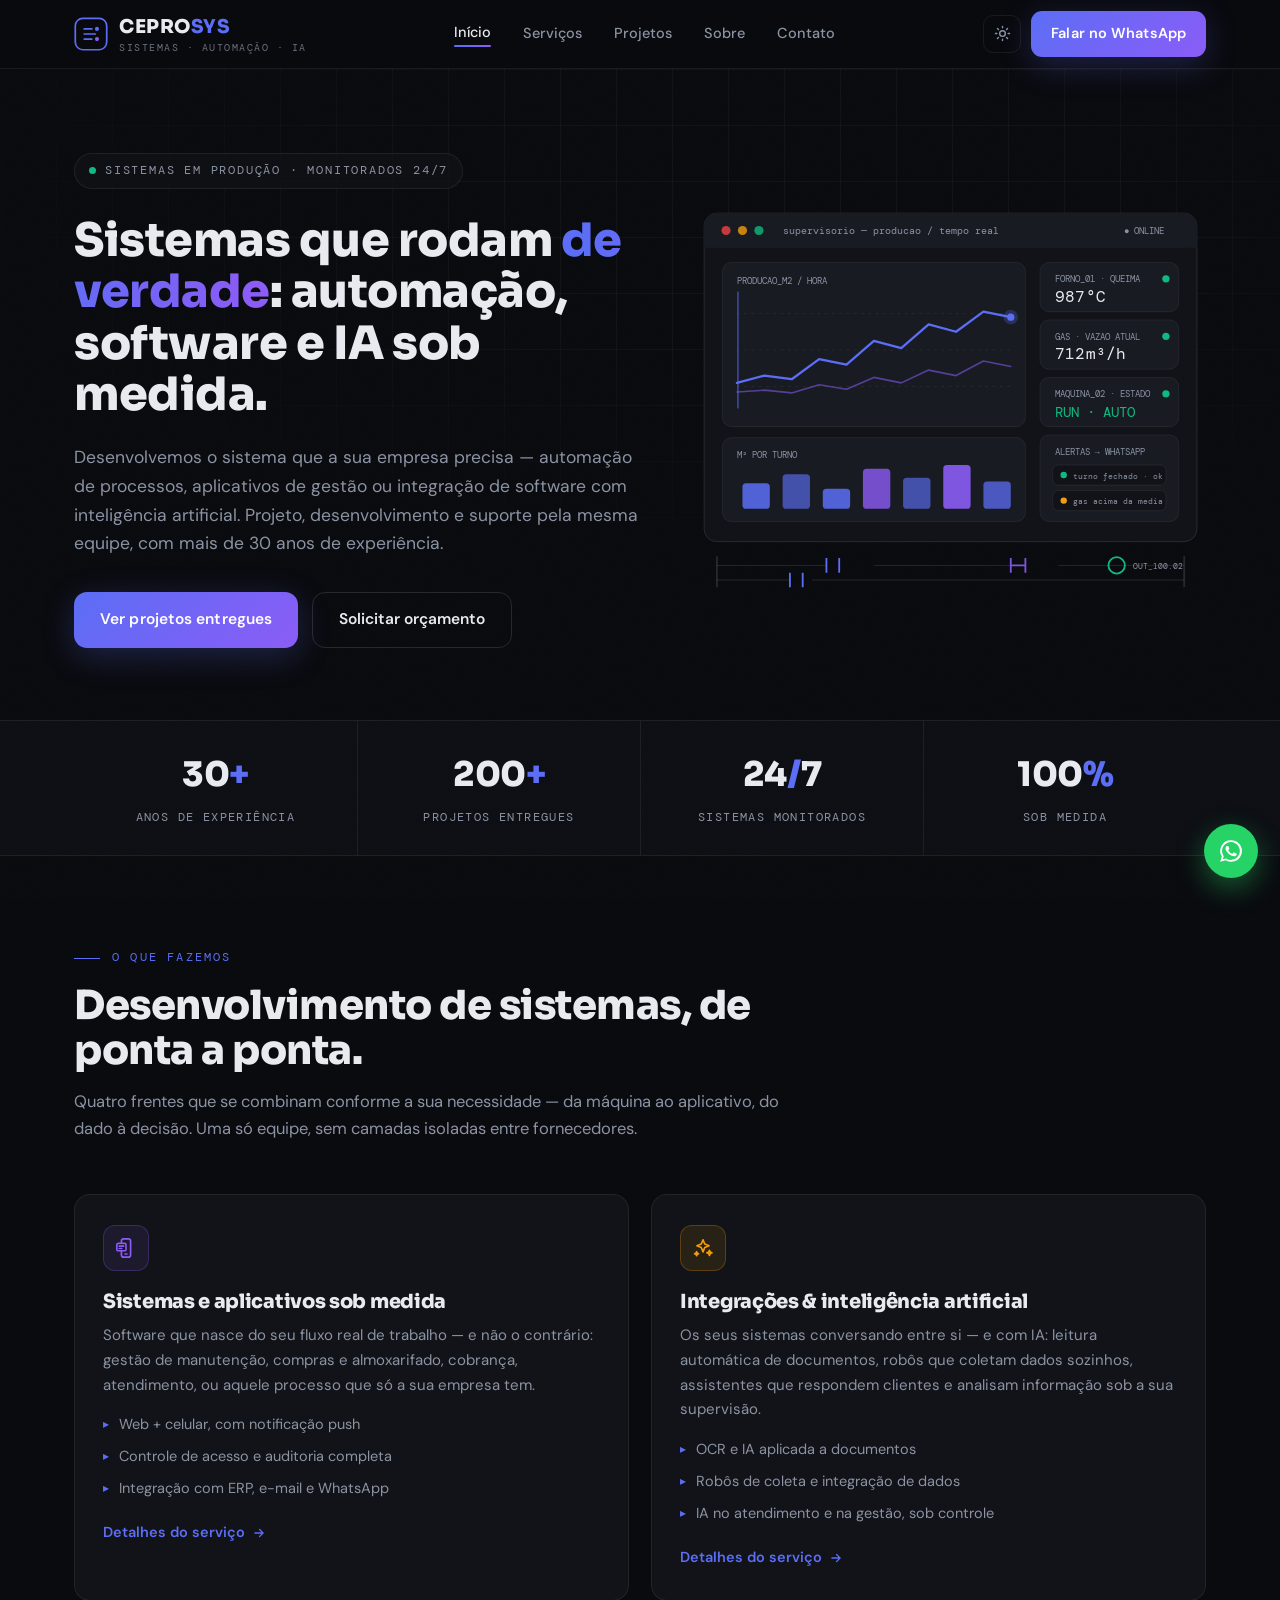
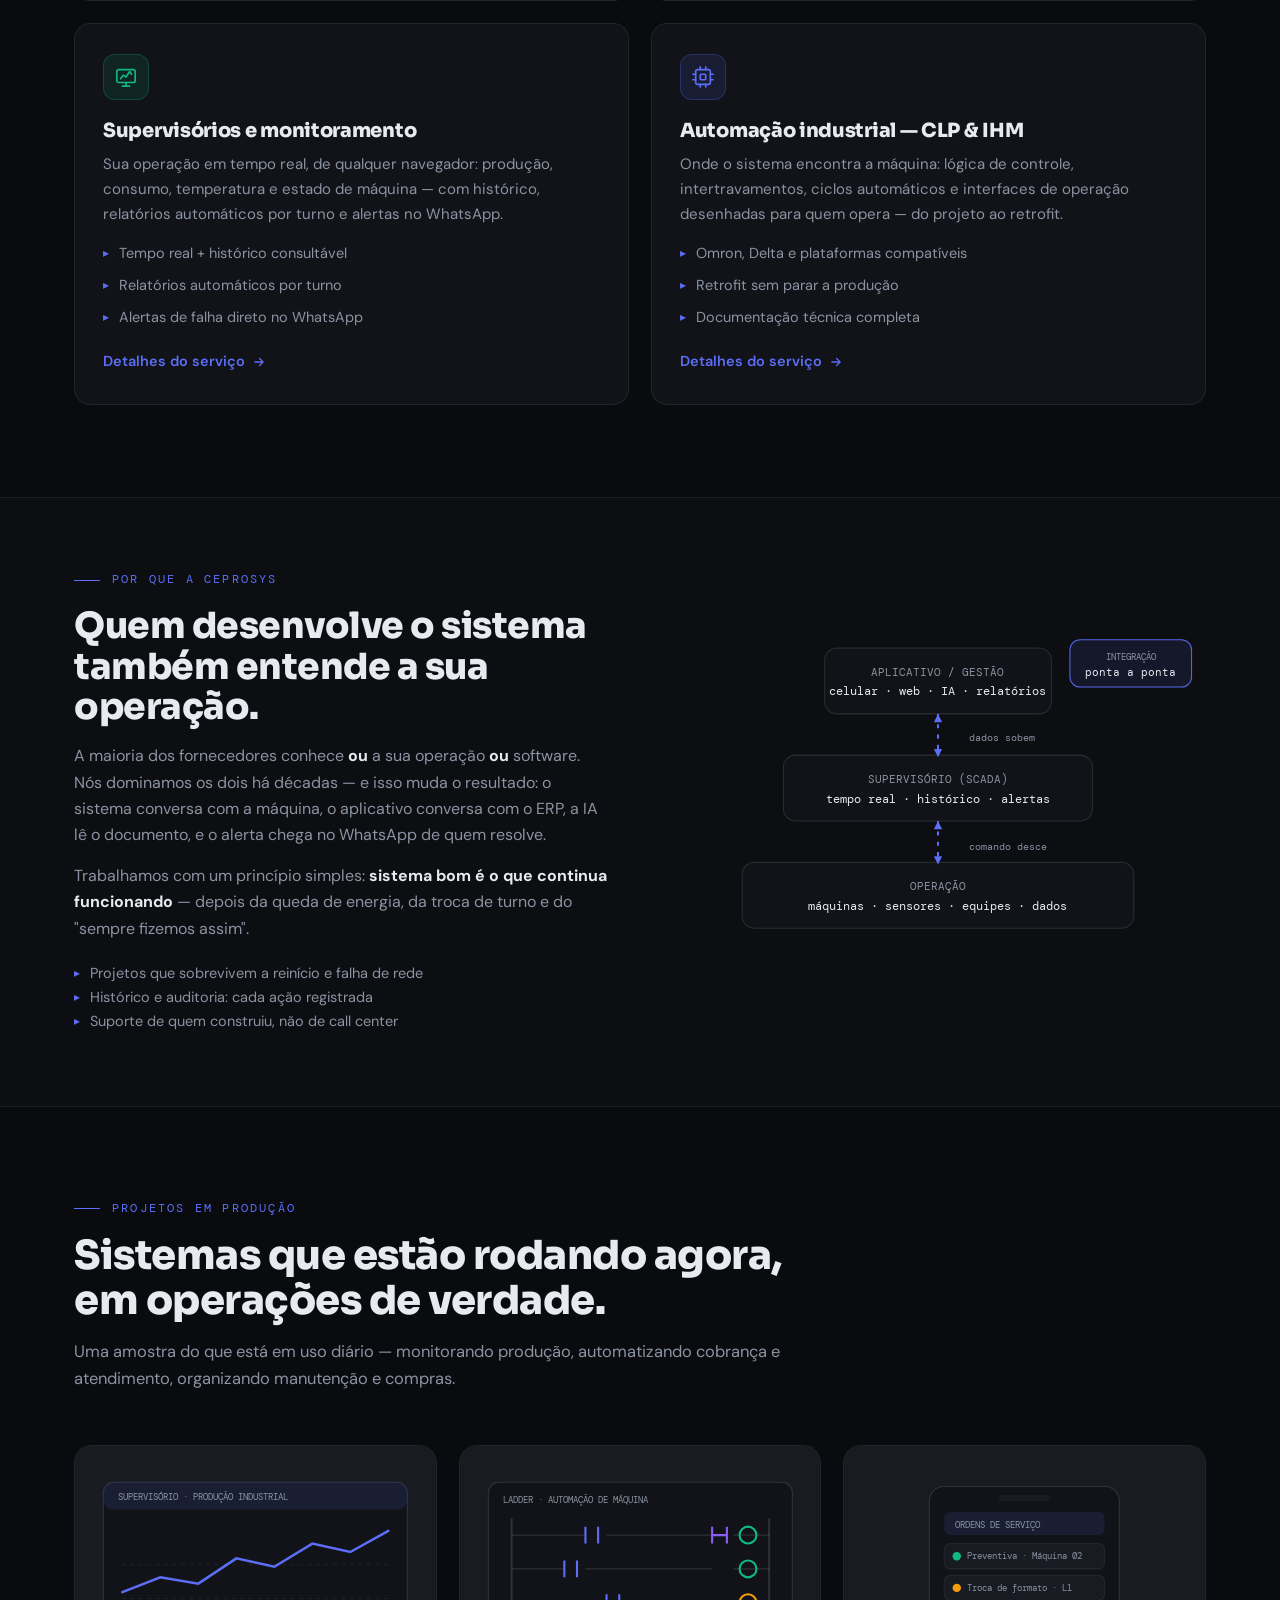
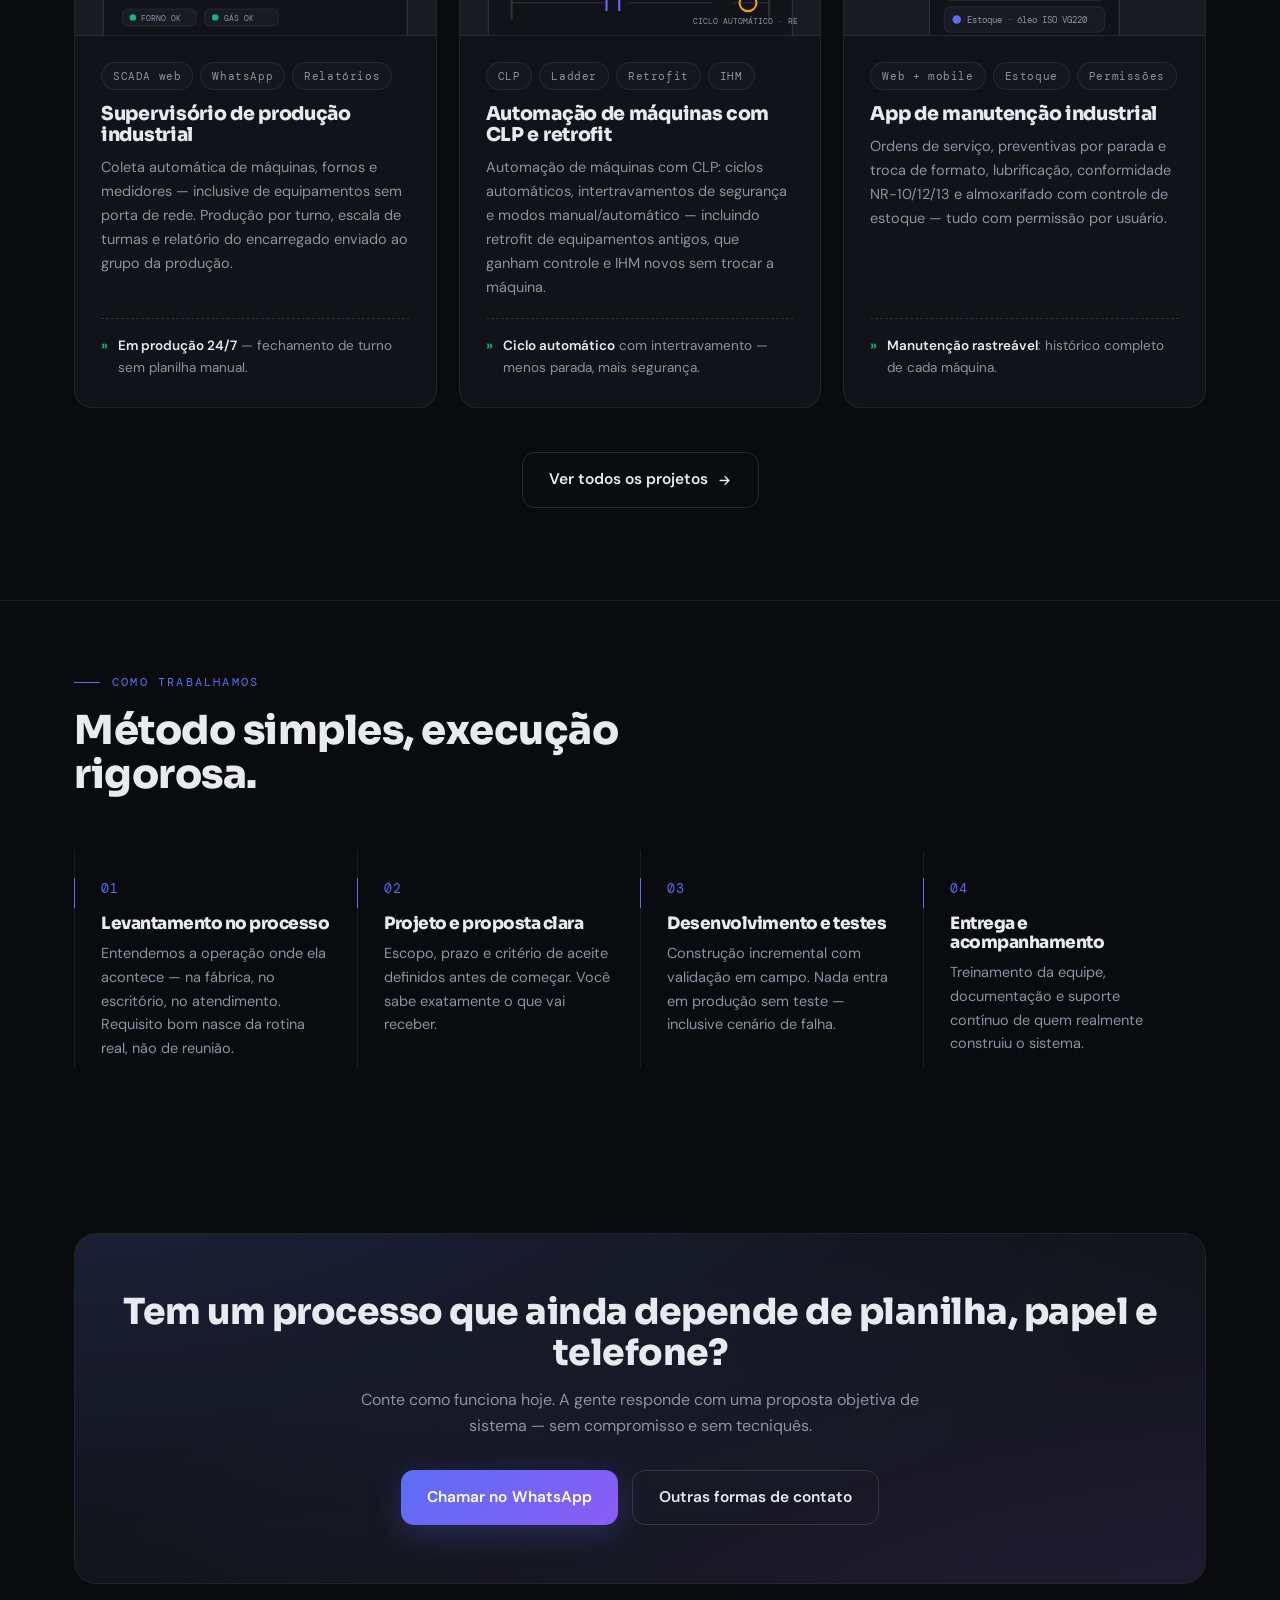
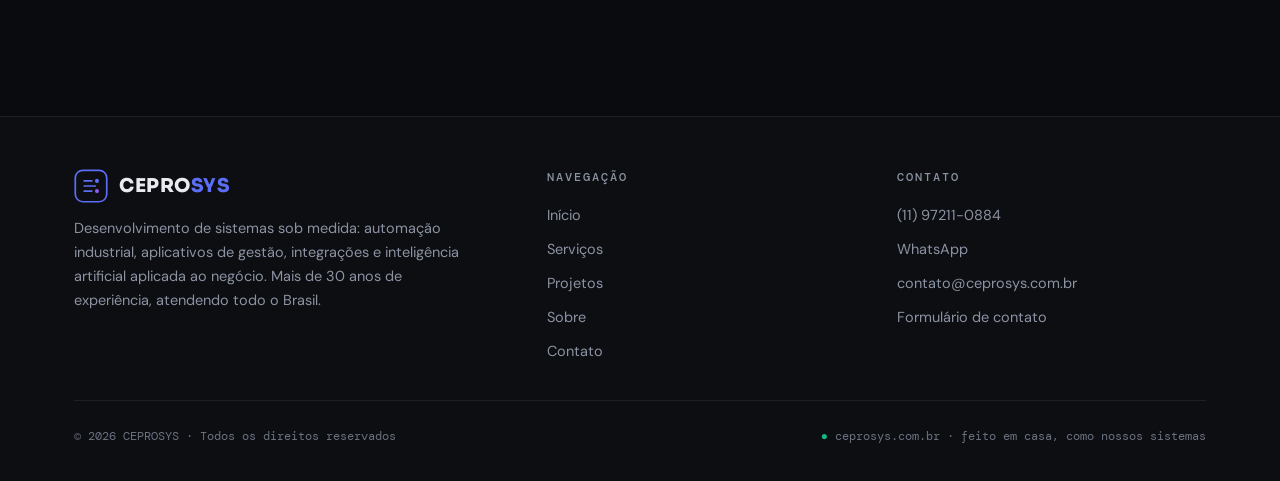
<file: index.html>
<!doctype html>
<html lang="pt-BR" class="dark">
<head>
  <meta charset="UTF-8" />
  <meta name="viewport" content="width=device-width, initial-scale=1.0" />
  <title>CEPROSYS — Desenvolvimento de Sistemas: Automação, Software e IA</title>
  <meta name="description" content="Desenvolvimento de sistemas sob medida para qualquer empresa: automação industrial, supervisórios em tempo real, aplicativos de gestão e integrações com inteligência artificial." />
  <link rel="canonical" href="https://ceprosys.com.br/" />
  <link rel="icon" type="image/svg+xml" href="/assets/img/favicon.svg" />
  <meta property="og:type" content="website" />
  <meta property="og:site_name" content="CEPROSYS" />
  <meta property="og:title" content="CEPROSYS — Desenvolvimento de Sistemas: Automação, Software e IA" />
  <meta property="og:description" content="Sistemas que rodam de verdade: automação, aplicativos e IA sob medida. 30+ anos de experiência." />
  <meta property="og:url" content="https://ceprosys.com.br/" />
  <meta property="og:locale" content="pt_BR" />
  <link rel="preconnect" href="https://fonts.googleapis.com" />
  <link rel="preconnect" href="https://fonts.gstatic.com" crossorigin />
  <link href="https://fonts.googleapis.com/css2?family=Sora:wght@600;700;800&family=DM+Sans:wght@400;500;700&family=DM+Mono:wght@400;500&display=swap" rel="stylesheet" />
  <link rel="stylesheet" href="/assets/css/site.css" />
  <script type="application/ld+json">
  {
    "@context": "https://schema.org",
    "@type": "ProfessionalService",
    "name": "CEPROSYS",
    "url": "https://ceprosys.com.br",
    "telephone": "+55-11-97211-0884",
    "email": "contato@ceprosys.com.br",
    "description": "Desenvolvimento de sistemas sob medida: automação industrial, aplicativos de gestão, integrações e inteligência artificial aplicada.",
    "areaServed": "BR",
    "founder": { "@type": "Person", "name": "Cristiano Elesbão" },
    "knowsAbout": ["Desenvolvimento de software", "Automação industrial", "Sistemas supervisórios SCADA", "Programação de CLP", "Integração de sistemas", "Inteligência artificial aplicada"]
  }
  </script>
</head>
<body>

<header class="topbar">
  <div class="wrap topbar-in">
    <a class="brand" href="/" aria-label="CEPROSYS — página inicial">
      <svg class="brand-mark" viewBox="0 0 40 40" fill="none" aria-hidden="true">
        <rect x="1.5" y="1.5" width="37" height="37" rx="9" stroke="url(#bm)" stroke-width="2"/>
        <path d="M12 12v16" stroke="url(#bm)" stroke-width="2" stroke-linecap="round"/>
        <path d="M12 14h9M12 20h13M12 26h9" stroke="url(#bm)" stroke-width="2" stroke-linecap="round"/>
        <circle cx="27" cy="14" r="2.4" fill="#5b6ef5"/>
        <circle cx="27" cy="26" r="2.4" fill="#8b5cf6"/>
        <defs>
          <linearGradient id="bm" x1="0" y1="0" x2="40" y2="40">
            <stop stop-color="#5b6ef5"/><stop offset="1" stop-color="#8b5cf6"/>
          </linearGradient>
        </defs>
      </svg>
      <span>
        <span class="brand-name">CEPRO<em>SYS</em></span>
        <span class="brand-tag" style="display:block">Sistemas · Automação · IA</span>
      </span>
    </a>

    <nav class="nav" id="siteNav" aria-label="Navegação principal">
      <a href="/" class="on">Início</a>
      <a href="/servicos.html">Serviços</a>
      <a href="/projetos.html">Projetos</a>
      <a href="/sobre.html">Sobre</a>
      <a href="/contato.html">Contato</a>
    </nav>

    <div class="top-actions">
      <button class="btn-ghost-icon" id="themeToggle" aria-label="Alternar tema"></button>
      <a class="btn-primary topbar-cta" href="https://wa.me/5511972110884?text=Ol%C3%A1!%20Vim%20pelo%20site%20ceprosys.com.br%20e%20quero%20falar%20sobre%20um%20projeto." target="_blank" rel="noopener">
        Falar no WhatsApp
      </a>
      <button class="nav-burger" id="navBurger" aria-label="Abrir menu" aria-expanded="false">
        <svg width="18" height="18" viewBox="0 0 24 24" fill="none" stroke="currentColor" stroke-width="2" stroke-linecap="round"><path d="M3 6h18M3 12h18M3 18h18"/></svg>
      </button>
    </div>
  </div>
</header>

<main>

  <!-- ============ HERO ============ -->
  <section class="hero">
    <div class="hero-grid-bg" aria-hidden="true"></div>
    <div class="wrap hero-in">
      <div>
        <span class="hero-kicker"><span class="dot-live"></span> Sistemas em produção · monitorados 24/7</span>
        <h1>Sistemas que rodam <span class="grad">de verdade</span>: automação, software e IA sob medida.</h1>
        <p class="hero-sub">
          Desenvolvemos o sistema que a sua empresa precisa — automação de
          processos, aplicativos de gestão ou integração de software com
          inteligência artificial. Projeto, desenvolvimento e suporte pela
          mesma equipe, com mais de 30 anos de experiência.
        </p>
        <div class="hero-ctas">
          <a class="btn-primary btn-lg" href="/projetos.html">Ver projetos entregues</a>
          <a class="btn-outline btn-lg" href="/contato.html">Solicitar orçamento</a>
        </div>
      </div>

      <div class="hero-art fade in" aria-hidden="true">
        <svg class="art-panel" viewBox="0 0 560 430" fill="none">
          <!-- janela do supervisório -->
          <rect x="10" y="10" width="540" height="360" rx="14" fill="var(--surface)" stroke="var(--border2)"/>
          <rect x="10" y="10" width="540" height="38" rx="14" fill="var(--surface2)"/>
          <rect x="10" y="34" width="540" height="14" fill="var(--surface2)"/>
          <circle cx="34" cy="29" r="5" fill="var(--red)" opacity=".8"/>
          <circle cx="52" cy="29" r="5" fill="var(--amber)" opacity=".8"/>
          <circle cx="70" cy="29" r="5" fill="var(--green)" opacity=".8"/>
          <text x="96" y="33" class="txt" font-size="11" fill="var(--muted)">supervisorio — producao / tempo real</text>
          <text x="470" y="33" class="txt" font-size="10" fill="var(--green)">● ONLINE</text>

          <!-- gráfico de linha -->
          <g>
            <rect x="30" y="64" width="332" height="180" rx="10" fill="var(--surface2)" stroke="var(--border)"/>
            <text x="46" y="88" class="txt" font-size="10" fill="var(--muted)">PRODUCAO_M2 / HORA</text>
            <g stroke="var(--border)" stroke-dasharray="3 5">
              <path d="M46 200 h300"/><path d="M46 160 h300"/><path d="M46 120 h300"/>
            </g>
            <polyline points="46,196 76,188 106,192 136,170 166,176 196,150 226,158 256,132 286,140 316,118 346,124"
              stroke="var(--accent)" stroke-width="2.5" stroke-linecap="round" stroke-linejoin="round" fill="none"/>
            <polyline points="46,206 76,204 106,207 136,198 166,203 196,190 226,196 256,182 286,188 316,172 346,178"
              stroke="var(--accent2)" stroke-width="1.8" stroke-linecap="round" stroke-linejoin="round" fill="none" opacity=".55"/>
            <circle cx="346" cy="124" r="4" fill="var(--accent)"/>
            <circle cx="346" cy="124" r="8" fill="var(--accent)" opacity=".25" class="blink"/>
            <!-- linha de varredura -->
            <rect class="scan" x="46" y="96" width="2" height="128" fill="var(--accent)" opacity=".5"/>
          </g>

          <!-- cartões de leitura -->
          <g>
            <rect x="378" y="64" width="152" height="54" rx="10" fill="var(--surface2)" stroke="var(--border)"/>
            <text x="394" y="86" class="txt" font-size="9.5" fill="var(--muted)">FORNO_01 · QUEIMA</text>
            <text x="394" y="107" font-family="'DM Mono',monospace" font-size="17" fill="var(--text)">987&#8202;°C</text>
            <circle cx="516" cy="82" r="4" fill="var(--green)" class="blink"/>

            <rect x="378" y="127" width="152" height="54" rx="10" fill="var(--surface2)" stroke="var(--border)"/>
            <text x="394" y="149" class="txt" font-size="9.5" fill="var(--muted)">GAS · VAZAO ATUAL</text>
            <text x="394" y="170" font-family="'DM Mono',monospace" font-size="17" fill="var(--text)">712&#8202;m³/h</text>
            <circle cx="516" cy="145" r="4" fill="var(--green)"/>

            <rect x="378" y="190" width="152" height="54" rx="10" fill="var(--surface2)" stroke="var(--border)"/>
            <text x="394" y="212" class="txt" font-size="9.5" fill="var(--muted)">MAQUINA_02 · ESTADO</text>
            <text x="394" y="233" font-family="'DM Mono',monospace" font-size="15" fill="var(--green)">RUN · AUTO</text>
            <circle cx="516" cy="208" r="4" fill="var(--green)"/>
          </g>

          <!-- barras por turno -->
          <g>
            <rect x="30" y="256" width="332" height="92" rx="10" fill="var(--surface2)" stroke="var(--border)"/>
            <text x="46" y="278" class="txt" font-size="10" fill="var(--muted)">M² POR TURNO</text>
            <g>
              <rect x="52"  y="306" width="30" height="28" rx="4" fill="var(--accent)" opacity=".85"/>
              <rect x="96"  y="296" width="30" height="38" rx="4" fill="var(--accent)" opacity=".65"/>
              <rect x="140" y="312" width="30" height="22" rx="4" fill="var(--accent)" opacity=".85"/>
              <rect x="184" y="290" width="30" height="44" rx="4" fill="var(--accent2)" opacity=".8"/>
              <rect x="228" y="300" width="30" height="34" rx="4" fill="var(--accent)" opacity=".65"/>
              <rect x="272" y="286" width="30" height="48" rx="4" fill="var(--accent2)" opacity=".9"/>
              <rect x="316" y="304" width="30" height="30" rx="4" fill="var(--accent)" opacity=".75"/>
            </g>
          </g>

          <!-- painel de alarme -->
          <g>
            <rect x="378" y="253" width="152" height="95" rx="10" fill="var(--surface2)" stroke="var(--border)"/>
            <text x="394" y="275" class="txt" font-size="9.5" fill="var(--muted)">ALERTAS → WHATSAPP</text>
            <rect x="392" y="286" width="124" height="22" rx="6" fill="var(--surface)" stroke="var(--border)"/>
            <circle cx="404" cy="297" r="3.5" fill="var(--green)"/>
            <text x="414" y="301" class="txt" font-size="9" fill="var(--muted)">turno fechado · ok</text>
            <rect x="392" y="314" width="124" height="22" rx="6" fill="var(--surface)" stroke="var(--border)"/>
            <circle cx="404" cy="325" r="3.5" fill="var(--amber)" class="blink"/>
            <text x="414" y="329" class="txt" font-size="9" fill="var(--muted)">gas acima da media</text>
          </g>

          <!-- trilho ladder embaixo -->
          <g transform="translate(10, 386)">
            <path d="M14 0 v34 M526 0 v34" stroke="var(--border2)" stroke-width="2"/>
            <path d="M14 10 h120 M186 10 h150 M388 10 h138" stroke="var(--border2)"/>
            <path d="M134 2 v16 M148 2 v16" stroke="var(--accent)" stroke-width="2"/>
            <path d="M336 2 v16 m16 -16 v16 m-16 -8 h16" stroke="var(--accent2)" stroke-width="2" opacity=".9"/>
            <circle cx="452" cy="10" r="9" stroke="var(--green)" stroke-width="2"/>
            <path d="M14 26 h80 M118 26 h408" stroke="var(--border2)"/>
            <path d="M94 18 v16 M108 18 v16" stroke="var(--accent)" stroke-width="2"/>
            <text x="470" y="14" class="txt" font-size="9" fill="var(--muted2)">OUT_100.02</text>
          </g>
        </svg>
      </div>
    </div>
  </section>

  <!-- ============ STATS ============ -->
  <section class="stats">
    <div class="wrap stats-in">
      <div class="stat fade"><b>30<i>+</i></b><span>anos de experiência</span></div>
      <div class="stat fade d1"><b>200<i>+</i></b><span>projetos entregues</span></div>
      <div class="stat fade d2"><b>24<i>/</i>7</b><span>sistemas monitorados</span></div>
      <div class="stat fade d3"><b>100<i>%</i></b><span>sob medida</span></div>
    </div>
  </section>

  <!-- ============ PILARES ============ -->
  <section class="section">
    <div class="wrap">
      <div class="sec-head fade">
        <div class="sec-label">O que fazemos</div>
        <h2>Desenvolvimento de sistemas, de ponta a ponta.</h2>
        <p>Quatro frentes que se combinam conforme a sua necessidade — da máquina ao aplicativo, do dado à decisão. Uma só equipe, sem camadas isoladas entre fornecedores.</p>
      </div>

      <div class="grid-2">
        <article class="card fade">
          <div class="card-icon violet">
            <svg width="22" height="22" viewBox="0 0 24 24" fill="none" stroke="currentColor" stroke-width="1.8" stroke-linecap="round" stroke-linejoin="round"><rect x="7" y="2" width="10" height="20" rx="2.5"/><path d="M11 18.5h2"/><rect x="2" y="7" width="10" height="8" rx="1.5" fill="var(--surface)" ></rect><path d="M4.5 10h5M4.5 12.5h3"/></svg>
          </div>
          <h3>Sistemas e aplicativos sob medida</h3>
          <p>Software que nasce do seu fluxo real de trabalho — e não o contrário: gestão de manutenção, compras e almoxarifado, cobrança, atendimento, ou aquele processo que só a sua empresa tem.</p>
          <ul class="tick-list">
            <li>Web + celular, com notificação push</li>
            <li>Controle de acesso e auditoria completa</li>
            <li>Integração com ERP, e-mail e WhatsApp</li>
          </ul>
          <a class="card-link" href="/servicos.html#apps">Detalhes do serviço
            <svg width="14" height="14" viewBox="0 0 24 24" fill="none" stroke="currentColor" stroke-width="2.2" stroke-linecap="round"><path d="M5 12h14M13 6l6 6-6 6"/></svg>
          </a>
        </article>

        <article class="card fade d1">
          <div class="card-icon amber">
            <svg width="22" height="22" viewBox="0 0 24 24" fill="none" stroke="currentColor" stroke-width="1.8" stroke-linecap="round" stroke-linejoin="round"><path d="M12 3l1.9 4.7L18.6 9.6l-4.7 1.9L12 16.2l-1.9-4.7L5.4 9.6l4.7-1.9z"/><path d="M19 14.5l.8 2 2 .8-2 .8-.8 2-.8-2-2-.8 2-.8z"/><path d="M5 16l.6 1.6L7.2 18.2l-1.6.6L5 20.4l-.6-1.6-1.6-.6 1.6-.6z"/></svg>
          </div>
          <h3>Integrações &amp; inteligência artificial</h3>
          <p>Os seus sistemas conversando entre si — e com IA: leitura automática de documentos, robôs que coletam dados sozinhos, assistentes que respondem clientes e analisam informação sob a sua supervisão.</p>
          <ul class="tick-list">
            <li>OCR e IA aplicada a documentos</li>
            <li>Robôs de coleta e integração de dados</li>
            <li>IA no atendimento e na gestão, sob controle</li>
          </ul>
          <a class="card-link" href="/servicos.html#ia">Detalhes do serviço
            <svg width="14" height="14" viewBox="0 0 24 24" fill="none" stroke="currentColor" stroke-width="2.2" stroke-linecap="round"><path d="M5 12h14M13 6l6 6-6 6"/></svg>
          </a>
        </article>

        <article class="card fade">
          <div class="card-icon green">
            <svg width="22" height="22" viewBox="0 0 24 24" fill="none" stroke="currentColor" stroke-width="1.8" stroke-linecap="round" stroke-linejoin="round"><rect x="2" y="4" width="20" height="14" rx="2"/><path d="M6 14l3-4 3 2 4-6 2 3"/><path d="M8 22h8M12 18v4"/></svg>
          </div>
          <h3>Supervisórios e monitoramento</h3>
          <p>Sua operação em tempo real, de qualquer navegador: produção, consumo, temperatura e estado de máquina — com histórico, relatórios automáticos por turno e alertas no WhatsApp.</p>
          <ul class="tick-list">
            <li>Tempo real + histórico consultável</li>
            <li>Relatórios automáticos por turno</li>
            <li>Alertas de falha direto no WhatsApp</li>
          </ul>
          <a class="card-link" href="/servicos.html#supervisorio">Detalhes do serviço
            <svg width="14" height="14" viewBox="0 0 24 24" fill="none" stroke="currentColor" stroke-width="2.2" stroke-linecap="round"><path d="M5 12h14M13 6l6 6-6 6"/></svg>
          </a>
        </article>

        <article class="card fade d1">
          <div class="card-icon">
            <svg width="22" height="22" viewBox="0 0 24 24" fill="none" stroke="currentColor" stroke-width="1.8" stroke-linecap="round"><rect x="4" y="4" width="16" height="16" rx="2"/><path d="M9 1v3M15 1v3M9 20v3M15 20v3M1 9h3M1 15h3M20 9h3M20 15h3"/><rect x="9" y="9" width="6" height="6" rx="1"/></svg>
          </div>
          <h3>Automação industrial — CLP &amp; IHM</h3>
          <p>Onde o sistema encontra a máquina: lógica de controle, intertravamentos, ciclos automáticos e interfaces de operação desenhadas para quem opera — do projeto ao retrofit.</p>
          <ul class="tick-list">
            <li>Omron, Delta e plataformas compatíveis</li>
            <li>Retrofit sem parar a produção</li>
            <li>Documentação técnica completa</li>
          </ul>
          <a class="card-link" href="/servicos.html#clp">Detalhes do serviço
            <svg width="14" height="14" viewBox="0 0 24 24" fill="none" stroke="currentColor" stroke-width="2.2" stroke-linecap="round"><path d="M5 12h14M13 6l6 6-6 6"/></svg>
          </a>
        </article>
      </div>
    </div>
  </section>

  <!-- ============ DIFERENCIAL ============ -->
  <section class="section tight" style="background: color-mix(in srgb, var(--surface) 45%, transparent); border-top:1px solid var(--border); border-bottom:1px solid var(--border);">
    <div class="wrap split">
      <div class="fade">
        <div class="sec-label">Por que a CEPROSYS</div>
        <h2>Quem desenvolve o sistema também entende a sua operação.</h2>
        <p>A maioria dos fornecedores conhece <b>ou</b> a sua operação <b>ou</b> software. Nós dominamos os dois há décadas — e isso muda o resultado: o sistema conversa com a máquina, o aplicativo conversa com o ERP, a IA lê o documento, e o alerta chega no WhatsApp de quem resolve.</p>
        <p>Trabalhamos com um princípio simples: <strong>sistema bom é o que continua funcionando</strong> — depois da queda de energia, da troca de turno e do "sempre fizemos assim".</p>
        <ul class="tick-list" style="margin-top:20px">
          <li>Projetos que sobrevivem a reinício e falha de rede</li>
          <li>Histórico e auditoria: cada ação registrada</li>
          <li>Suporte de quem construiu, não de call center</li>
        </ul>
      </div>
      <div class="split-art fade d1" aria-hidden="true">
        <svg class="art-panel" viewBox="0 0 520 360" fill="none">
          <!-- pirâmide de integração -->
          <rect x="150" y="30" width="220" height="64" rx="12" fill="var(--surface)" stroke="var(--border2)"/>
          <text x="260" y="57" text-anchor="middle" class="txt" font-size="11" fill="var(--muted)">APLICATIVO / GESTÃO</text>
          <text x="260" y="76" text-anchor="middle" font-family="'DM Mono',monospace" font-size="12" fill="var(--text)">celular · web · IA · relatórios</text>

          <rect x="110" y="134" width="300" height="64" rx="12" fill="var(--surface)" stroke="var(--border2)"/>
          <text x="260" y="161" text-anchor="middle" class="txt" font-size="11" fill="var(--muted)">SUPERVISÓRIO (SCADA)</text>
          <text x="260" y="180" text-anchor="middle" font-family="'DM Mono',monospace" font-size="12" fill="var(--text)">tempo real · histórico · alertas</text>

          <rect x="70" y="238" width="380" height="64" rx="12" fill="var(--surface)" stroke="var(--border2)"/>
          <text x="260" y="265" text-anchor="middle" class="txt" font-size="11" fill="var(--muted)">OPERAÇÃO</text>
          <text x="260" y="284" text-anchor="middle" font-family="'DM Mono',monospace" font-size="12" fill="var(--text)">máquinas · sensores · equipes · dados</text>

          <g stroke="var(--accent)" stroke-width="2" stroke-dasharray="4 6">
            <path d="M260 94 v40"/>
            <path d="M260 198 v40"/>
          </g>
          <g fill="var(--accent)">
            <path d="M256 128 l4 8 4-8z"/><path d="M256 102 l4-8 4 8z"/>
            <path d="M256 232 l4 8 4-8z"/><path d="M256 206 l4-8 4 8z"/>
          </g>
          <text x="290" y="120" class="txt" font-size="9.5" fill="var(--accent)">dados sobem</text>
          <text x="290" y="226" class="txt" font-size="9.5" fill="var(--accent)">comando desce</text>

          <!-- selo -->
          <g transform="translate(388, 22)">
            <rect width="118" height="46" rx="10" fill="var(--accent-soft)" stroke="var(--accent)" opacity=".95"/>
            <text x="59" y="20" text-anchor="middle" class="txt" font-size="9" fill="var(--accent)">INTEGRAÇÃO</text>
            <text x="59" y="35" text-anchor="middle" font-family="'DM Mono',monospace" font-size="11" fill="var(--text)">ponta a ponta</text>
          </g>
        </svg>
      </div>
    </div>
  </section>

  <!-- ============ PROJETOS EM DESTAQUE ============ -->
  <section class="section">
    <div class="wrap">
      <div class="sec-head fade">
        <div class="sec-label">Projetos em produção</div>
        <h2>Sistemas que estão rodando agora, em operações de verdade.</h2>
        <p>Uma amostra do que está em uso diário — monitorando produção, automatizando cobrança e atendimento, organizando manutenção e compras.</p>
      </div>

      <div class="grid-3">
        <article class="case fade">
          <div class="case-visual">
            <svg viewBox="0 0 300 150" fill="none" class="art-panel" aria-hidden="true">
              <rect x="6" y="6" width="288" height="170" rx="10" fill="var(--surface)" stroke="var(--border2)"/>
              <rect x="6" y="6" width="288" height="26" rx="10" fill="var(--accent-soft)"/>
              <text x="20" y="23" class="txt" font-size="9" fill="var(--accent)">SUPERVISÓRIO · PRODUÇÃO INDUSTRIAL</text>
              <polyline points="24,110 60,96 96,102 132,78 168,86 204,64 240,72 276,52" stroke="var(--accent)" stroke-width="2.4" fill="none" stroke-linecap="round"/>
              <g stroke="var(--border)" stroke-dasharray="3 5"><path d="M24 116 h252"/><path d="M24 84 h252"/></g>
              <rect x="24" y="126" width="70" height="16" rx="5" fill="var(--surface2)" stroke="var(--border)"/>
              <circle cx="34" cy="134" r="3" fill="var(--green)"/>
              <text x="42" y="137" class="txt" font-size="8" fill="var(--muted)">FORNO OK</text>
              <rect x="102" y="126" width="70" height="16" rx="5" fill="var(--surface2)" stroke="var(--border)"/>
              <circle cx="112" cy="134" r="3" fill="var(--green)"/>
              <text x="120" y="137" class="txt" font-size="8" fill="var(--muted)">GÁS OK</text>
            </svg>
          </div>
          <div class="case-body">
            <div class="case-tags"><span class="tag">SCADA web</span><span class="tag">WhatsApp</span><span class="tag">Relatórios</span></div>
            <h3>Supervisório de produção industrial</h3>
            <p>Coleta automática de máquinas, fornos e medidores — inclusive de equipamentos sem porta de rede. Produção por turno, escala de turmas e relatório do encarregado enviado ao grupo da produção.</p>
            <div class="case-result"><span><b>Em produção 24/7</b> — fechamento de turno sem planilha manual.</span></div>
          </div>
        </article>

        <article class="case fade d1">
          <div class="case-visual">
            <svg viewBox="0 0 300 150" fill="none" class="art-panel" aria-hidden="true">
              <rect x="6" y="6" width="288" height="170" rx="10" fill="var(--surface)" stroke="var(--border2)"/>
              <text x="20" y="26" class="txt" font-size="9" fill="var(--muted)">LADDER · AUTOMAÇÃO DE MÁQUINA</text>
              <path d="M28 40 v96 M272 40 v96" stroke="var(--border2)" stroke-width="2"/>
              <g stroke="var(--border2)"><path d="M28 56 h70 M118 56 h100 M238 56 h34"/><path d="M28 88 h50 M98 88 h120 M238 88 h34"/><path d="M28 120 h90 M138 120 h80 M238 120 h34"/></g>
              <g stroke="var(--accent)" stroke-width="2"><path d="M98 48 v16 M110 48 v16"/><path d="M78 80 v16 M90 80 v16"/><path d="M118 112 v16 M130 112 v16"/></g>
              <g stroke="var(--accent2)" stroke-width="2"><path d="M218 48 v16 m14-16 v16 m-14-8 h14"/></g>
              <circle cx="252" cy="56" r="8" stroke="var(--green)" stroke-width="2"/>
              <circle cx="252" cy="88" r="8" stroke="var(--green)" stroke-width="2"/>
              <circle cx="252" cy="120" r="8" stroke="var(--amber)" stroke-width="2"/>
              <text x="200" y="140" class="txt" font-size="8" fill="var(--muted2)">CICLO AUTOMÁTICO · RETROFIT</text>
            </svg>
          </div>
          <div class="case-body">
            <div class="case-tags"><span class="tag">CLP</span><span class="tag">Ladder</span><span class="tag">Retrofit</span><span class="tag">IHM</span></div>
            <h3>Automação de máquinas com CLP e retrofit</h3>
            <p>Automação de máquinas com CLP: ciclos automáticos, intertravamentos de segurança e modos manual/automático — incluindo retrofit de equipamentos antigos, que ganham controle e IHM novos sem trocar a máquina.</p>
            <div class="case-result"><span><b>Ciclo automático</b> com intertravamento — menos parada, mais segurança.</span></div>
          </div>
        </article>

        <article class="case fade d2">
          <div class="case-visual">
            <svg viewBox="0 0 300 150" fill="none" class="art-panel" aria-hidden="true">
              <rect x="60" y="10" width="180" height="166" rx="14" fill="var(--surface)" stroke="var(--border2)"/>
              <rect x="126" y="18" width="48" height="6" rx="3" fill="var(--surface2)"/>
              <rect x="74" y="34" width="152" height="22" rx="6" fill="var(--accent-soft)"/>
              <text x="84" y="49" class="txt" font-size="9" fill="var(--accent)">ORDENS DE SERVIÇO</text>
              <g>
                <rect x="74" y="64" width="152" height="24" rx="6" fill="var(--surface2)" stroke="var(--border)"/>
                <circle cx="86" cy="76" r="4" fill="var(--green)"/>
                <text x="96" y="79" class="txt" font-size="8.5" fill="var(--muted)">Preventiva · Máquina 02</text>
                <rect x="74" y="94" width="152" height="24" rx="6" fill="var(--surface2)" stroke="var(--border)"/>
                <circle cx="86" cy="106" r="4" fill="var(--amber)"/>
                <text x="96" y="109" class="txt" font-size="8.5" fill="var(--muted)">Troca de formato · L1</text>
                <rect x="74" y="124" width="152" height="24" rx="6" fill="var(--surface2)" stroke="var(--border)"/>
                <circle cx="86" cy="136" r="4" fill="var(--accent)"/>
                <text x="96" y="139" class="txt" font-size="8.5" fill="var(--muted)">Estoque · óleo ISO VG220</text>
              </g>
            </svg>
          </div>
          <div class="case-body">
            <div class="case-tags"><span class="tag">Web + mobile</span><span class="tag">Estoque</span><span class="tag">Permissões</span></div>
            <h3>App de manutenção industrial</h3>
            <p>Ordens de serviço, preventivas por parada e troca de formato, lubrificação, conformidade NR-10/12/13 e almoxarifado com controle de estoque — tudo com permissão por usuário.</p>
            <div class="case-result"><span><b>Manutenção rastreável</b>: histórico completo de cada máquina.</span></div>
          </div>
        </article>
      </div>

      <div style="text-align:center; margin-top:44px" class="fade">
        <a class="btn-outline btn-lg" href="/projetos.html">Ver todos os projetos
          <svg width="15" height="15" viewBox="0 0 24 24" fill="none" stroke="currentColor" stroke-width="2.2" stroke-linecap="round"><path d="M5 12h14M13 6l6 6-6 6"/></svg>
        </a>
      </div>
    </div>
  </section>

  <!-- ============ PROCESSO ============ -->
  <section class="section tight" style="border-top:1px solid var(--border)">
    <div class="wrap">
      <div class="sec-head fade">
        <div class="sec-label">Como trabalhamos</div>
        <h2>Método simples, execução rigorosa.</h2>
      </div>
      <div class="steps">
        <div class="step fade">
          <h3>Levantamento no processo</h3>
          <p>Entendemos a operação onde ela acontece — na fábrica, no escritório, no atendimento. Requisito bom nasce da rotina real, não de reunião.</p>
        </div>
        <div class="step fade d1">
          <h3>Projeto e proposta clara</h3>
          <p>Escopo, prazo e critério de aceite definidos antes de começar. Você sabe exatamente o que vai receber.</p>
        </div>
        <div class="step fade d2">
          <h3>Desenvolvimento e testes</h3>
          <p>Construção incremental com validação em campo. Nada entra em produção sem teste — inclusive cenário de falha.</p>
        </div>
        <div class="step fade d3">
          <h3>Entrega e acompanhamento</h3>
          <p>Treinamento da equipe, documentação e suporte contínuo de quem realmente construiu o sistema.</p>
        </div>
      </div>
    </div>
  </section>

  <!-- ============ CTA ============ -->
  <section class="section">
    <div class="wrap">
      <div class="cta-band fade">
        <h2>Tem um processo que ainda depende de planilha, papel e telefone?</h2>
        <p>Conte como funciona hoje. A gente responde com uma proposta objetiva de sistema — sem compromisso e sem tecniquês.</p>
        <div class="hero-ctas">
          <a class="btn-primary btn-lg" href="https://wa.me/5511972110884?text=Ol%C3%A1!%20Vim%20pelo%20site%20ceprosys.com.br%20e%20quero%20falar%20sobre%20um%20projeto." target="_blank" rel="noopener">Chamar no WhatsApp</a>
          <a class="btn-outline btn-lg" href="/contato.html">Outras formas de contato</a>
        </div>
      </div>
    </div>
  </section>

</main>

<footer class="footer">
  <div class="wrap">
    <div class="footer-in">
      <div>
        <a class="brand" href="/">
          <svg class="brand-mark" viewBox="0 0 40 40" fill="none" aria-hidden="true">
            <rect x="1.5" y="1.5" width="37" height="37" rx="9" stroke="url(#bmf)" stroke-width="2"/>
            <path d="M12 12v16" stroke="url(#bmf)" stroke-width="2" stroke-linecap="round"/>
            <path d="M12 14h9M12 20h13M12 26h9" stroke="url(#bmf)" stroke-width="2" stroke-linecap="round"/>
            <circle cx="27" cy="14" r="2.4" fill="#5b6ef5"/><circle cx="27" cy="26" r="2.4" fill="#8b5cf6"/>
            <defs><linearGradient id="bmf" x1="0" y1="0" x2="40" y2="40"><stop stop-color="#5b6ef5"/><stop offset="1" stop-color="#8b5cf6"/></linearGradient></defs>
          </svg>
          <span><span class="brand-name">CEPRO<em>SYS</em></span></span>
        </a>
        <p>Desenvolvimento de sistemas sob medida: automação industrial, aplicativos de gestão, integrações e inteligência artificial aplicada ao negócio. Mais de 30 anos de experiência, atendendo todo o Brasil.</p>
      </div>
      <div>
        <h4>Navegação</h4>
        <div class="footer-links">
          <a href="/">Início</a>
          <a href="/servicos.html">Serviços</a>
          <a href="/projetos.html">Projetos</a>
          <a href="/sobre.html">Sobre</a>
          <a href="/contato.html">Contato</a>
        </div>
      </div>
      <div>
        <h4>Contato</h4>
        <div class="footer-links">
          <a href="tel:+5511972110884">(11) 97211-0884</a>
          <a href="https://wa.me/5511972110884" target="_blank" rel="noopener">WhatsApp</a>
          <a href="mailto:contato@ceprosys.com.br">contato@ceprosys.com.br</a>
          <a href="/contato.html">Formulário de contato</a>
        </div>
      </div>
    </div>
    <div class="footer-bottom">
      <span>© <span data-year>2026</span> CEPROSYS · Todos os direitos reservados</span>
      <span><span class="up">●</span> ceprosys.com.br · feito em casa, como nossos sistemas</span>
    </div>
  </div>
</footer>

<a class="wa-float" href="https://wa.me/5511972110884?text=Ol%C3%A1!%20Vim%20pelo%20site%20ceprosys.com.br." target="_blank" rel="noopener" aria-label="Falar no WhatsApp">
  <svg width="26" height="26" viewBox="0 0 24 24" fill="currentColor"><path d="M12 2a9.9 9.9 0 0 0-8.5 15.1L2 22l5-1.4A10 10 0 1 0 12 2zm0 18.2a8.2 8.2 0 0 1-4.2-1.1l-.3-.2-3 .8.8-2.9-.2-.3A8.2 8.2 0 1 1 12 20.2zm4.6-6.1c-.3-.1-1.5-.7-1.7-.8-.2-.1-.4-.1-.6.1-.2.3-.7.8-.8 1-.1.2-.3.2-.5.1a6.7 6.7 0 0 1-2-1.2 7.4 7.4 0 0 1-1.4-1.7c-.1-.3 0-.4.1-.5l.4-.5c.1-.2.2-.3.3-.5v-.5c0-.1-.6-1.4-.8-1.9-.2-.5-.4-.4-.6-.4h-.5c-.2 0-.5.1-.7.3a2.8 2.8 0 0 0-.9 2.1c0 1.2.9 2.4 1 2.6.1.2 1.8 2.8 4.4 3.9a15 15 0 0 0 1.5.5 3.6 3.6 0 0 0 1.6.1c.5-.1 1.5-.6 1.7-1.2.2-.6.2-1.1.1-1.2l-.4-.2z"/></svg>
</a>

<script src="/assets/js/site.js"></script>
</body>
</html>
</file>
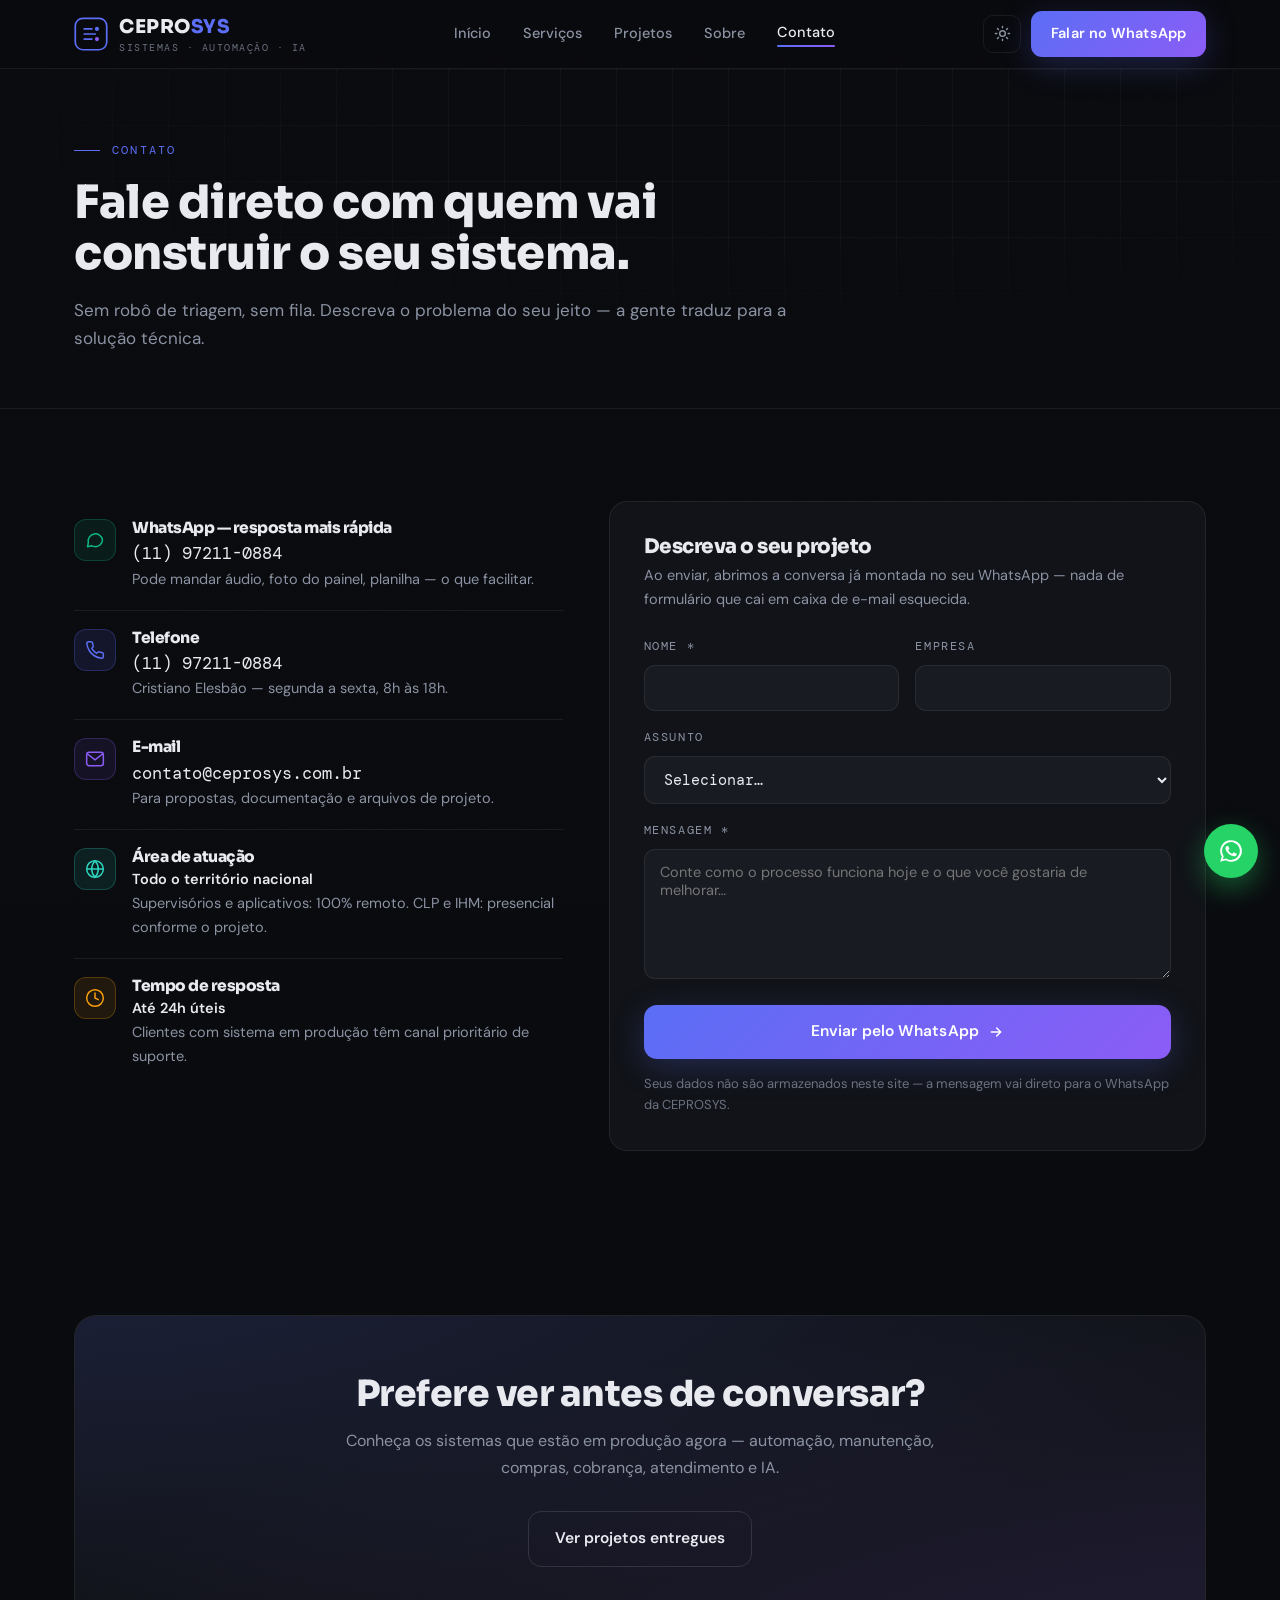
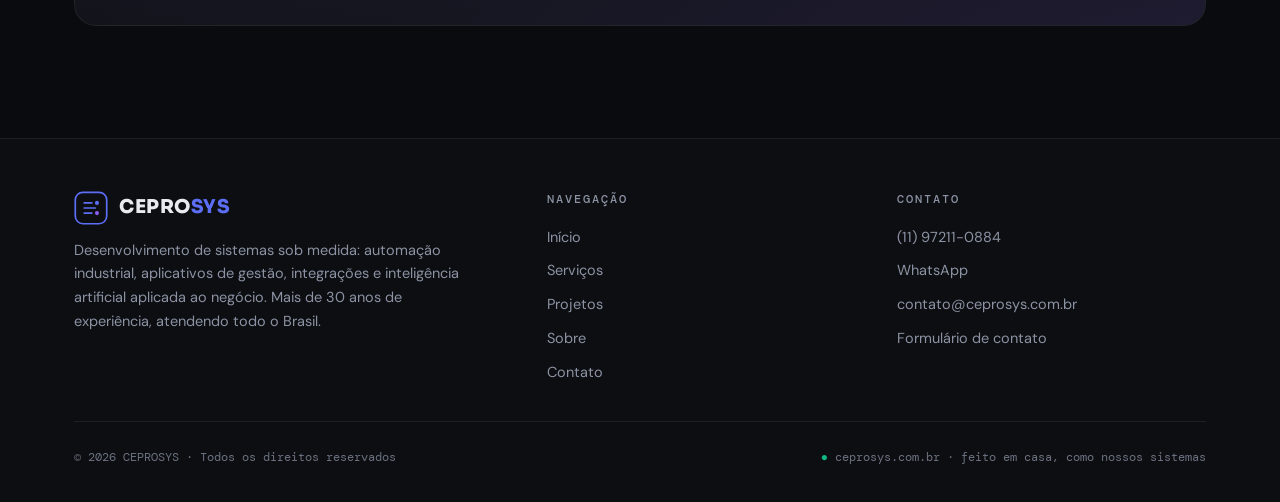
<file: contato.html>
<!doctype html>
<html lang="pt-BR" class="dark">
<head>
  <meta charset="UTF-8" />
  <meta name="viewport" content="width=device-width, initial-scale=1.0" />
  <title>Contato — Fale com a CEPROSYS | (11) 97211-0884</title>
  <meta name="description" content="Fale direto com quem faz: WhatsApp (11) 97211-0884. Orçamento de desenvolvimento de sistemas, automação, aplicativos e IA para sua empresa. Atendimento em todo o Brasil." />
  <link rel="canonical" href="https://ceprosys.com.br/contato.html" />
  <link rel="icon" type="image/svg+xml" href="/assets/img/favicon.svg" />
  <meta property="og:type" content="website" />
  <meta property="og:site_name" content="CEPROSYS" />
  <meta property="og:title" content="Contato | CEPROSYS" />
  <meta property="og:description" content="WhatsApp (11) 97211-0884 — orçamento de sistemas, automação e IA. Todo o Brasil." />
  <meta property="og:url" content="https://ceprosys.com.br/contato.html" />
  <meta property="og:locale" content="pt_BR" />
  <link rel="preconnect" href="https://fonts.googleapis.com" />
  <link rel="preconnect" href="https://fonts.gstatic.com" crossorigin />
  <link href="https://fonts.googleapis.com/css2?family=Sora:wght@600;700;800&family=DM+Sans:wght@400;500;700&family=DM+Mono:wght@400;500&display=swap" rel="stylesheet" />
  <link rel="stylesheet" href="/assets/css/site.css" />
</head>
<body>

<header class="topbar">
  <div class="wrap topbar-in">
    <a class="brand" href="/" aria-label="CEPROSYS — página inicial">
      <svg class="brand-mark" viewBox="0 0 40 40" fill="none" aria-hidden="true">
        <rect x="1.5" y="1.5" width="37" height="37" rx="9" stroke="url(#bm)" stroke-width="2"/>
        <path d="M12 12v16" stroke="url(#bm)" stroke-width="2" stroke-linecap="round"/>
        <path d="M12 14h9M12 20h13M12 26h9" stroke="url(#bm)" stroke-width="2" stroke-linecap="round"/>
        <circle cx="27" cy="14" r="2.4" fill="#5b6ef5"/><circle cx="27" cy="26" r="2.4" fill="#8b5cf6"/>
        <defs><linearGradient id="bm" x1="0" y1="0" x2="40" y2="40"><stop stop-color="#5b6ef5"/><stop offset="1" stop-color="#8b5cf6"/></linearGradient></defs>
      </svg>
      <span>
        <span class="brand-name">CEPRO<em>SYS</em></span>
        <span class="brand-tag" style="display:block">Sistemas · Automação · IA</span>
      </span>
    </a>
    <nav class="nav" id="siteNav" aria-label="Navegação principal">
      <a href="/">Início</a>
      <a href="/servicos.html">Serviços</a>
      <a href="/projetos.html">Projetos</a>
      <a href="/sobre.html">Sobre</a>
      <a href="/contato.html" class="on">Contato</a>
    </nav>
    <div class="top-actions">
      <button class="btn-ghost-icon" id="themeToggle" aria-label="Alternar tema"></button>
      <a class="btn-primary topbar-cta" href="https://wa.me/5511972110884?text=Ol%C3%A1!%20Vim%20pelo%20site%20ceprosys.com.br%20e%20quero%20falar%20sobre%20um%20projeto." target="_blank" rel="noopener">Falar no WhatsApp</a>
      <button class="nav-burger" id="navBurger" aria-label="Abrir menu" aria-expanded="false">
        <svg width="18" height="18" viewBox="0 0 24 24" fill="none" stroke="currentColor" stroke-width="2" stroke-linecap="round"><path d="M3 6h18M3 12h18M3 18h18"/></svg>
      </button>
    </div>
  </div>
</header>

<main>

  <section class="page-head">
    <div class="hero-grid-bg" aria-hidden="true"></div>
    <div class="wrap">
      <div class="sec-label">Contato</div>
      <h1>Fale direto com quem vai construir o seu sistema.</h1>
      <p>Sem robô de triagem, sem fila. Descreva o problema do seu jeito — a gente traduz para a solução técnica.</p>
    </div>
  </section>

  <section class="section">
    <div class="wrap contact-grid">

      <div class="fade">
        <div class="contact-item">
          <div class="card-icon green">
            <svg width="20" height="20" viewBox="0 0 24 24" fill="none" stroke="currentColor" stroke-width="1.8" stroke-linecap="round" stroke-linejoin="round"><path d="M21 11.5a8.4 8.4 0 0 1-9.3 8.4 8.6 8.6 0 0 1-3.7-.9L3 20l1-4.9a8.4 8.4 0 1 1 17-3.6z"/></svg>
          </div>
          <div>
            <h3>WhatsApp — resposta mais rápida</h3>
            <a class="big" href="https://wa.me/5511972110884?text=Ol%C3%A1!%20Vim%20pelo%20site%20ceprosys.com.br." target="_blank" rel="noopener">(11) 97211-0884</a>
            <p>Pode mandar áudio, foto do painel, planilha — o que facilitar.</p>
          </div>
        </div>

        <div class="contact-item">
          <div class="card-icon">
            <svg width="20" height="20" viewBox="0 0 24 24" fill="none" stroke="currentColor" stroke-width="1.8" stroke-linecap="round" stroke-linejoin="round"><path d="M22 16.9v3a2 2 0 0 1-2.2 2 19.8 19.8 0 0 1-8.6-3 19.5 19.5 0 0 1-6-6 19.8 19.8 0 0 1-3-8.7A2 2 0 0 1 4.1 2h3a2 2 0 0 1 2 1.7c.1 1 .4 2 .7 2.9a2 2 0 0 1-.4 2.1L8.1 10a16 16 0 0 0 6 6l1.3-1.3a2 2 0 0 1 2.1-.4c.9.3 1.9.6 2.9.7a2 2 0 0 1 1.6 2z"/></svg>
          </div>
          <div>
            <h3>Telefone</h3>
            <a class="big" href="tel:+5511972110884">(11) 97211-0884</a>
            <p>Cristiano Elesbão — segunda a sexta, 8h às 18h.</p>
          </div>
        </div>

        <div class="contact-item">
          <div class="card-icon violet">
            <svg width="20" height="20" viewBox="0 0 24 24" fill="none" stroke="currentColor" stroke-width="1.8" stroke-linecap="round" stroke-linejoin="round"><rect x="2" y="4" width="20" height="16" rx="3"/><path d="m3 6 9 7 9-7"/></svg>
          </div>
          <div>
            <h3>E-mail</h3>
            <a class="big" href="mailto:contato@ceprosys.com.br">contato@ceprosys.com.br</a>
            <p>Para propostas, documentação e arquivos de projeto.</p>
          </div>
        </div>

        <div class="contact-item">
          <div class="card-icon teal">
            <svg width="20" height="20" viewBox="0 0 24 24" fill="none" stroke="currentColor" stroke-width="1.8" stroke-linecap="round" stroke-linejoin="round"><circle cx="12" cy="12" r="10"/><path d="M2 12h20M12 2a15.3 15.3 0 0 1 4 10 15.3 15.3 0 0 1-4 10 15.3 15.3 0 0 1-4-10 15.3 15.3 0 0 1 4-10z"/></svg>
          </div>
          <div>
            <h3>Área de atuação</h3>
            <p style="color:var(--text); font-weight:600">Todo o território nacional</p>
            <p>Supervisórios e aplicativos: 100% remoto. CLP e IHM: presencial conforme o projeto.</p>
          </div>
        </div>

        <div class="contact-item">
          <div class="card-icon amber">
            <svg width="20" height="20" viewBox="0 0 24 24" fill="none" stroke="currentColor" stroke-width="1.8" stroke-linecap="round" stroke-linejoin="round"><circle cx="12" cy="12" r="10"/><path d="M12 6v6l4 2"/></svg>
          </div>
          <div>
            <h3>Tempo de resposta</h3>
            <p style="color:var(--text); font-weight:600">Até 24h úteis</p>
            <p>Clientes com sistema em produção têm canal prioritário de suporte.</p>
          </div>
        </div>
      </div>

      <div class="form-card fade d1">
        <h3>Descreva o seu projeto</h3>
        <p class="form-sub">Ao enviar, abrimos a conversa já montada no seu WhatsApp — nada de formulário que cai em caixa de e-mail esquecida.</p>
        <form id="waForm">
          <div class="form-row">
            <div class="field">
              <label for="fNome">Nome *</label>
              <input id="fNome" name="nome" type="text" required autocomplete="name" />
            </div>
            <div class="field">
              <label for="fEmpresa">Empresa</label>
              <input id="fEmpresa" name="empresa" type="text" autocomplete="organization" />
            </div>
          </div>
          <div class="field">
            <label for="fAssunto">Assunto</label>
            <select id="fAssunto" name="assunto">
              <option value="">Selecionar…</option>
              <option>Programação de CLP / IHM</option>
              <option>Supervisório (SCADA)</option>
              <option>Aplicativo para empresa</option>
              <option>Integração de sistemas / IA</option>
              <option>Suporte / manutenção de sistema</option>
              <option>Outro</option>
            </select>
          </div>
          <div class="field">
            <label for="fMsg">Mensagem *</label>
            <textarea id="fMsg" name="mensagem" required placeholder="Conte como o processo funciona hoje e o que você gostaria de melhorar…"></textarea>
          </div>
          <button class="btn-primary btn-lg" type="submit" style="width:100%; justify-content:center">
            Enviar pelo WhatsApp
            <svg width="16" height="16" viewBox="0 0 24 24" fill="none" stroke="currentColor" stroke-width="2.2" stroke-linecap="round"><path d="M5 12h14M13 6l6 6-6 6"/></svg>
          </button>
          <p class="form-note">Seus dados não são armazenados neste site — a mensagem vai direto para o WhatsApp da CEPROSYS.</p>
        </form>
      </div>

    </div>
  </section>

  <section class="section tight">
    <div class="wrap">
      <div class="cta-band fade">
        <h2>Prefere ver antes de conversar?</h2>
        <p>Conheça os sistemas que estão em produção agora — automação, manutenção, compras, cobrança, atendimento e IA.</p>
        <div class="hero-ctas">
          <a class="btn-outline btn-lg" href="/projetos.html">Ver projetos entregues</a>
        </div>
      </div>
    </div>
  </section>

</main>

<footer class="footer">
  <div class="wrap">
    <div class="footer-in">
      <div>
        <a class="brand" href="/">
          <svg class="brand-mark" viewBox="0 0 40 40" fill="none" aria-hidden="true">
            <rect x="1.5" y="1.5" width="37" height="37" rx="9" stroke="url(#bmf)" stroke-width="2"/>
            <path d="M12 12v16" stroke="url(#bmf)" stroke-width="2" stroke-linecap="round"/>
            <path d="M12 14h9M12 20h13M12 26h9" stroke="url(#bmf)" stroke-width="2" stroke-linecap="round"/>
            <circle cx="27" cy="14" r="2.4" fill="#5b6ef5"/><circle cx="27" cy="26" r="2.4" fill="#8b5cf6"/>
            <defs><linearGradient id="bmf" x1="0" y1="0" x2="40" y2="40"><stop stop-color="#5b6ef5"/><stop offset="1" stop-color="#8b5cf6"/></linearGradient></defs>
          </svg>
          <span><span class="brand-name">CEPRO<em>SYS</em></span></span>
        </a>
        <p>Desenvolvimento de sistemas sob medida: automação industrial, aplicativos de gestão, integrações e inteligência artificial aplicada ao negócio. Mais de 30 anos de experiência, atendendo todo o Brasil.</p>
      </div>
      <div>
        <h4>Navegação</h4>
        <div class="footer-links">
          <a href="/">Início</a>
          <a href="/servicos.html">Serviços</a>
          <a href="/projetos.html">Projetos</a>
          <a href="/sobre.html">Sobre</a>
          <a href="/contato.html">Contato</a>
        </div>
      </div>
      <div>
        <h4>Contato</h4>
        <div class="footer-links">
          <a href="tel:+5511972110884">(11) 97211-0884</a>
          <a href="https://wa.me/5511972110884" target="_blank" rel="noopener">WhatsApp</a>
          <a href="mailto:contato@ceprosys.com.br">contato@ceprosys.com.br</a>
          <a href="/contato.html">Formulário de contato</a>
        </div>
      </div>
    </div>
    <div class="footer-bottom">
      <span>© <span data-year>2026</span> CEPROSYS · Todos os direitos reservados</span>
      <span><span class="up">●</span> ceprosys.com.br · feito em casa, como nossos sistemas</span>
    </div>
  </div>
</footer>

<a class="wa-float" href="https://wa.me/5511972110884?text=Ol%C3%A1!%20Vim%20pelo%20site%20ceprosys.com.br." target="_blank" rel="noopener" aria-label="Falar no WhatsApp">
  <svg width="26" height="26" viewBox="0 0 24 24" fill="currentColor"><path d="M12 2a9.9 9.9 0 0 0-8.5 15.1L2 22l5-1.4A10 10 0 1 0 12 2zm0 18.2a8.2 8.2 0 0 1-4.2-1.1l-.3-.2-3 .8.8-2.9-.2-.3A8.2 8.2 0 1 1 12 20.2zm4.6-6.1c-.3-.1-1.5-.7-1.7-.8-.2-.1-.4-.1-.6.1-.2.3-.7.8-.8 1-.1.2-.3.2-.5.1a6.7 6.7 0 0 1-2-1.2 7.4 7.4 0 0 1-1.4-1.7c-.1-.3 0-.4.1-.5l.4-.5c.1-.2.2-.3.3-.5v-.5c0-.1-.6-1.4-.8-1.9-.2-.5-.4-.4-.6-.4h-.5c-.2 0-.5.1-.7.3a2.8 2.8 0 0 0-.9 2.1c0 1.2.9 2.4 1 2.6.1.2 1.8 2.8 4.4 3.9a15 15 0 0 0 1.5.5 3.6 3.6 0 0 0 1.6.1c.5-.1 1.5-.6 1.7-1.2.2-.6.2-1.1.1-1.2l-.4-.2z"/></svg>
</a>

<script src="/assets/js/site.js"></script>
</body>
</html>
</file>
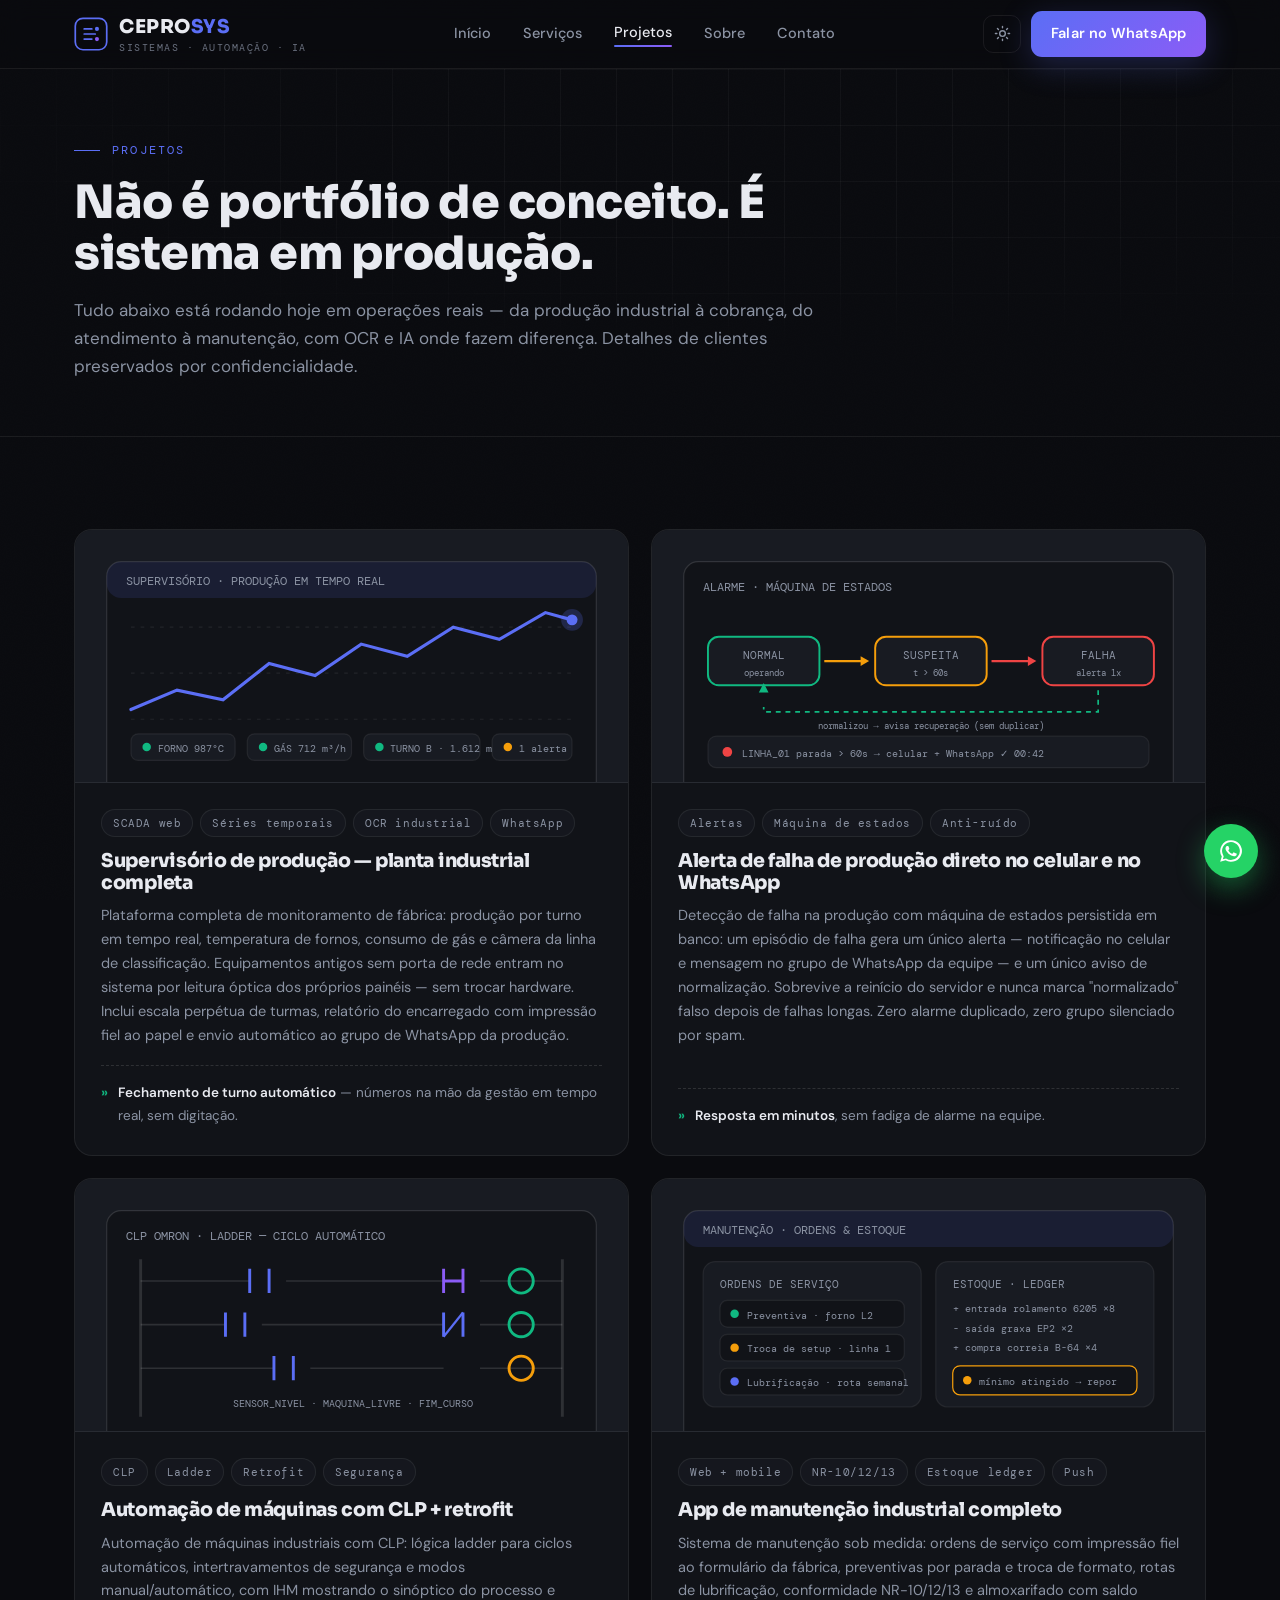
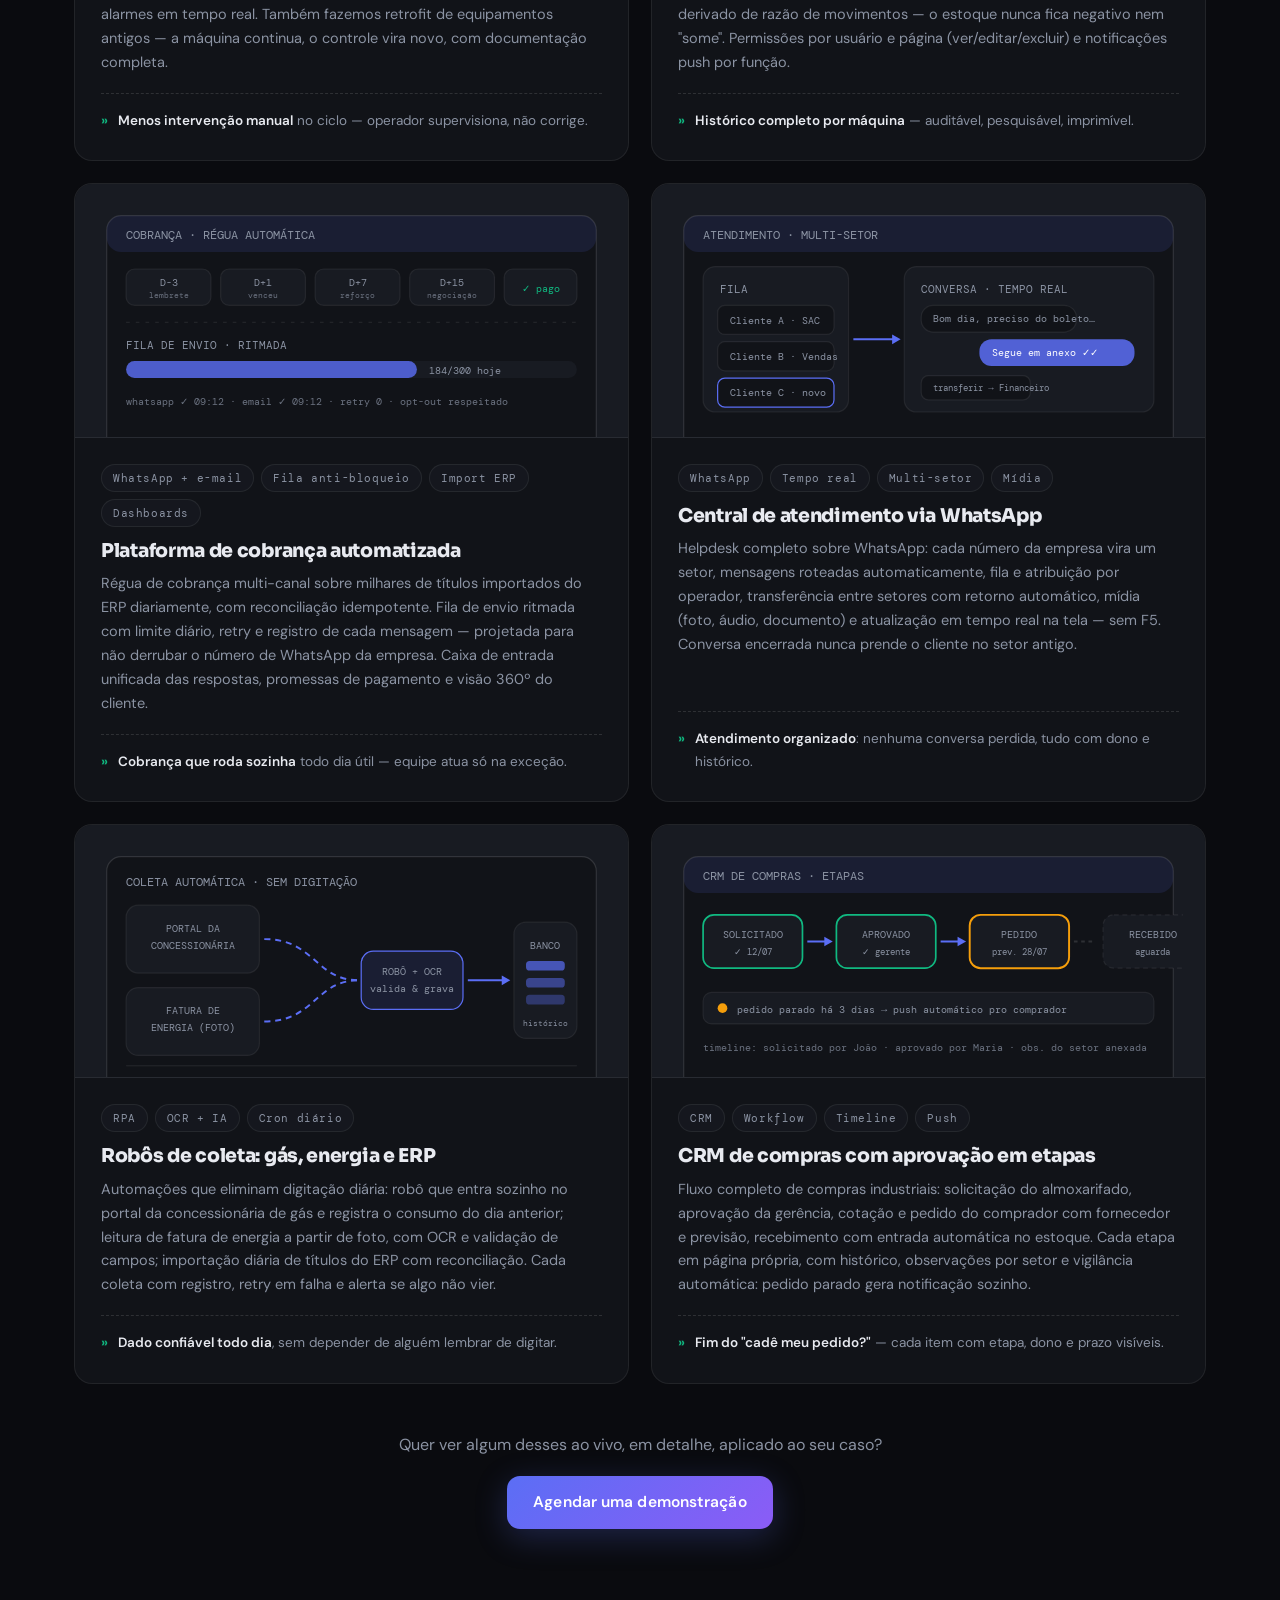
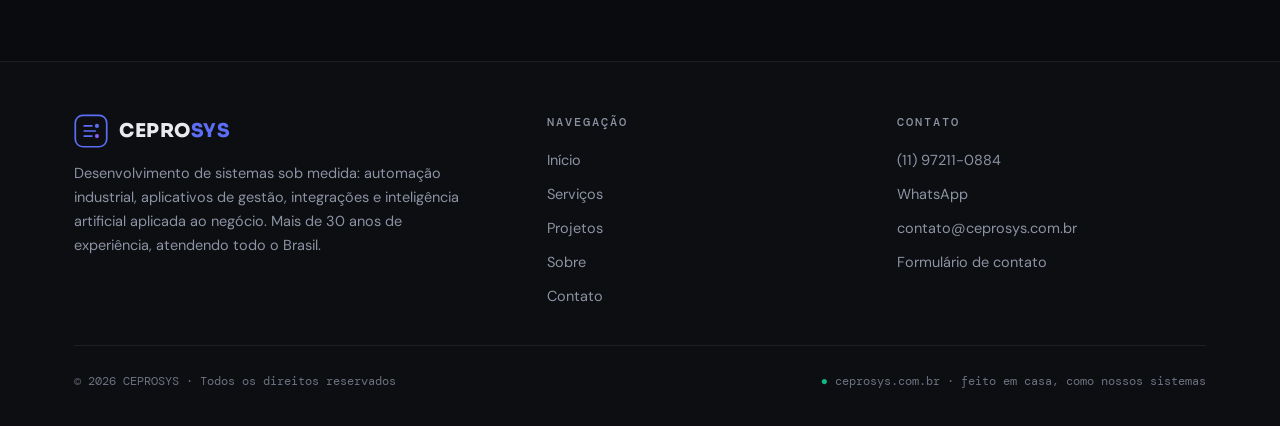
<file: projetos.html>
<!doctype html>
<html lang="pt-BR" class="dark">
<head>
  <meta charset="UTF-8" />
  <meta name="viewport" content="width=device-width, initial-scale=1.0" />
  <title>Projetos — Sistemas, Automação e IA em Produção | CEPROSYS</title>
  <meta name="description" content="Projetos reais em operação: supervisório industrial, app de manutenção, CRM de compras, cobrança automatizada, atendimento WhatsApp e robôs com OCR e IA." />
  <link rel="canonical" href="https://ceprosys.com.br/projetos.html" />
  <link rel="icon" type="image/svg+xml" href="/assets/img/favicon.svg" />
  <meta property="og:type" content="website" />
  <meta property="og:site_name" content="CEPROSYS" />
  <meta property="og:title" content="Projetos em produção | CEPROSYS" />
  <meta property="og:description" content="Sistemas rodando agora em operações de verdade: automação, manutenção, compras, cobrança, atendimento e IA." />
  <meta property="og:url" content="https://ceprosys.com.br/projetos.html" />
  <meta property="og:locale" content="pt_BR" />
  <link rel="preconnect" href="https://fonts.googleapis.com" />
  <link rel="preconnect" href="https://fonts.gstatic.com" crossorigin />
  <link href="https://fonts.googleapis.com/css2?family=Sora:wght@600;700;800&family=DM+Sans:wght@400;500;700&family=DM+Mono:wght@400;500&display=swap" rel="stylesheet" />
  <link rel="stylesheet" href="/assets/css/site.css" />
</head>
<body>

<header class="topbar">
  <div class="wrap topbar-in">
    <a class="brand" href="/" aria-label="CEPROSYS — página inicial">
      <svg class="brand-mark" viewBox="0 0 40 40" fill="none" aria-hidden="true">
        <rect x="1.5" y="1.5" width="37" height="37" rx="9" stroke="url(#bm)" stroke-width="2"/>
        <path d="M12 12v16" stroke="url(#bm)" stroke-width="2" stroke-linecap="round"/>
        <path d="M12 14h9M12 20h13M12 26h9" stroke="url(#bm)" stroke-width="2" stroke-linecap="round"/>
        <circle cx="27" cy="14" r="2.4" fill="#5b6ef5"/><circle cx="27" cy="26" r="2.4" fill="#8b5cf6"/>
        <defs><linearGradient id="bm" x1="0" y1="0" x2="40" y2="40"><stop stop-color="#5b6ef5"/><stop offset="1" stop-color="#8b5cf6"/></linearGradient></defs>
      </svg>
      <span>
        <span class="brand-name">CEPRO<em>SYS</em></span>
        <span class="brand-tag" style="display:block">Sistemas · Automação · IA</span>
      </span>
    </a>
    <nav class="nav" id="siteNav" aria-label="Navegação principal">
      <a href="/">Início</a>
      <a href="/servicos.html">Serviços</a>
      <a href="/projetos.html" class="on">Projetos</a>
      <a href="/sobre.html">Sobre</a>
      <a href="/contato.html">Contato</a>
    </nav>
    <div class="top-actions">
      <button class="btn-ghost-icon" id="themeToggle" aria-label="Alternar tema"></button>
      <a class="btn-primary topbar-cta" href="https://wa.me/5511972110884?text=Ol%C3%A1!%20Vim%20pelo%20site%20ceprosys.com.br%20e%20quero%20falar%20sobre%20um%20projeto." target="_blank" rel="noopener">Falar no WhatsApp</a>
      <button class="nav-burger" id="navBurger" aria-label="Abrir menu" aria-expanded="false">
        <svg width="18" height="18" viewBox="0 0 24 24" fill="none" stroke="currentColor" stroke-width="2" stroke-linecap="round"><path d="M3 6h18M3 12h18M3 18h18"/></svg>
      </button>
    </div>
  </div>
</header>

<main>

  <section class="page-head">
    <div class="hero-grid-bg" aria-hidden="true"></div>
    <div class="wrap">
      <div class="sec-label">Projetos</div>
      <h1>Não é portfólio de conceito. É sistema em produção.</h1>
      <p>Tudo abaixo está rodando hoje em operações reais — da produção industrial à cobrança, do atendimento à manutenção, com OCR e IA onde fazem diferença. Detalhes de clientes preservados por confidencialidade.</p>
    </div>
  </section>

  <section class="section">
    <div class="wrap">
      <div class="grid-2">

        <!-- CASE 1 -->
        <article class="case fade">
          <div class="case-visual">
            <svg viewBox="0 0 420 190" fill="none" class="art-panel" aria-hidden="true">
              <rect x="8" y="8" width="404" height="200" rx="12" fill="var(--surface)" stroke="var(--border2)"/>
              <rect x="8" y="8" width="404" height="30" rx="12" fill="var(--accent-soft)"/>
              <text x="24" y="27" class="txt" font-size="10" fill="var(--accent)">SUPERVISÓRIO · PRODUÇÃO EM TEMPO REAL</text>
              <polyline points="28,130 66,114 104,122 142,92 180,102 218,76 256,86 294,62 332,72 370,50 392,56"
                stroke="var(--accent)" stroke-width="2.6" fill="none" stroke-linecap="round"/>
              <g stroke="var(--border)" stroke-dasharray="3 5"><path d="M28 138 h366"/><path d="M28 100 h366"/><path d="M28 62 h366"/></g>
              <circle cx="392" cy="56" r="4.5" fill="var(--accent)"/>
              <circle cx="392" cy="56" r="9" fill="var(--accent)" opacity=".22" class="blink"/>
              <g>
                <rect x="28" y="150" width="86" height="22" rx="6" fill="var(--surface2)" stroke="var(--border)"/>
                <circle cx="41" cy="161" r="3.5" fill="var(--green)"/><text x="50" y="165" class="txt" font-size="8.5" fill="var(--muted)">FORNO 987°C</text>
                <rect x="124" y="150" width="86" height="22" rx="6" fill="var(--surface2)" stroke="var(--border)"/>
                <circle cx="137" cy="161" r="3.5" fill="var(--green)"/><text x="146" y="165" class="txt" font-size="8.5" fill="var(--muted)">GÁS 712 m³/h</text>
                <rect x="220" y="150" width="96" height="22" rx="6" fill="var(--surface2)" stroke="var(--border)"/>
                <circle cx="233" cy="161" r="3.5" fill="var(--green)"/><text x="242" y="165" class="txt" font-size="8.5" fill="var(--muted)">TURNO B · 1.612 m²</text>
                <rect x="326" y="150" width="66" height="22" rx="6" fill="var(--surface2)" stroke="var(--border)"/>
                <circle cx="339" cy="161" r="3.5" fill="var(--amber)" class="blink"/><text x="348" y="165" class="txt" font-size="8.5" fill="var(--muted)">1 alerta</text>
              </g>
            </svg>
          </div>
          <div class="case-body">
            <div class="case-tags"><span class="tag">SCADA web</span><span class="tag">Séries temporais</span><span class="tag">OCR industrial</span><span class="tag">WhatsApp</span></div>
            <h3>Supervisório de produção — planta industrial completa</h3>
            <p>Plataforma completa de monitoramento de fábrica: produção por turno em tempo real, temperatura de fornos, consumo de gás e câmera da linha de classificação. Equipamentos antigos sem porta de rede entram no sistema por leitura óptica dos próprios painéis — sem trocar hardware. Inclui escala perpétua de turmas, relatório do encarregado com impressão fiel ao papel e envio automático ao grupo de WhatsApp da produção.</p>
            <div class="case-result"><span><b>Fechamento de turno automático</b> — números na mão da gestão em tempo real, sem digitação.</span></div>
          </div>
        </article>

        <!-- CASE 2 -->
        <article class="case fade d1">
          <div class="case-visual">
            <svg viewBox="0 0 420 190" fill="none" class="art-panel" aria-hidden="true">
              <rect x="8" y="8" width="404" height="200" rx="12" fill="var(--surface)" stroke="var(--border2)"/>
              <text x="24" y="32" class="txt" font-size="10" fill="var(--muted)">ALARME · MÁQUINA DE ESTADOS</text>
              <g transform="translate(28, 52)">
                <rect x="0" y="18" width="92" height="40" rx="9" fill="var(--surface2)" stroke="var(--green)" stroke-width="1.6"/>
                <text x="46" y="36" text-anchor="middle" class="txt" font-size="9" fill="var(--green)">NORMAL</text>
                <text x="46" y="50" text-anchor="middle" class="txt" font-size="7.5" fill="var(--muted2)">operando</text>
                <path d="M96 38 h34" stroke="var(--amber)" stroke-width="1.8"/><path d="M126 34 l7 4 -7 4z" fill="var(--amber)"/>
                <rect x="138" y="18" width="92" height="40" rx="9" fill="var(--surface2)" stroke="var(--amber)" stroke-width="1.6"/>
                <text x="184" y="36" text-anchor="middle" class="txt" font-size="9" fill="var(--amber)">SUSPEITA</text>
                <text x="184" y="50" text-anchor="middle" class="txt" font-size="7.5" fill="var(--muted2)">t &gt; 60s</text>
                <path d="M234 38 h34" stroke="var(--red)" stroke-width="1.8"/><path d="M264 34 l7 4 -7 4z" fill="var(--red)"/>
                <rect x="276" y="18" width="92" height="40" rx="9" fill="var(--surface2)" stroke="var(--red)" stroke-width="1.6"/>
                <text x="322" y="36" text-anchor="middle" class="txt" font-size="9" fill="var(--red)">FALHA</text>
                <text x="322" y="50" text-anchor="middle" class="txt" font-size="7.5" fill="var(--muted2)">alerta 1x</text>
                <path d="M322 62 v18 H46 v-4" stroke="var(--green)" stroke-width="1.4" stroke-dasharray="4 4" fill="none"/>
                <path d="M42 64 l4 -8 4 8z" fill="var(--green)"/>
                <text x="184" y="94" text-anchor="middle" class="txt" font-size="7.5" fill="var(--muted2)">normalizou → avisa recuperação (sem duplicar)</text>
              </g>
              <rect x="28" y="152" width="364" height="26" rx="7" fill="var(--surface2)" stroke="var(--border)"/>
              <circle cx="44" cy="165" r="4" fill="var(--red)" class="blink"/>
              <text x="56" y="169" class="txt" font-size="8.5" fill="var(--muted)">LINHA_01 parada &gt; 60s → celular + WhatsApp ✓ 00:42</text>
            </svg>
          </div>
          <div class="case-body">
            <div class="case-tags"><span class="tag">Alertas</span><span class="tag">Máquina de estados</span><span class="tag">Anti-ruído</span></div>
            <h3>Alerta de falha de produção direto no celular e no WhatsApp</h3>
            <p>Detecção de falha na produção com máquina de estados persistida em banco: um episódio de falha gera um único alerta — notificação no celular e mensagem no grupo de WhatsApp da equipe — e um único aviso de normalização. Sobrevive a reinício do servidor e nunca marca "normalizado" falso depois de falhas longas. Zero alarme duplicado, zero grupo silenciado por spam.</p>
            <div class="case-result"><span><b>Resposta em minutos</b>, sem fadiga de alarme na equipe.</span></div>
          </div>
        </article>

        <!-- CASE 3 -->
        <article class="case fade">
          <div class="case-visual">
            <svg viewBox="0 0 420 190" fill="none" class="art-panel" aria-hidden="true">
              <rect x="8" y="8" width="404" height="200" rx="12" fill="var(--surface)" stroke="var(--border2)"/>
              <text x="24" y="32" class="txt" font-size="10" fill="var(--muted)">CLP OMRON · LADDER — CICLO AUTOMÁTICO</text>
              <path d="M36 48 v130 M384 48 v130" stroke="var(--border2)" stroke-width="2.4"/>
              <g stroke="var(--border2)" stroke-width="1.4">
                <path d="M36 66 h90 M156 66 h130 M316 66 h68"/>
                <path d="M36 102 h70 M136 102 h150 M316 102 h68"/>
                <path d="M36 138 h110 M176 138 h110 M316 138 h68"/>
              </g>
              <g stroke="var(--accent)" stroke-width="2.4">
                <path d="M126 56 v20 M142 56 v20"/>
                <path d="M106 92 v20 M122 92 v20"/>
                <path d="M146 128 v20 M162 128 v20"/>
              </g>
              <g stroke="var(--accent2)" stroke-width="2.4"><path d="M286 56 v20 m16-20 v20 m-16-10 h16"/></g>
              <g stroke="var(--accent)" stroke-width="2.4"><path d="M286 92 v20 M302 92 v20"/><path d="M302 92 L286 112" stroke-width="1.8"/></g>
              <circle cx="350" cy="66" r="10" stroke="var(--green)" stroke-width="2.4"/>
              <circle cx="350" cy="102" r="10" stroke="var(--green)" stroke-width="2.4"/>
              <circle cx="350" cy="138" r="10" stroke="var(--amber)" stroke-width="2.4"/>
              <text x="112" y="170" class="txt" font-size="8.5" fill="var(--muted2)">SENSOR_NIVEL · MAQUINA_LIVRE · FIM_CURSO</text>
            </svg>
          </div>
          <div class="case-body">
            <div class="case-tags"><span class="tag">CLP</span><span class="tag">Ladder</span><span class="tag">Retrofit</span><span class="tag">Segurança</span></div>
            <h3>Automação de máquinas com CLP + retrofit</h3>
            <p>Automação de máquinas industriais com CLP: lógica ladder para ciclos automáticos, intertravamentos de segurança e modos manual/automático, com IHM mostrando o sinóptico do processo e alarmes em tempo real. Também fazemos retrofit de equipamentos antigos — a máquina continua, o controle vira novo, com documentação completa.</p>
            <div class="case-result"><span><b>Menos intervenção manual</b> no ciclo — operador supervisiona, não corrige.</span></div>
          </div>
        </article>

        <!-- CASE 4 -->
        <article class="case fade d1">
          <div class="case-visual">
            <svg viewBox="0 0 420 190" fill="none" class="art-panel" aria-hidden="true">
              <rect x="8" y="8" width="404" height="200" rx="12" fill="var(--surface)" stroke="var(--border2)"/>
              <rect x="8" y="8" width="404" height="30" rx="12" fill="var(--accent-soft)"/>
              <text x="24" y="27" class="txt" font-size="10" fill="var(--accent)">MANUTENÇÃO · ORDENS &amp; ESTOQUE</text>
              <g>
                <rect x="24" y="50" width="180" height="120" rx="10" fill="var(--surface2)" stroke="var(--border)"/>
                <text x="38" y="72" class="txt" font-size="9" fill="var(--muted)">ORDENS DE SERVIÇO</text>
                <rect x="38" y="82" width="152" height="22" rx="6" fill="var(--surface)" stroke="var(--border)"/>
                <circle cx="50" cy="93" r="3.5" fill="var(--green)"/><text x="60" y="97" class="txt" font-size="8" fill="var(--muted)">Preventiva · forno L2</text>
                <rect x="38" y="110" width="152" height="22" rx="6" fill="var(--surface)" stroke="var(--border)"/>
                <circle cx="50" cy="121" r="3.5" fill="var(--amber)"/><text x="60" y="125" class="txt" font-size="8" fill="var(--muted)">Troca de setup · linha 1</text>
                <rect x="38" y="138" width="152" height="22" rx="6" fill="var(--surface)" stroke="var(--border)"/>
                <circle cx="50" cy="149" r="3.5" fill="var(--accent)"/><text x="60" y="153" class="txt" font-size="8" fill="var(--muted)">Lubrificação · rota semanal</text>
              </g>
              <g>
                <rect x="216" y="50" width="180" height="120" rx="10" fill="var(--surface2)" stroke="var(--border)"/>
                <text x="230" y="72" class="txt" font-size="9" fill="var(--muted)">ESTOQUE · LEDGER</text>
                <g font-family="'DM Mono',monospace" font-size="8" fill="var(--muted)">
                  <text x="230" y="92">+ entrada  rolamento 6205   ×8</text>
                  <text x="230" y="108">- saída    graxa EP2        ×2</text>
                  <text x="230" y="124">+ compra   correia B-64     ×4</text>
                </g>
                <rect x="230" y="136" width="152" height="24" rx="6" fill="var(--surface)" stroke="var(--amber)"/>
                <circle cx="242" cy="148" r="3.5" fill="var(--amber)" class="blink"/>
                <text x="252" y="152" class="txt" font-size="8" fill="var(--muted)">mínimo atingido → repor</text>
              </g>
            </svg>
          </div>
          <div class="case-body">
            <div class="case-tags"><span class="tag">Web + mobile</span><span class="tag">NR-10/12/13</span><span class="tag">Estoque ledger</span><span class="tag">Push</span></div>
            <h3>App de manutenção industrial completo</h3>
            <p>Sistema de manutenção sob medida: ordens de serviço com impressão fiel ao formulário da fábrica, preventivas por parada e troca de formato, rotas de lubrificação, conformidade NR-10/12/13 e almoxarifado com saldo derivado de razão de movimentos — o estoque nunca fica negativo nem "some". Permissões por usuário e página (ver/editar/excluir) e notificações push por função.</p>
            <div class="case-result"><span><b>Histórico completo por máquina</b> — auditável, pesquisável, imprimível.</span></div>
          </div>
        </article>

        <!-- CASE 5 -->
        <article class="case fade">
          <div class="case-visual">
            <svg viewBox="0 0 420 190" fill="none" class="art-panel" aria-hidden="true">
              <rect x="8" y="8" width="404" height="200" rx="12" fill="var(--surface)" stroke="var(--border2)"/>
              <rect x="8" y="8" width="404" height="30" rx="12" fill="var(--accent-soft)"/>
              <text x="24" y="27" class="txt" font-size="10" fill="var(--accent)">COBRANÇA · RÉGUA AUTOMÁTICA</text>
              <g transform="translate(24, 52)">
                <g font-family="'DM Mono',monospace" font-size="8.5">
                  <rect x="0" y="0" width="70" height="30" rx="7" fill="var(--surface2)" stroke="var(--border)"/>
                  <text x="35" y="14" text-anchor="middle" fill="var(--muted)">D-3</text><text x="35" y="24" text-anchor="middle" fill="var(--muted2)" font-size="7">lembrete</text>
                  <rect x="78" y="0" width="70" height="30" rx="7" fill="var(--surface2)" stroke="var(--border)"/>
                  <text x="113" y="14" text-anchor="middle" fill="var(--muted)">D+1</text><text x="113" y="24" text-anchor="middle" fill="var(--muted2)" font-size="7">venceu</text>
                  <rect x="156" y="0" width="70" height="30" rx="7" fill="var(--surface2)" stroke="var(--border)"/>
                  <text x="191" y="14" text-anchor="middle" fill="var(--muted)">D+7</text><text x="191" y="24" text-anchor="middle" fill="var(--muted2)" font-size="7">reforço</text>
                  <rect x="234" y="0" width="70" height="30" rx="7" fill="var(--surface2)" stroke="var(--border)"/>
                  <text x="269" y="14" text-anchor="middle" fill="var(--muted)">D+15</text><text x="269" y="24" text-anchor="middle" fill="var(--muted2)" font-size="7">negociação</text>
                  <rect x="312" y="0" width="60" height="30" rx="7" fill="var(--surface2)" stroke="var(--border)"/>
                  <text x="342" y="19" text-anchor="middle" fill="var(--green)">✓ pago</text>
                </g>
                <path d="M0 44 h372" stroke="var(--border)" stroke-dasharray="3 5"/>
                <text x="0" y="66" class="txt" font-size="9" fill="var(--muted)">FILA DE ENVIO · RITMADA</text>
                <g transform="translate(0, 76)">
                  <rect x="0" y="0" width="372" height="14" rx="7" fill="var(--surface2)"/>
                  <rect x="0" y="0" width="240" height="14" rx="7" fill="var(--accent)" opacity=".8"/>
                  <text x="250" y="11" font-family="'DM Mono',monospace" font-size="8" fill="var(--muted)">184/300 hoje</text>
                </g>
                <g font-family="'DM Mono',monospace" font-size="8" fill="var(--muted2)">
                  <text x="0" y="112">whatsapp ✓ 09:12 · email ✓ 09:12 · retry 0 · opt-out respeitado</text>
                </g>
              </g>
            </svg>
          </div>
          <div class="case-body">
            <div class="case-tags"><span class="tag">WhatsApp + e-mail</span><span class="tag">Fila anti-bloqueio</span><span class="tag">Import ERP</span><span class="tag">Dashboards</span></div>
            <h3>Plataforma de cobrança automatizada</h3>
            <p>Régua de cobrança multi-canal sobre milhares de títulos importados do ERP diariamente, com reconciliação idempotente. Fila de envio ritmada com limite diário, retry e registro de cada mensagem — projetada para não derrubar o número de WhatsApp da empresa. Caixa de entrada unificada das respostas, promessas de pagamento e visão 360º do cliente.</p>
            <div class="case-result"><span><b>Cobrança que roda sozinha</b> todo dia útil — equipe atua só na exceção.</span></div>
          </div>
        </article>

        <!-- CASE 6 -->
        <article class="case fade d1">
          <div class="case-visual">
            <svg viewBox="0 0 420 190" fill="none" class="art-panel" aria-hidden="true">
              <rect x="8" y="8" width="404" height="200" rx="12" fill="var(--surface)" stroke="var(--border2)"/>
              <rect x="8" y="8" width="404" height="30" rx="12" fill="var(--accent-soft)"/>
              <text x="24" y="27" class="txt" font-size="10" fill="var(--accent)">ATENDIMENTO · MULTI-SETOR</text>
              <g>
                <rect x="24" y="50" width="120" height="120" rx="10" fill="var(--surface2)" stroke="var(--border)"/>
                <text x="38" y="72" class="txt" font-size="9" fill="var(--muted)">FILA</text>
                <rect x="36" y="82" width="96" height="24" rx="6" fill="var(--surface)" stroke="var(--border)"/>
                <text x="46" y="97" class="txt" font-size="8" fill="var(--muted)">Cliente A · SAC</text>
                <rect x="36" y="112" width="96" height="24" rx="6" fill="var(--surface)" stroke="var(--border)"/>
                <text x="46" y="127" class="txt" font-size="8" fill="var(--muted)">Cliente B · Vendas</text>
                <rect x="36" y="142" width="96" height="24" rx="6" fill="var(--surface)" stroke="var(--accent)"/>
                <text x="46" y="157" class="txt" font-size="8" fill="var(--accent)">Cliente C · novo</text>
              </g>
              <g stroke="var(--accent)" stroke-width="1.6"><path d="M148 110 h36"/><path d="M180 106 l7 4 -7 4z" fill="var(--accent)" stroke="none"/></g>
              <g>
                <rect x="190" y="50" width="206" height="120" rx="10" fill="var(--surface2)" stroke="var(--border)"/>
                <text x="204" y="72" class="txt" font-size="9" fill="var(--muted)">CONVERSA · TEMPO REAL</text>
                <rect x="204" y="82" width="128" height="22" rx="10" fill="var(--surface)" stroke="var(--border)"/>
                <text x="214" y="96" class="txt" font-size="8" fill="var(--muted)">Bom dia, preciso do boleto…</text>
                <rect x="252" y="110" width="128" height="22" rx="10" fill="var(--accent)" opacity=".85"/>
                <text x="262" y="124" font-family="'DM Mono',monospace" font-size="8" fill="#fff">Segue em anexo ✓✓</text>
                <rect x="204" y="140" width="90" height="20" rx="6" fill="var(--surface)" stroke="var(--border)"/>
                <text x="214" y="153" class="txt" font-size="7.5" fill="var(--muted2)">transferir → Financeiro</text>
              </g>
            </svg>
          </div>
          <div class="case-body">
            <div class="case-tags"><span class="tag">WhatsApp</span><span class="tag">Tempo real</span><span class="tag">Multi-setor</span><span class="tag">Mídia</span></div>
            <h3>Central de atendimento via WhatsApp</h3>
            <p>Helpdesk completo sobre WhatsApp: cada número da empresa vira um setor, mensagens roteadas automaticamente, fila e atribuição por operador, transferência entre setores com retorno automático, mídia (foto, áudio, documento) e atualização em tempo real na tela — sem F5. Conversa encerrada nunca prende o cliente no setor antigo.</p>
            <div class="case-result"><span><b>Atendimento organizado</b>: nenhuma conversa perdida, tudo com dono e histórico.</span></div>
          </div>
        </article>

        <!-- CASE 7 -->
        <article class="case fade">
          <div class="case-visual">
            <svg viewBox="0 0 420 190" fill="none" class="art-panel" aria-hidden="true">
              <rect x="8" y="8" width="404" height="200" rx="12" fill="var(--surface)" stroke="var(--border2)"/>
              <text x="24" y="32" class="txt" font-size="10" fill="var(--muted)">COLETA AUTOMÁTICA · SEM DIGITAÇÃO</text>
              <g>
                <rect x="24" y="48" width="110" height="56" rx="10" fill="var(--surface2)" stroke="var(--border)"/>
                <text x="79" y="70" text-anchor="middle" class="txt" font-size="8.5" fill="var(--muted)">PORTAL DA</text>
                <text x="79" y="84" text-anchor="middle" class="txt" font-size="8.5" fill="var(--muted)">CONCESSIONÁRIA</text>
                <rect x="24" y="116" width="110" height="56" rx="10" fill="var(--surface2)" stroke="var(--border)"/>
                <text x="79" y="138" text-anchor="middle" class="txt" font-size="8.5" fill="var(--muted)">FATURA DE</text>
                <text x="79" y="152" text-anchor="middle" class="txt" font-size="8.5" fill="var(--muted)">ENERGIA (FOTO)</text>
              </g>
              <g stroke="var(--accent)" stroke-width="1.6" stroke-dasharray="5 4">
                <path d="M138 76 C 180 76, 180 110, 216 110"/>
                <path d="M138 144 C 180 144, 180 110, 216 110"/>
              </g>
              <rect x="218" y="86" width="84" height="48" rx="10" fill="var(--accent-soft)" stroke="var(--accent)"/>
              <text x="260" y="106" text-anchor="middle" class="txt" font-size="8.5" fill="var(--accent)">ROBÔ + OCR</text>
              <text x="260" y="120" text-anchor="middle" class="txt" font-size="8" fill="var(--muted)">valida &amp; grava</text>
              <g stroke="var(--accent)" stroke-width="1.6"><path d="M306 110 h32"/><path d="M334 106 l7 4 -7 4z" fill="var(--accent)" stroke="none"/></g>
              <g>
                <rect x="344" y="62" width="52" height="96" rx="10" fill="var(--surface2)" stroke="var(--border)"/>
                <text x="370" y="84" text-anchor="middle" class="txt" font-size="8" fill="var(--muted)">BANCO</text>
                <rect x="354" y="94" width="32" height="8" rx="3" fill="var(--accent)" opacity=".7"/>
                <rect x="354" y="108" width="32" height="8" rx="3" fill="var(--accent)" opacity=".5"/>
                <rect x="354" y="122" width="32" height="8" rx="3" fill="var(--accent)" opacity=".35"/>
                <text x="370" y="148" text-anchor="middle" class="txt" font-size="7" fill="var(--muted2)">histórico</text>
              </g>
              <rect x="24" y="180" width="372" height="1" fill="var(--border)"/>
            </svg>
          </div>
          <div class="case-body">
            <div class="case-tags"><span class="tag">RPA</span><span class="tag">OCR + IA</span><span class="tag">Cron diário</span></div>
            <h3>Robôs de coleta: gás, energia e ERP</h3>
            <p>Automações que eliminam digitação diária: robô que entra sozinho no portal da concessionária de gás e registra o consumo do dia anterior; leitura de fatura de energia a partir de foto, com OCR e validação de campos; importação diária de títulos do ERP com reconciliação. Cada coleta com registro, retry em falha e alerta se algo não vier.</p>
            <div class="case-result"><span><b>Dado confiável todo dia</b>, sem depender de alguém lembrar de digitar.</span></div>
          </div>
        </article>

        <!-- CASE 8 (CRM compras) -->
        <article class="case fade d1">
          <div class="case-visual">
            <svg viewBox="0 0 420 190" fill="none" class="art-panel" aria-hidden="true">
              <rect x="8" y="8" width="404" height="200" rx="12" fill="var(--surface)" stroke="var(--border2)"/>
              <rect x="8" y="8" width="404" height="30" rx="12" fill="var(--accent-soft)"/>
              <text x="24" y="27" class="txt" font-size="10" fill="var(--accent)">CRM DE COMPRAS · ETAPAS</text>
              <g transform="translate(24, 56)">
                <g>
                  <rect x="0" y="0" width="82" height="44" rx="9" fill="var(--surface2)" stroke="var(--green)" stroke-width="1.4"/>
                  <text x="41" y="19" text-anchor="middle" class="txt" font-size="8" fill="var(--muted)">SOLICITADO</text>
                  <text x="41" y="33" text-anchor="middle" class="txt" font-size="7.5" fill="var(--green)">✓ 12/07</text>
                </g>
                <path d="M86 22 h18" stroke="var(--accent)" stroke-width="1.6"/><path d="M100 18 l7 4 -7 4z" fill="var(--accent)"/>
                <g>
                  <rect x="110" y="0" width="82" height="44" rx="9" fill="var(--surface2)" stroke="var(--green)" stroke-width="1.4"/>
                  <text x="151" y="19" text-anchor="middle" class="txt" font-size="8" fill="var(--muted)">APROVADO</text>
                  <text x="151" y="33" text-anchor="middle" class="txt" font-size="7.5" fill="var(--green)">✓ gerente</text>
                </g>
                <path d="M196 22 h18" stroke="var(--accent)" stroke-width="1.6"/><path d="M210 18 l7 4 -7 4z" fill="var(--accent)"/>
                <g>
                  <rect x="220" y="0" width="82" height="44" rx="9" fill="var(--surface2)" stroke="var(--amber)" stroke-width="1.6"/>
                  <text x="261" y="19" text-anchor="middle" class="txt" font-size="8" fill="var(--amber)">PEDIDO</text>
                  <text x="261" y="33" text-anchor="middle" class="txt" font-size="7.5" fill="var(--muted2)">prev. 28/07</text>
                </g>
                <path d="M306 22 h18" stroke="var(--border2)" stroke-width="1.6" stroke-dasharray="3 3"/>
                <g>
                  <rect x="330" y="0" width="82" height="44" rx="9" fill="var(--surface2)" stroke="var(--border)" stroke-dasharray="4 3"/>
                  <text x="371" y="19" text-anchor="middle" class="txt" font-size="8" fill="var(--muted2)">RECEBIDO</text>
                  <text x="371" y="33" text-anchor="middle" class="txt" font-size="7.5" fill="var(--muted2)">aguarda</text>
                </g>
                <rect x="0" y="62" width="412" height="1" fill="var(--border)" opacity="0"/>
                <rect x="0" y="64" width="372" height="26" rx="7" fill="var(--surface2)" stroke="var(--border)"/>
                <circle cx="16" cy="77" r="4" fill="var(--amber)" class="blink"/>
                <text x="28" y="81" class="txt" font-size="8.5" fill="var(--muted)">pedido parado há 3 dias → push automático pro comprador</text>
                <g font-family="'DM Mono',monospace" font-size="8" fill="var(--muted2)">
                  <text x="0" y="112">timeline: solicitado por João · aprovado por Maria · obs. do setor anexada</text>
                </g>
              </g>
            </svg>
          </div>
          <div class="case-body">
            <div class="case-tags"><span class="tag">CRM</span><span class="tag">Workflow</span><span class="tag">Timeline</span><span class="tag">Push</span></div>
            <h3>CRM de compras com aprovação em etapas</h3>
            <p>Fluxo completo de compras industriais: solicitação do almoxarifado, aprovação da gerência, cotação e pedido do comprador com fornecedor e previsão, recebimento com entrada automática no estoque. Cada etapa em página própria, com histórico, observações por setor e vigilância automática: pedido parado gera notificação sozinho.</p>
            <div class="case-result"><span><b>Fim do "cadê meu pedido?"</b> — cada item com etapa, dono e prazo visíveis.</span></div>
          </div>
        </article>

      </div>

      <div style="text-align:center; margin-top:48px" class="fade">
        <p style="color:var(--muted); margin-bottom:18px">Quer ver algum desses ao vivo, em detalhe, aplicado ao seu caso?</p>
        <a class="btn-primary btn-lg" href="https://wa.me/5511972110884?text=Ol%C3%A1!%20Vi%20os%20projetos%20no%20site%20ceprosys.com.br%20e%20quero%20conversar." target="_blank" rel="noopener">Agendar uma demonstração</a>
      </div>
    </div>
  </section>

</main>

<footer class="footer">
  <div class="wrap">
    <div class="footer-in">
      <div>
        <a class="brand" href="/">
          <svg class="brand-mark" viewBox="0 0 40 40" fill="none" aria-hidden="true">
            <rect x="1.5" y="1.5" width="37" height="37" rx="9" stroke="url(#bmf)" stroke-width="2"/>
            <path d="M12 12v16" stroke="url(#bmf)" stroke-width="2" stroke-linecap="round"/>
            <path d="M12 14h9M12 20h13M12 26h9" stroke="url(#bmf)" stroke-width="2" stroke-linecap="round"/>
            <circle cx="27" cy="14" r="2.4" fill="#5b6ef5"/><circle cx="27" cy="26" r="2.4" fill="#8b5cf6"/>
            <defs><linearGradient id="bmf" x1="0" y1="0" x2="40" y2="40"><stop stop-color="#5b6ef5"/><stop offset="1" stop-color="#8b5cf6"/></linearGradient></defs>
          </svg>
          <span><span class="brand-name">CEPRO<em>SYS</em></span></span>
        </a>
        <p>Desenvolvimento de sistemas sob medida: automação industrial, aplicativos de gestão, integrações e inteligência artificial aplicada ao negócio. Mais de 30 anos de experiência, atendendo todo o Brasil.</p>
      </div>
      <div>
        <h4>Navegação</h4>
        <div class="footer-links">
          <a href="/">Início</a>
          <a href="/servicos.html">Serviços</a>
          <a href="/projetos.html">Projetos</a>
          <a href="/sobre.html">Sobre</a>
          <a href="/contato.html">Contato</a>
        </div>
      </div>
      <div>
        <h4>Contato</h4>
        <div class="footer-links">
          <a href="tel:+5511972110884">(11) 97211-0884</a>
          <a href="https://wa.me/5511972110884" target="_blank" rel="noopener">WhatsApp</a>
          <a href="mailto:contato@ceprosys.com.br">contato@ceprosys.com.br</a>
          <a href="/contato.html">Formulário de contato</a>
        </div>
      </div>
    </div>
    <div class="footer-bottom">
      <span>© <span data-year>2026</span> CEPROSYS · Todos os direitos reservados</span>
      <span><span class="up">●</span> ceprosys.com.br · feito em casa, como nossos sistemas</span>
    </div>
  </div>
</footer>

<a class="wa-float" href="https://wa.me/5511972110884?text=Ol%C3%A1!%20Vim%20pelo%20site%20ceprosys.com.br." target="_blank" rel="noopener" aria-label="Falar no WhatsApp">
  <svg width="26" height="26" viewBox="0 0 24 24" fill="currentColor"><path d="M12 2a9.9 9.9 0 0 0-8.5 15.1L2 22l5-1.4A10 10 0 1 0 12 2zm0 18.2a8.2 8.2 0 0 1-4.2-1.1l-.3-.2-3 .8.8-2.9-.2-.3A8.2 8.2 0 1 1 12 20.2zm4.6-6.1c-.3-.1-1.5-.7-1.7-.8-.2-.1-.4-.1-.6.1-.2.3-.7.8-.8 1-.1.2-.3.2-.5.1a6.7 6.7 0 0 1-2-1.2 7.4 7.4 0 0 1-1.4-1.7c-.1-.3 0-.4.1-.5l.4-.5c.1-.2.2-.3.3-.5v-.5c0-.1-.6-1.4-.8-1.9-.2-.5-.4-.4-.6-.4h-.5c-.2 0-.5.1-.7.3a2.8 2.8 0 0 0-.9 2.1c0 1.2.9 2.4 1 2.6.1.2 1.8 2.8 4.4 3.9a15 15 0 0 0 1.5.5 3.6 3.6 0 0 0 1.6.1c.5-.1 1.5-.6 1.7-1.2.2-.6.2-1.1.1-1.2l-.4-.2z"/></svg>
</a>

<script src="/assets/js/site.js"></script>
</body>
</html>
</file>
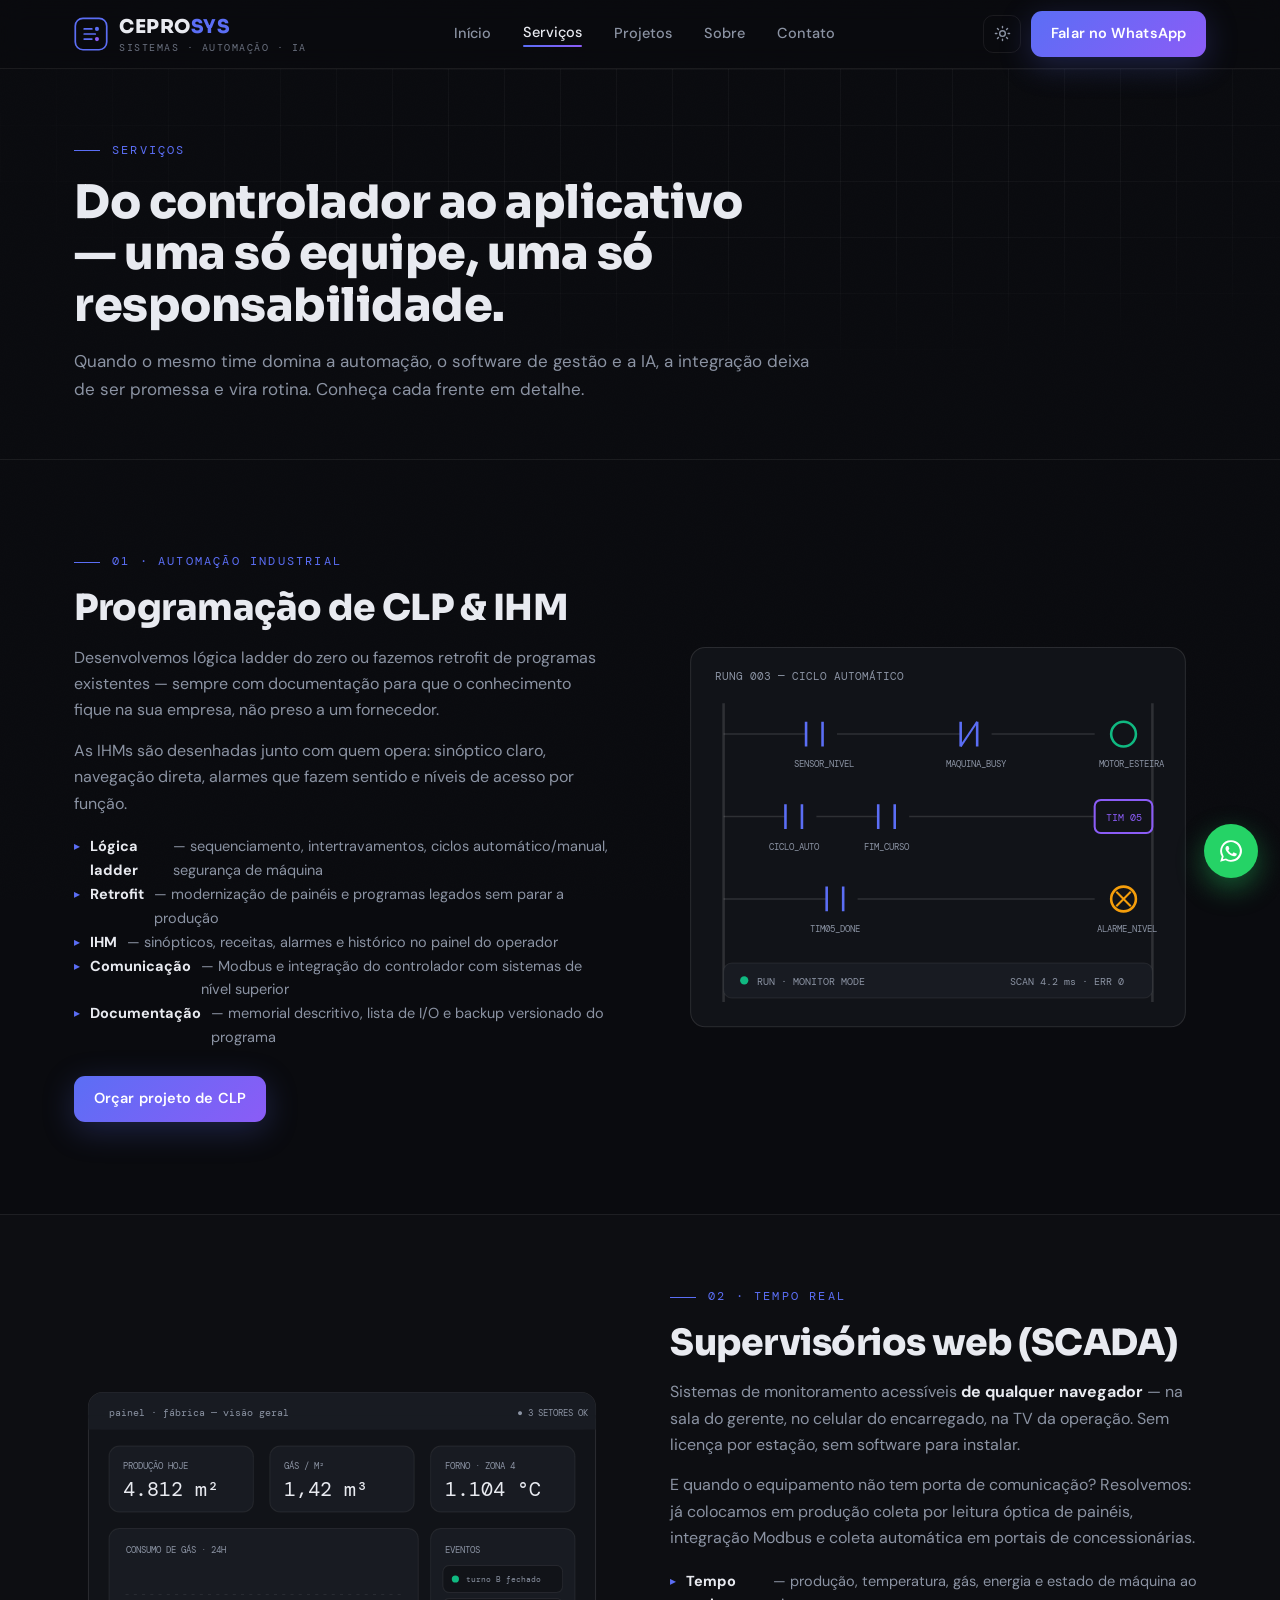
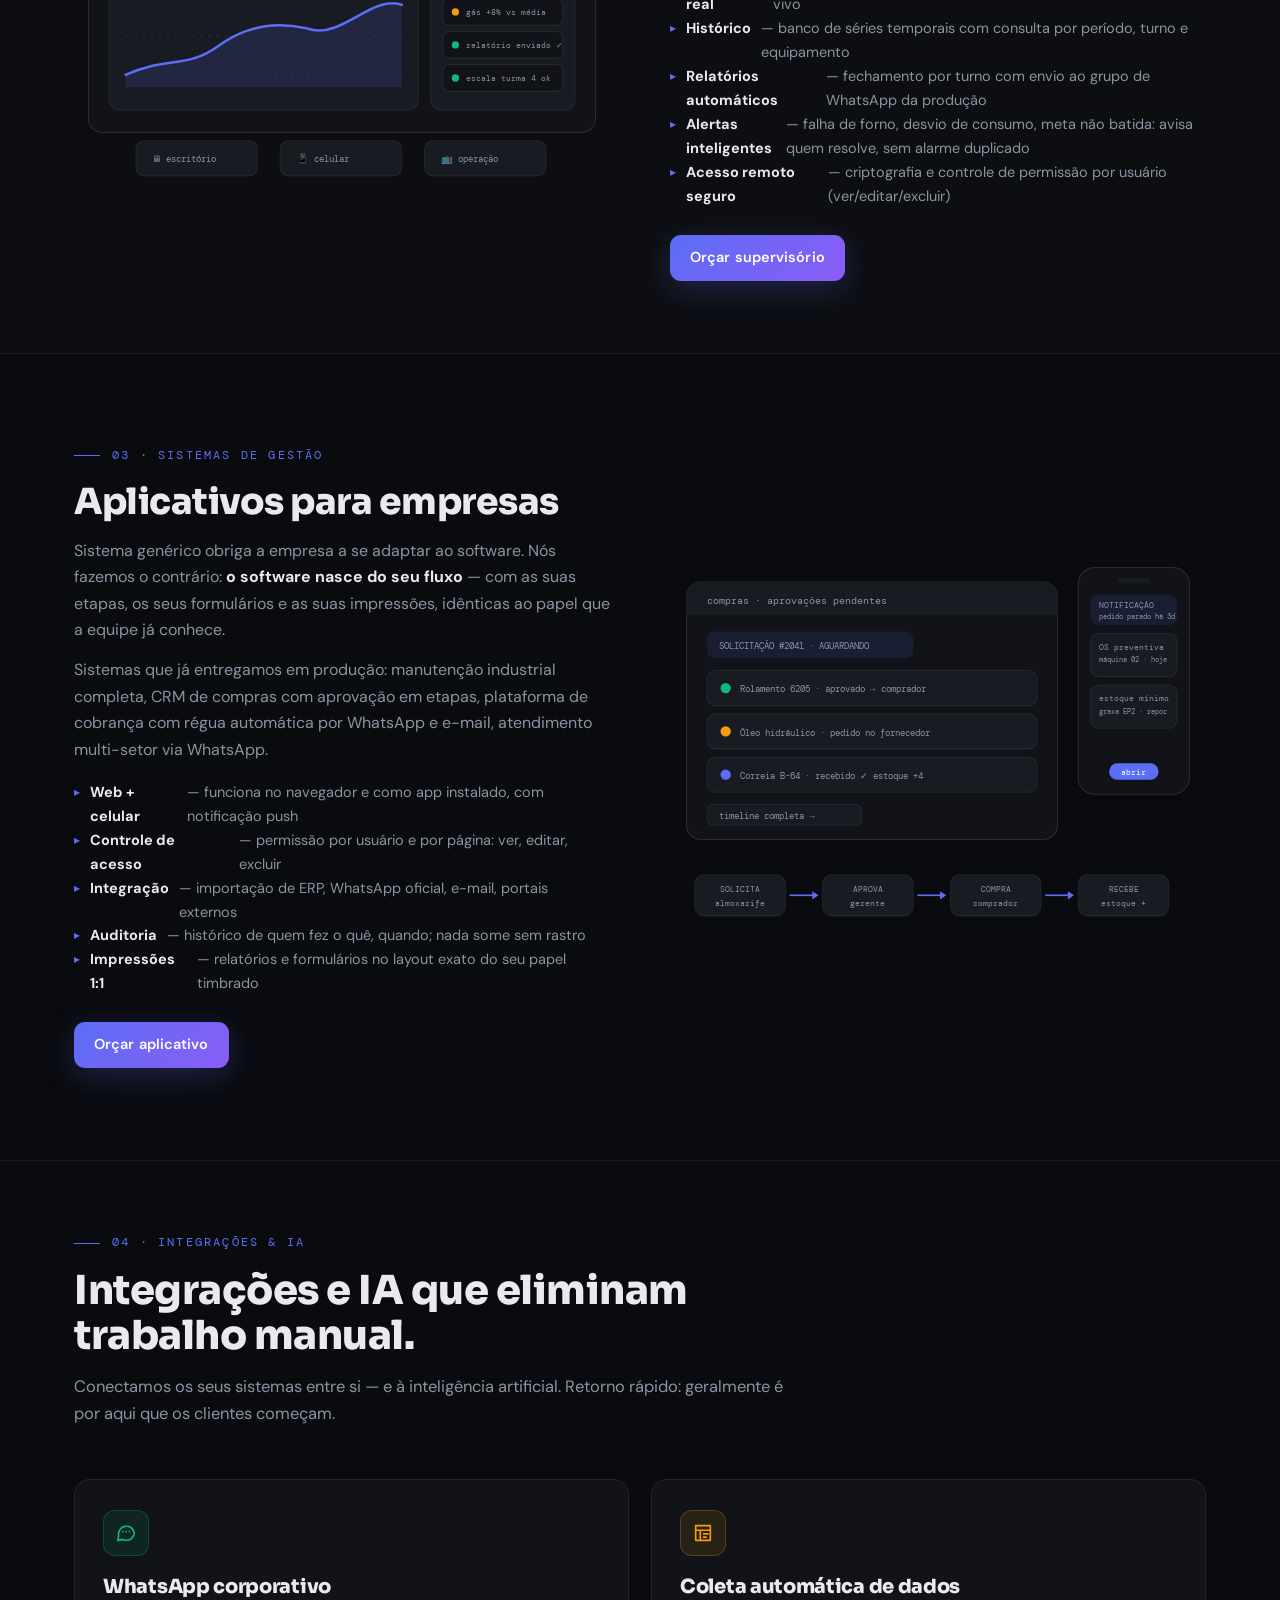
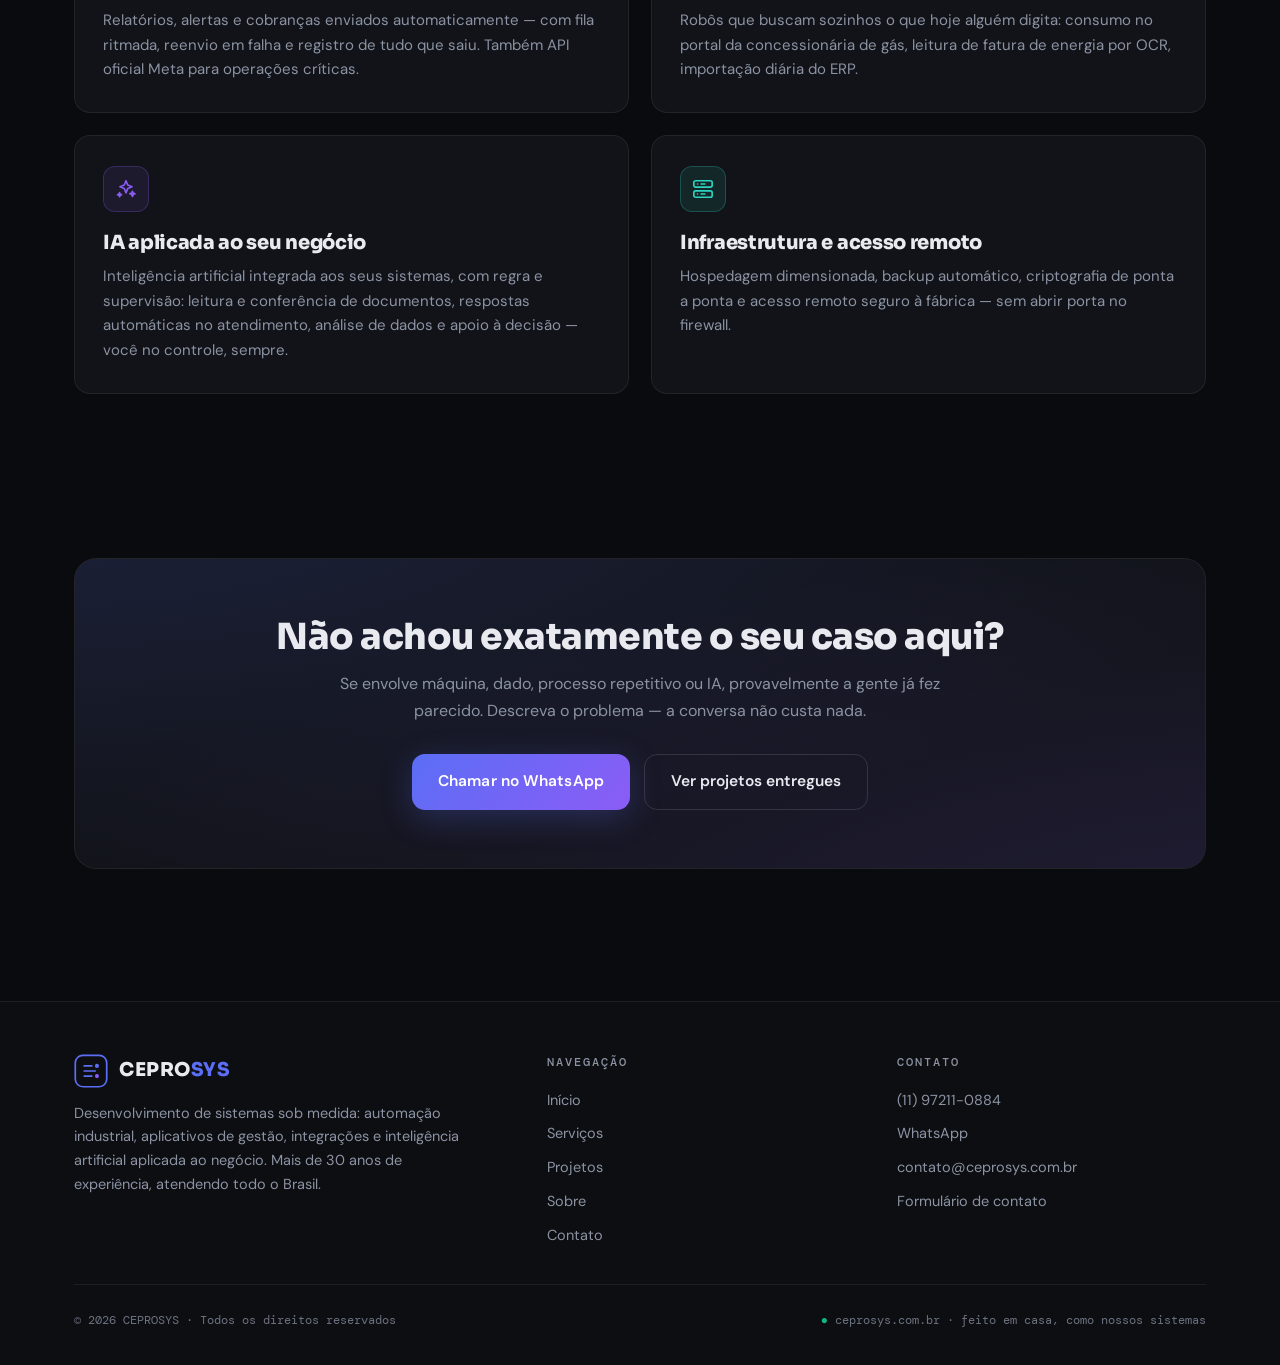
<file: servicos.html>
<!doctype html>
<html lang="pt-BR" class="dark">
<head>
  <meta charset="UTF-8" />
  <meta name="viewport" content="width=device-width, initial-scale=1.0" />
  <title>Serviços — Sistemas, Automação, Aplicativos e IA | CEPROSYS</title>
  <meta name="description" content="Desenvolvimento de sistemas sob medida: aplicativos empresariais, automação industrial (CLP e IHM), supervisórios em tempo real e integrações com inteligência artificial." />
  <link rel="canonical" href="https://ceprosys.com.br/servicos.html" />
  <link rel="icon" type="image/svg+xml" href="/assets/img/favicon.svg" />
  <meta property="og:type" content="website" />
  <meta property="og:site_name" content="CEPROSYS" />
  <meta property="og:title" content="Serviços — Sistemas, Automação, Aplicativos e IA | CEPROSYS" />
  <meta property="og:description" content="Do controlador ao aplicativo com IA: desenvolvimento de sistemas sob medida para qualquer empresa." />
  <meta property="og:url" content="https://ceprosys.com.br/servicos.html" />
  <meta property="og:locale" content="pt_BR" />
  <link rel="preconnect" href="https://fonts.googleapis.com" />
  <link rel="preconnect" href="https://fonts.gstatic.com" crossorigin />
  <link href="https://fonts.googleapis.com/css2?family=Sora:wght@600;700;800&family=DM+Sans:wght@400;500;700&family=DM+Mono:wght@400;500&display=swap" rel="stylesheet" />
  <link rel="stylesheet" href="/assets/css/site.css" />
</head>
<body>

<header class="topbar">
  <div class="wrap topbar-in">
    <a class="brand" href="/" aria-label="CEPROSYS — página inicial">
      <svg class="brand-mark" viewBox="0 0 40 40" fill="none" aria-hidden="true">
        <rect x="1.5" y="1.5" width="37" height="37" rx="9" stroke="url(#bm)" stroke-width="2"/>
        <path d="M12 12v16" stroke="url(#bm)" stroke-width="2" stroke-linecap="round"/>
        <path d="M12 14h9M12 20h13M12 26h9" stroke="url(#bm)" stroke-width="2" stroke-linecap="round"/>
        <circle cx="27" cy="14" r="2.4" fill="#5b6ef5"/><circle cx="27" cy="26" r="2.4" fill="#8b5cf6"/>
        <defs><linearGradient id="bm" x1="0" y1="0" x2="40" y2="40"><stop stop-color="#5b6ef5"/><stop offset="1" stop-color="#8b5cf6"/></linearGradient></defs>
      </svg>
      <span>
        <span class="brand-name">CEPRO<em>SYS</em></span>
        <span class="brand-tag" style="display:block">Sistemas · Automação · IA</span>
      </span>
    </a>
    <nav class="nav" id="siteNav" aria-label="Navegação principal">
      <a href="/">Início</a>
      <a href="/servicos.html" class="on">Serviços</a>
      <a href="/projetos.html">Projetos</a>
      <a href="/sobre.html">Sobre</a>
      <a href="/contato.html">Contato</a>
    </nav>
    <div class="top-actions">
      <button class="btn-ghost-icon" id="themeToggle" aria-label="Alternar tema"></button>
      <a class="btn-primary topbar-cta" href="https://wa.me/5511972110884?text=Ol%C3%A1!%20Vim%20pelo%20site%20ceprosys.com.br%20e%20quero%20falar%20sobre%20um%20projeto." target="_blank" rel="noopener">Falar no WhatsApp</a>
      <button class="nav-burger" id="navBurger" aria-label="Abrir menu" aria-expanded="false">
        <svg width="18" height="18" viewBox="0 0 24 24" fill="none" stroke="currentColor" stroke-width="2" stroke-linecap="round"><path d="M3 6h18M3 12h18M3 18h18"/></svg>
      </button>
    </div>
  </div>
</header>

<main>

  <section class="page-head">
    <div class="hero-grid-bg" aria-hidden="true"></div>
    <div class="wrap">
      <div class="sec-label">Serviços</div>
      <h1>Do controlador ao aplicativo — uma só equipe, uma só responsabilidade.</h1>
      <p>Quando o mesmo time domina a automação, o software de gestão e a IA, a integração deixa de ser promessa e vira rotina. Conheça cada frente em detalhe.</p>
    </div>
  </section>

  <!-- ============ CLP ============ -->
  <section class="section" id="clp">
    <div class="wrap split">
      <div class="fade">
        <div class="sec-label">01 · Automação industrial</div>
        <h2>Programação de CLP &amp; IHM</h2>
        <p>Desenvolvemos lógica ladder do zero ou fazemos retrofit de programas existentes — sempre com documentação para que o conhecimento fique na sua empresa, não preso a um fornecedor.</p>
        <p>As IHMs são desenhadas junto com quem opera: sinóptico claro, navegação direta, alarmes que fazem sentido e níveis de acesso por função.</p>
        <ul class="tick-list" style="margin-top:18px">
          <li><b style="color:var(--text)">Lógica ladder</b> — sequenciamento, intertravamentos, ciclos automático/manual, segurança de máquina</li>
          <li><b style="color:var(--text)">Retrofit</b> — modernização de painéis e programas legados sem parar a produção</li>
          <li><b style="color:var(--text)">IHM</b> — sinópticos, receitas, alarmes e histórico no painel do operador</li>
          <li><b style="color:var(--text)">Comunicação</b> — Modbus e integração do controlador com sistemas de nível superior</li>
          <li><b style="color:var(--text)">Documentação</b> — memorial descritivo, lista de I/O e backup versionado do programa</li>
        </ul>
        <div style="margin-top:26px">
          <a class="btn-primary" href="/contato.html">Orçar projeto de CLP</a>
        </div>
      </div>
      <div class="split-art fade d1" aria-hidden="true">
        <svg class="art-panel" viewBox="0 0 520 400" fill="none">
          <rect x="20" y="16" width="480" height="368" rx="14" fill="var(--surface)" stroke="var(--border2)"/>
          <text x="44" y="48" class="txt" font-size="11" fill="var(--muted)">RUNG 003 — CICLO AUTOMÁTICO</text>
          <path d="M52 70 v290 M468 70 v290" stroke="var(--border2)" stroke-width="2.5"/>
          <!-- rung 1 -->
          <g stroke="var(--border2)" stroke-width="1.5"><path d="M52 100 h80 M162 100 h120 M312 100 h100"/></g>
          <g stroke="var(--accent)" stroke-width="2.5"><path d="M132 88 v24 M148 88 v24"/></g>
          <g stroke="var(--accent)" stroke-width="2.5"><path d="M282 88 v24 M298 88 v24 M282 100 h16" opacity="0"/></g>
          <g stroke="var(--accent)" stroke-width="2.5"><path d="M282 88 v24 M298 88 v24"/><path d="M298 88 L282 112" stroke-width="2"/></g>
          <circle cx="440" cy="100" r="12" stroke="var(--green)" stroke-width="2.5"/>
          <text x="120" y="132" class="txt" font-size="9" fill="var(--muted2)">SENSOR_NIVEL</text>
          <text x="268" y="132" class="txt" font-size="9" fill="var(--muted2)">MAQUINA_BUSY</text>
          <text x="416" y="132" class="txt" font-size="9" fill="var(--muted2)">MOTOR_ESTEIRA</text>
          <!-- rung 2 -->
          <g stroke="var(--border2)" stroke-width="1.5"><path d="M52 180 h60 M142 180 h60 M232 180 h180"/></g>
          <g stroke="var(--accent)" stroke-width="2.5"><path d="M112 168 v24 M128 168 v24"/><path d="M202 168 v24 M218 168 v24"/></g>
          <rect x="412" y="164" width="56" height="32" rx="6" stroke="var(--accent2)" stroke-width="2" fill="none"/>
          <text x="440" y="184" text-anchor="middle" font-family="'DM Mono',monospace" font-size="10" fill="var(--accent2)">TIM 05</text>
          <text x="96" y="212" class="txt" font-size="9" fill="var(--muted2)">CICLO_AUTO</text>
          <text x="188" y="212" class="txt" font-size="9" fill="var(--muted2)">FIM_CURSO</text>
          <!-- rung 3 -->
          <g stroke="var(--border2)" stroke-width="1.5"><path d="M52 260 h100 M182 260 h230"/></g>
          <g stroke="var(--accent)" stroke-width="2.5"><path d="M152 248 v24 M168 248 v24"/></g>
          <circle cx="440" cy="260" r="12" stroke="var(--amber)" stroke-width="2.5"/>
          <path d="M433 253 l14 14 M447 253 l-14 14" stroke="var(--amber)" stroke-width="2"/>
          <text x="136" y="292" class="txt" font-size="9" fill="var(--muted2)">TIM05_DONE</text>
          <text x="414" y="292" class="txt" font-size="9" fill="var(--muted2)">ALARME_NIVEL</text>
          <!-- barra status -->
          <rect x="52" y="322" width="416" height="34" rx="8" fill="var(--surface2)" stroke="var(--border)"/>
          <circle cx="72" cy="339" r="4" fill="var(--green)" class="blink"/>
          <text x="84" y="343" class="txt" font-size="9.5" fill="var(--muted)">RUN · MONITOR MODE</text>
          <text x="330" y="343" class="txt" font-size="9.5" fill="var(--muted2)">SCAN 4.2 ms · ERR 0</text>
        </svg>
      </div>
    </div>
  </section>

  <!-- ============ SUPERVISORIO ============ -->
  <section class="section tight" id="supervisorio" style="background: color-mix(in srgb, var(--surface) 45%, transparent); border-top:1px solid var(--border); border-bottom:1px solid var(--border);">
    <div class="wrap split rev">
      <div class="fade">
        <div class="sec-label">02 · Tempo real</div>
        <h2>Supervisórios web (SCADA)</h2>
        <p>Sistemas de monitoramento acessíveis <b>de qualquer navegador</b> — na sala do gerente, no celular do encarregado, na TV da operação. Sem licença por estação, sem software para instalar.</p>
        <p>E quando o equipamento não tem porta de comunicação? Resolvemos: já colocamos em produção coleta por leitura óptica de painéis, integração Modbus e coleta automática em portais de concessionárias.</p>
        <ul class="tick-list" style="margin-top:18px">
          <li><b style="color:var(--text)">Tempo real</b> — produção, temperatura, gás, energia e estado de máquina ao vivo</li>
          <li><b style="color:var(--text)">Histórico</b> — banco de séries temporais com consulta por período, turno e equipamento</li>
          <li><b style="color:var(--text)">Relatórios automáticos</b> — fechamento por turno com envio ao grupo de WhatsApp da produção</li>
          <li><b style="color:var(--text)">Alertas inteligentes</b> — falha de forno, desvio de consumo, meta não batida: avisa quem resolve, sem alarme duplicado</li>
          <li><b style="color:var(--text)">Acesso remoto seguro</b> — criptografia e controle de permissão por usuário (ver/editar/excluir)</li>
        </ul>
        <div style="margin-top:26px">
          <a class="btn-primary" href="/contato.html">Orçar supervisório</a>
        </div>
      </div>
      <div class="split-art fade d1" aria-hidden="true">
        <svg class="art-panel" viewBox="0 0 520 400" fill="none">
          <rect x="14" y="14" width="492" height="330" rx="14" fill="var(--surface)" stroke="var(--border2)"/>
          <rect x="14" y="14" width="492" height="36" rx="14" fill="var(--surface2)"/>
          <rect x="14" y="36" width="492" height="14" fill="var(--surface2)"/>
          <text x="34" y="37" class="txt" font-size="10" fill="var(--muted)">painel · fábrica — visão geral</text>
          <text x="430" y="37" class="txt" font-size="9" fill="var(--green)">● 3 SETORES OK</text>
          <!-- kpis -->
          <g>
            <rect x="34" y="66" width="140" height="64" rx="10" fill="var(--surface2)" stroke="var(--border)"/>
            <text x="48" y="88" class="txt" font-size="9" fill="var(--muted)">PRODUÇÃO HOJE</text>
            <text x="48" y="114" font-family="'DM Mono',monospace" font-size="19" fill="var(--text)">4.812 m²</text>
            <rect x="190" y="66" width="140" height="64" rx="10" fill="var(--surface2)" stroke="var(--border)"/>
            <text x="204" y="88" class="txt" font-size="9" fill="var(--muted)">GÁS / M²</text>
            <text x="204" y="114" font-family="'DM Mono',monospace" font-size="19" fill="var(--text)">1,42 m³</text>
            <rect x="346" y="66" width="140" height="64" rx="10" fill="var(--surface2)" stroke="var(--border)"/>
            <text x="360" y="88" class="txt" font-size="9" fill="var(--muted)">FORNO · ZONA 4</text>
            <text x="360" y="114" font-family="'DM Mono',monospace" font-size="19" fill="var(--text)">1.104 °C</text>
          </g>
          <!-- area chart -->
          <g>
            <rect x="34" y="146" width="300" height="176" rx="10" fill="var(--surface2)" stroke="var(--border)"/>
            <text x="50" y="170" class="txt" font-size="9" fill="var(--muted)">CONSUMO DE GÁS · 24H</text>
            <g stroke="var(--border)" stroke-dasharray="3 5"><path d="M50 290 h268"/><path d="M50 250 h268"/><path d="M50 210 h268"/></g>
            <path d="M50 288 C 90 270, 110 282, 140 260 S 200 236, 230 244 S 290 210, 318 220 L318 300 L50 300 Z"
              fill="var(--accent)" opacity=".14"/>
            <path d="M50 288 C 90 270, 110 282, 140 260 S 200 236, 230 244 S 290 210, 318 220"
              stroke="var(--accent)" stroke-width="2.4" fill="none" stroke-linecap="round"/>
          </g>
          <!-- feed de alertas -->
          <g>
            <rect x="346" y="146" width="140" height="176" rx="10" fill="var(--surface2)" stroke="var(--border)"/>
            <text x="360" y="170" class="txt" font-size="9" fill="var(--muted)">EVENTOS</text>
            <rect x="358" y="182" width="116" height="26" rx="6" fill="var(--surface)" stroke="var(--border)"/>
            <circle cx="370" cy="195" r="3.5" fill="var(--green)"/>
            <text x="380" y="198" class="txt" font-size="8" fill="var(--muted)">turno B fechado</text>
            <rect x="358" y="214" width="116" height="26" rx="6" fill="var(--surface)" stroke="var(--border)"/>
            <circle cx="370" cy="227" r="3.5" fill="var(--amber)" class="blink"/>
            <text x="380" y="230" class="txt" font-size="8" fill="var(--muted)">gás +8% vs média</text>
            <rect x="358" y="246" width="116" height="26" rx="6" fill="var(--surface)" stroke="var(--border)"/>
            <circle cx="370" cy="259" r="3.5" fill="var(--green)"/>
            <text x="380" y="262" class="txt" font-size="8" fill="var(--muted)">relatório enviado ✓</text>
            <rect x="358" y="278" width="116" height="26" rx="6" fill="var(--surface)" stroke="var(--border)"/>
            <circle cx="370" cy="291" r="3.5" fill="var(--green)"/>
            <text x="380" y="294" class="txt" font-size="8" fill="var(--muted)">escala turma 4 ok</text>
          </g>
          <!-- devices -->
          <g transform="translate(60, 352)">
            <rect x="0" y="0" width="118" height="34" rx="8" fill="var(--surface2)" stroke="var(--border)"/>
            <text x="16" y="21" class="txt" font-size="9" fill="var(--muted)">🖥 escritório</text>
            <rect x="140" y="0" width="118" height="34" rx="8" fill="var(--surface2)" stroke="var(--border)"/>
            <text x="156" y="21" class="txt" font-size="9" fill="var(--muted)">📱 celular</text>
            <rect x="280" y="0" width="118" height="34" rx="8" fill="var(--surface2)" stroke="var(--border)"/>
            <text x="296" y="21" class="txt" font-size="9" fill="var(--muted)">📺 operação</text>
          </g>
        </svg>
      </div>
    </div>
  </section>

  <!-- ============ APPS ============ -->
  <section class="section" id="apps">
    <div class="wrap split">
      <div class="fade">
        <div class="sec-label">03 · Sistemas de gestão</div>
        <h2>Aplicativos para empresas</h2>
        <p>Sistema genérico obriga a empresa a se adaptar ao software. Nós fazemos o contrário: <b>o software nasce do seu fluxo</b> — com as suas etapas, os seus formulários e as suas impressões, idênticas ao papel que a equipe já conhece.</p>
        <p>Sistemas que já entregamos em produção: manutenção industrial completa, CRM de compras com aprovação em etapas, plataforma de cobrança com régua automática por WhatsApp e e-mail, atendimento multi-setor via WhatsApp.</p>
        <ul class="tick-list" style="margin-top:18px">
          <li><b style="color:var(--text)">Web + celular</b> — funciona no navegador e como app instalado, com notificação push</li>
          <li><b style="color:var(--text)">Controle de acesso</b> — permissão por usuário e por página: ver, editar, excluir</li>
          <li><b style="color:var(--text)">Integração</b> — importação de ERP, WhatsApp oficial, e-mail, portais externos</li>
          <li><b style="color:var(--text)">Auditoria</b> — histórico de quem fez o quê, quando; nada some sem rastro</li>
          <li><b style="color:var(--text)">Impressões 1:1</b> — relatórios e formulários no layout exato do seu papel timbrado</li>
        </ul>
        <div style="margin-top:26px">
          <a class="btn-primary" href="/contato.html">Orçar aplicativo</a>
        </div>
      </div>
      <div class="split-art fade d1" aria-hidden="true">
        <svg class="art-panel" viewBox="0 0 520 400" fill="none">
          <!-- desktop -->
          <rect x="16" y="30" width="360" height="250" rx="14" fill="var(--surface)" stroke="var(--border2)"/>
          <rect x="16" y="30" width="360" height="32" rx="14" fill="var(--surface2)"/>
          <rect x="16" y="48" width="360" height="14" fill="var(--surface2)"/>
          <text x="36" y="51" class="txt" font-size="9.5" fill="var(--muted)">compras · aprovações pendentes</text>
          <rect x="36" y="78" width="200" height="26" rx="7" fill="var(--accent-soft)"/>
          <text x="48" y="95" class="txt" font-size="9" fill="var(--accent)">SOLICITAÇÃO #2041 · AGUARDANDO</text>
          <g>
            <rect x="36" y="116" width="320" height="34" rx="8" fill="var(--surface2)" stroke="var(--border)"/>
            <circle cx="54" cy="133" r="5" fill="var(--green)"/>
            <text x="68" y="137" class="txt" font-size="9" fill="var(--muted)">Rolamento 6205 · aprovado → comprador</text>
            <rect x="36" y="158" width="320" height="34" rx="8" fill="var(--surface2)" stroke="var(--border)"/>
            <circle cx="54" cy="175" r="5" fill="var(--amber)"/>
            <text x="68" y="179" class="txt" font-size="9" fill="var(--muted)">Óleo hidráulico · pedido no fornecedor</text>
            <rect x="36" y="200" width="320" height="34" rx="8" fill="var(--surface2)" stroke="var(--border)"/>
            <circle cx="54" cy="217" r="5" fill="var(--accent)"/>
            <text x="68" y="221" class="txt" font-size="9" fill="var(--muted)">Correia B-64 · recebido ✓ estoque +4</text>
          </g>
          <rect x="36" y="246" width="150" height="20" rx="6" fill="var(--surface2)" stroke="var(--border)"/>
          <text x="48" y="260" class="txt" font-size="8.5" fill="var(--muted2)">timeline completa →</text>
          <!-- phone -->
          <rect x="396" y="16" width="108" height="220" rx="16" fill="var(--surface)" stroke="var(--border2)"/>
          <rect x="434" y="26" width="32" height="5" rx="2.5" fill="var(--surface2)"/>
          <rect x="408" y="42" width="84" height="30" rx="8" fill="var(--accent-soft)"/>
          <text x="416" y="55" class="txt" font-size="7.5" fill="var(--accent)">NOTIFICAÇÃO</text>
          <text x="416" y="66" class="txt" font-size="7" fill="var(--muted)">pedido parado há 3d</text>
          <rect x="408" y="80" width="84" height="42" rx="8" fill="var(--surface2)" stroke="var(--border)"/>
          <text x="416" y="96" class="txt" font-size="7.5" fill="var(--muted)">OS preventiva</text>
          <text x="416" y="108" class="txt" font-size="7" fill="var(--muted2)">máquina 02 · hoje</text>
          <rect x="408" y="130" width="84" height="42" rx="8" fill="var(--surface2)" stroke="var(--border)"/>
          <text x="416" y="146" class="txt" font-size="7.5" fill="var(--muted)">estoque mínimo</text>
          <text x="416" y="158" class="txt" font-size="7" fill="var(--muted2)">graxa EP2 · repor</text>
          <rect x="426" y="206" width="48" height="16" rx="8" fill="var(--accent)"/>
          <text x="450" y="217" text-anchor="middle" font-family="'DM Mono',monospace" font-size="7.5" fill="#fff">abrir</text>
          <!-- fluxo embaixo -->
          <g transform="translate(24, 314)">
            <rect x="0" y="0" width="88" height="40" rx="9" fill="var(--surface2)" stroke="var(--border)"/>
            <text x="44" y="17" text-anchor="middle" class="txt" font-size="8" fill="var(--muted)">SOLICITA</text>
            <text x="44" y="30" text-anchor="middle" class="txt" font-size="7.5" fill="var(--muted2)">almoxarife</text>
            <path d="M92 20 h26" stroke="var(--accent)" stroke-width="1.6"/><path d="M114 16 l6 4 -6 4z" fill="var(--accent)"/>
            <rect x="124" y="0" width="88" height="40" rx="9" fill="var(--surface2)" stroke="var(--border)"/>
            <text x="168" y="17" text-anchor="middle" class="txt" font-size="8" fill="var(--muted)">APROVA</text>
            <text x="168" y="30" text-anchor="middle" class="txt" font-size="7.5" fill="var(--muted2)">gerente</text>
            <path d="M216 20 h26" stroke="var(--accent)" stroke-width="1.6"/><path d="M238 16 l6 4 -6 4z" fill="var(--accent)"/>
            <rect x="248" y="0" width="88" height="40" rx="9" fill="var(--surface2)" stroke="var(--border)"/>
            <text x="292" y="17" text-anchor="middle" class="txt" font-size="8" fill="var(--muted)">COMPRA</text>
            <text x="292" y="30" text-anchor="middle" class="txt" font-size="7.5" fill="var(--muted2)">comprador</text>
            <path d="M340 20 h26" stroke="var(--accent)" stroke-width="1.6"/><path d="M362 16 l6 4 -6 4z" fill="var(--accent)"/>
            <rect x="372" y="0" width="88" height="40" rx="9" fill="var(--surface2)" stroke="var(--border)"/>
            <text x="416" y="17" text-anchor="middle" class="txt" font-size="8" fill="var(--muted)">RECEBE</text>
            <text x="416" y="30" text-anchor="middle" class="txt" font-size="7.5" fill="var(--muted2)">estoque +</text>
          </g>
        </svg>
      </div>
    </div>
  </section>

  <!-- ============ INTEGRAÇÕES ============ -->
  <section class="section tight" style="border-top:1px solid var(--border)" id="ia">
    <div class="wrap">
      <div class="sec-head fade">
        <div class="sec-label">04 · Integrações &amp; IA</div>
        <h2>Integrações e IA que eliminam trabalho manual.</h2>
        <p>Conectamos os seus sistemas entre si — e à inteligência artificial. Retorno rápido: geralmente é por aqui que os clientes começam.</p>
      </div>
      <div class="grid-2">
        <article class="card fade">
          <div class="card-icon green">
            <svg width="22" height="22" viewBox="0 0 24 24" fill="none" stroke="currentColor" stroke-width="1.8" stroke-linecap="round" stroke-linejoin="round"><path d="M21 11.5a8.4 8.4 0 0 1-9.3 8.4 8.6 8.6 0 0 1-3.7-.9L3 20l1-4.9a8.4 8.4 0 1 1 17-3.6z"/><path d="M8.5 10.5h.01M12 10.5h.01M15.5 10.5h.01"/></svg>
          </div>
          <h3>WhatsApp corporativo</h3>
          <p>Relatórios, alertas e cobranças enviados automaticamente — com fila ritmada, reenvio em falha e registro de tudo que saiu. Também API oficial Meta para operações críticas.</p>
        </article>
        <article class="card fade d1">
          <div class="card-icon amber">
            <svg width="22" height="22" viewBox="0 0 24 24" fill="none" stroke="currentColor" stroke-width="1.8" stroke-linecap="round" stroke-linejoin="round"><path d="M4 4h16v16H4z"/><path d="M4 9h16M9 9v11"/><path d="M12.5 13h5M12.5 16.5h3"/></svg>
          </div>
          <h3>Coleta automática de dados</h3>
          <p>Robôs que buscam sozinhos o que hoje alguém digita: consumo no portal da concessionária de gás, leitura de fatura de energia por OCR, importação diária do ERP.</p>
        </article>
        <article class="card fade d2">
          <div class="card-icon violet">
            <svg width="22" height="22" viewBox="0 0 24 24" fill="none" stroke="currentColor" stroke-width="1.8" stroke-linecap="round" stroke-linejoin="round"><path d="M12 3l1.9 4.7L18.6 9.6l-4.7 1.9L12 16.2l-1.9-4.7L5.4 9.6l4.7-1.9z"/><path d="M19 14.5l.8 2 2 .8-2 .8-.8 2-.8-2-2-.8 2-.8z"/><path d="M5 16l.6 1.6L7.2 18.2l-1.6.6L5 20.4l-.6-1.6-1.6-.6 1.6-.6z"/></svg>
          </div>
          <h3>IA aplicada ao seu negócio</h3>
          <p>Inteligência artificial integrada aos seus sistemas, com regra e supervisão: leitura e conferência de documentos, respostas automáticas no atendimento, análise de dados e apoio à decisão — você no controle, sempre.</p>
        </article>
        <article class="card fade d2">
          <div class="card-icon teal">
            <svg width="22" height="22" viewBox="0 0 24 24" fill="none" stroke="currentColor" stroke-width="1.8" stroke-linecap="round" stroke-linejoin="round"><rect x="2" y="14" width="20" height="7" rx="2"/><rect x="2" y="3" width="20" height="7" rx="2"/><path d="M6 6.5h.01M6 17.5h.01M10 6.5h4M10 17.5h4"/></svg>
          </div>
          <h3>Infraestrutura e acesso remoto</h3>
          <p>Hospedagem dimensionada, backup automático, criptografia de ponta a ponta e acesso remoto seguro à fábrica — sem abrir porta no firewall.</p>
        </article>
      </div>
    </div>
  </section>

  <!-- ============ CTA ============ -->
  <section class="section">
    <div class="wrap">
      <div class="cta-band fade">
        <h2>Não achou exatamente o seu caso aqui?</h2>
        <p>Se envolve máquina, dado, processo repetitivo ou IA, provavelmente a gente já fez parecido. Descreva o problema — a conversa não custa nada.</p>
        <div class="hero-ctas">
          <a class="btn-primary btn-lg" href="https://wa.me/5511972110884?text=Ol%C3%A1!%20Vim%20pelo%20site%20ceprosys.com.br%20e%20quero%20falar%20sobre%20um%20projeto." target="_blank" rel="noopener">Chamar no WhatsApp</a>
          <a class="btn-outline btn-lg" href="/projetos.html">Ver projetos entregues</a>
        </div>
      </div>
    </div>
  </section>

</main>

<footer class="footer">
  <div class="wrap">
    <div class="footer-in">
      <div>
        <a class="brand" href="/">
          <svg class="brand-mark" viewBox="0 0 40 40" fill="none" aria-hidden="true">
            <rect x="1.5" y="1.5" width="37" height="37" rx="9" stroke="url(#bmf)" stroke-width="2"/>
            <path d="M12 12v16" stroke="url(#bmf)" stroke-width="2" stroke-linecap="round"/>
            <path d="M12 14h9M12 20h13M12 26h9" stroke="url(#bmf)" stroke-width="2" stroke-linecap="round"/>
            <circle cx="27" cy="14" r="2.4" fill="#5b6ef5"/><circle cx="27" cy="26" r="2.4" fill="#8b5cf6"/>
            <defs><linearGradient id="bmf" x1="0" y1="0" x2="40" y2="40"><stop stop-color="#5b6ef5"/><stop offset="1" stop-color="#8b5cf6"/></linearGradient></defs>
          </svg>
          <span><span class="brand-name">CEPRO<em>SYS</em></span></span>
        </a>
        <p>Desenvolvimento de sistemas sob medida: automação industrial, aplicativos de gestão, integrações e inteligência artificial aplicada ao negócio. Mais de 30 anos de experiência, atendendo todo o Brasil.</p>
      </div>
      <div>
        <h4>Navegação</h4>
        <div class="footer-links">
          <a href="/">Início</a>
          <a href="/servicos.html">Serviços</a>
          <a href="/projetos.html">Projetos</a>
          <a href="/sobre.html">Sobre</a>
          <a href="/contato.html">Contato</a>
        </div>
      </div>
      <div>
        <h4>Contato</h4>
        <div class="footer-links">
          <a href="tel:+5511972110884">(11) 97211-0884</a>
          <a href="https://wa.me/5511972110884" target="_blank" rel="noopener">WhatsApp</a>
          <a href="mailto:contato@ceprosys.com.br">contato@ceprosys.com.br</a>
          <a href="/contato.html">Formulário de contato</a>
        </div>
      </div>
    </div>
    <div class="footer-bottom">
      <span>© <span data-year>2026</span> CEPROSYS · Todos os direitos reservados</span>
      <span><span class="up">●</span> ceprosys.com.br · feito em casa, como nossos sistemas</span>
    </div>
  </div>
</footer>

<a class="wa-float" href="https://wa.me/5511972110884?text=Ol%C3%A1!%20Vim%20pelo%20site%20ceprosys.com.br." target="_blank" rel="noopener" aria-label="Falar no WhatsApp">
  <svg width="26" height="26" viewBox="0 0 24 24" fill="currentColor"><path d="M12 2a9.9 9.9 0 0 0-8.5 15.1L2 22l5-1.4A10 10 0 1 0 12 2zm0 18.2a8.2 8.2 0 0 1-4.2-1.1l-.3-.2-3 .8.8-2.9-.2-.3A8.2 8.2 0 1 1 12 20.2zm4.6-6.1c-.3-.1-1.5-.7-1.7-.8-.2-.1-.4-.1-.6.1-.2.3-.7.8-.8 1-.1.2-.3.2-.5.1a6.7 6.7 0 0 1-2-1.2 7.4 7.4 0 0 1-1.4-1.7c-.1-.3 0-.4.1-.5l.4-.5c.1-.2.2-.3.3-.5v-.5c0-.1-.6-1.4-.8-1.9-.2-.5-.4-.4-.6-.4h-.5c-.2 0-.5.1-.7.3a2.8 2.8 0 0 0-.9 2.1c0 1.2.9 2.4 1 2.6.1.2 1.8 2.8 4.4 3.9a15 15 0 0 0 1.5.5 3.6 3.6 0 0 0 1.6.1c.5-.1 1.5-.6 1.7-1.2.2-.6.2-1.1.1-1.2l-.4-.2z"/></svg>
</a>

<script src="/assets/js/site.js"></script>
</body>
</html>
</file>
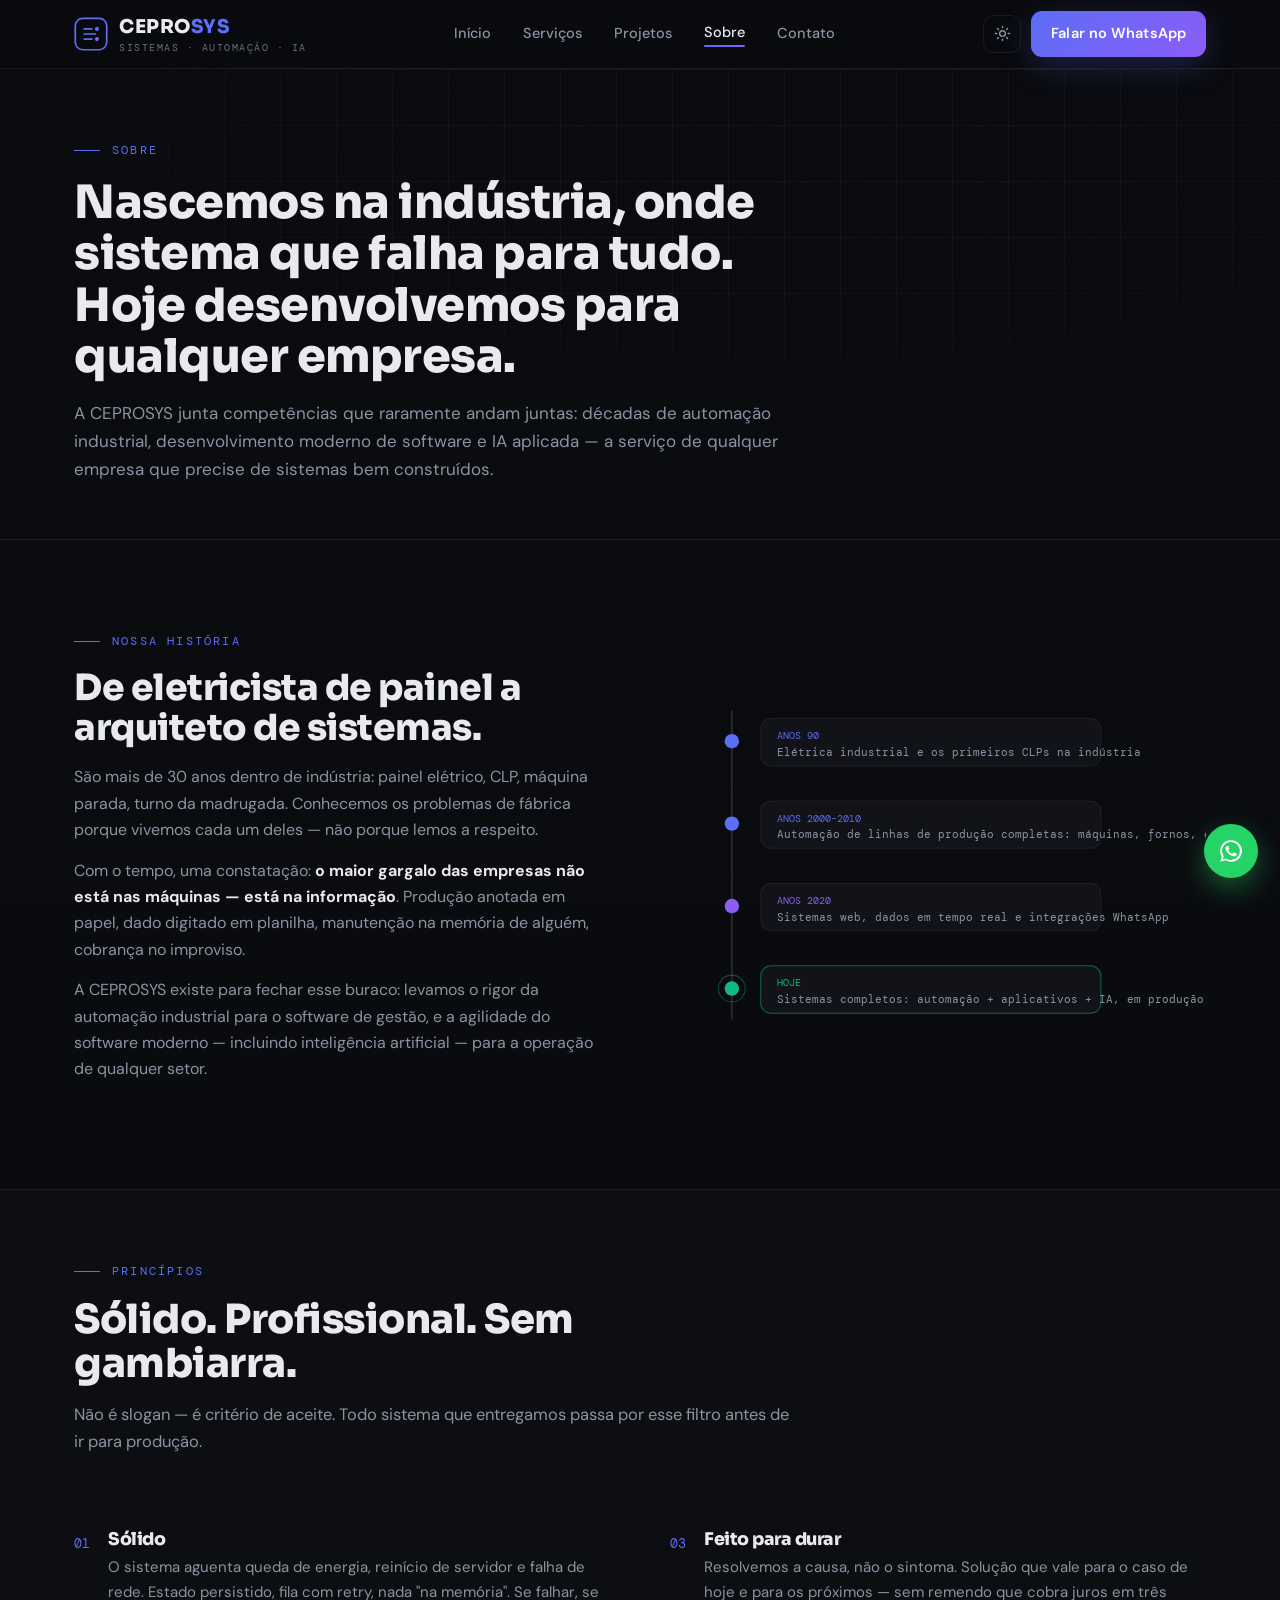
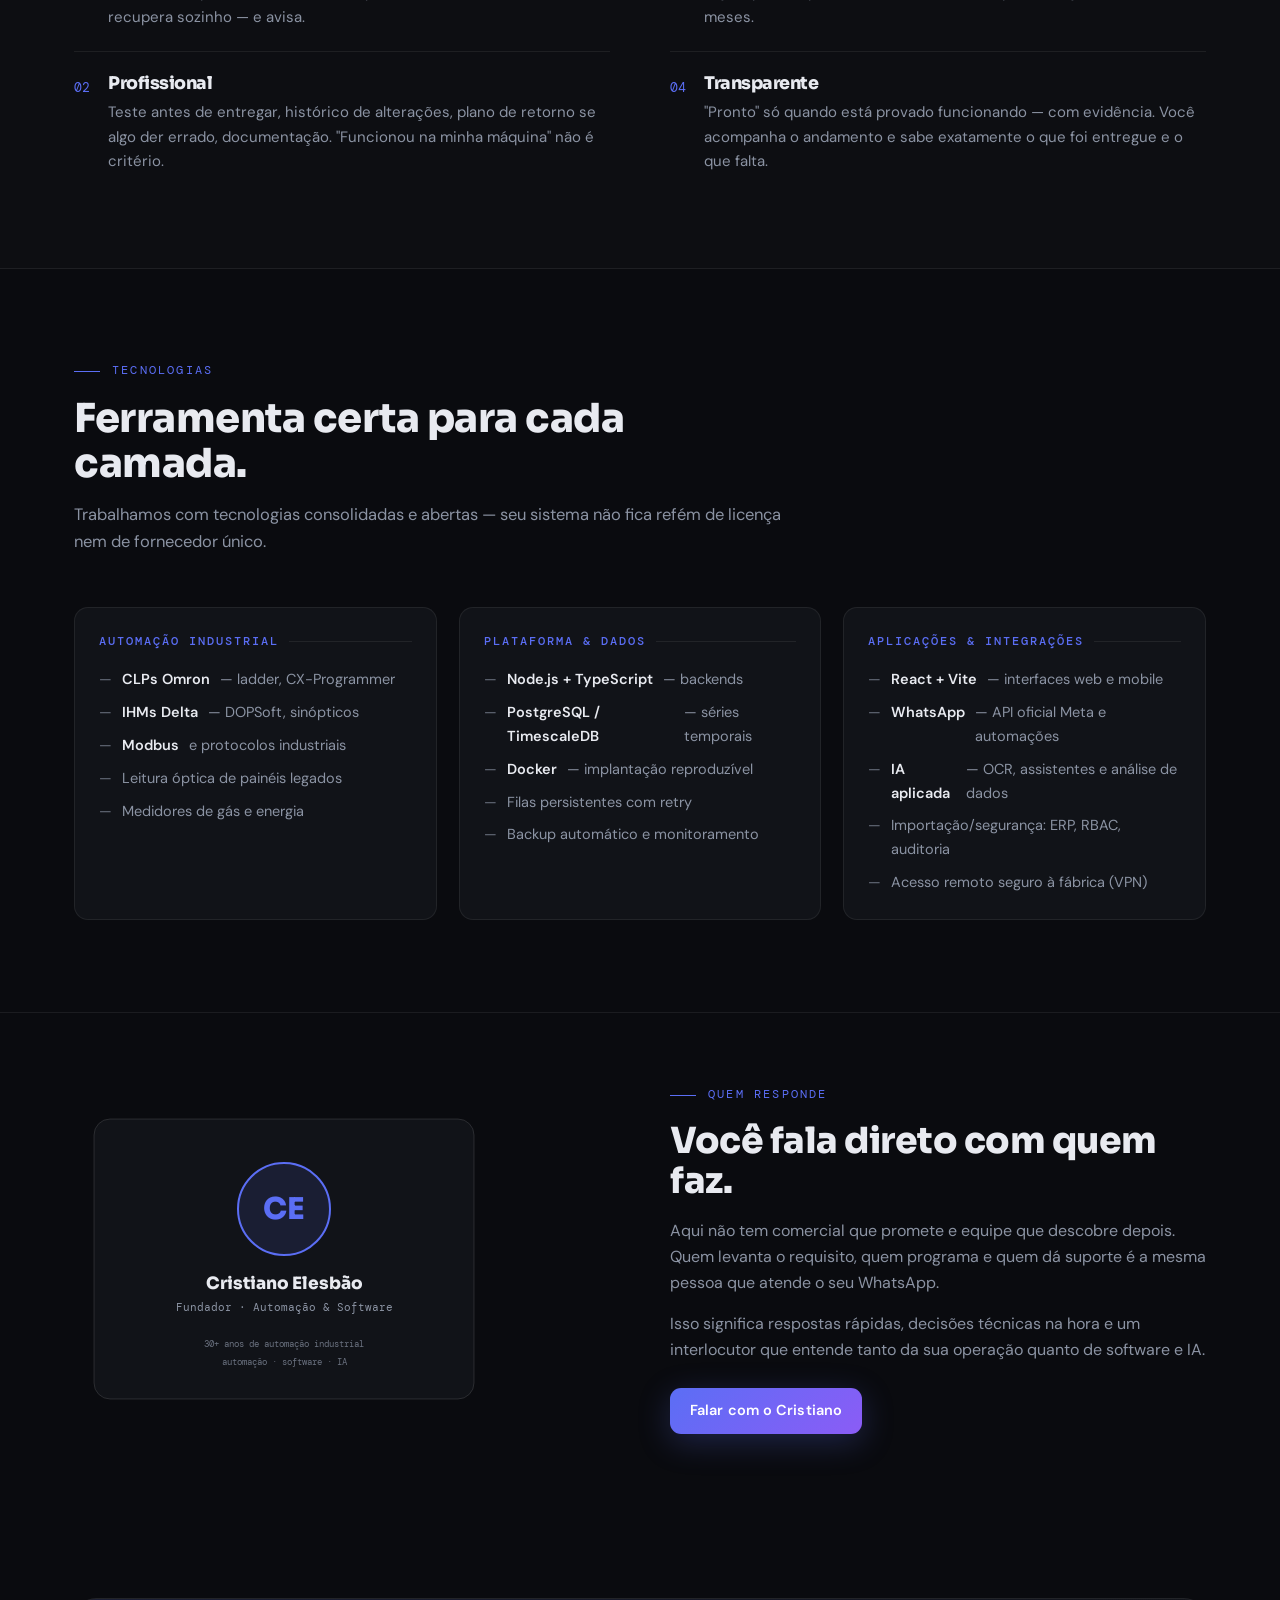
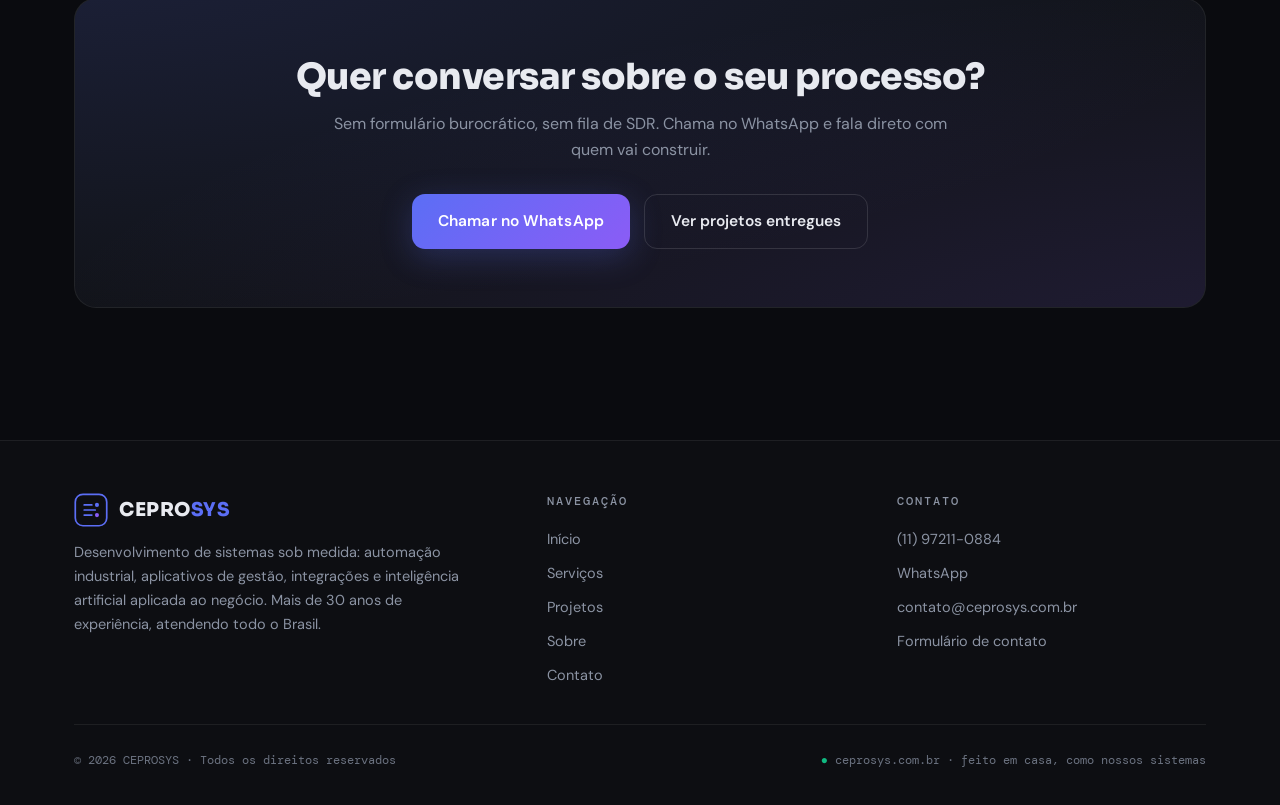
<file: sobre.html>
<!doctype html>
<html lang="pt-BR" class="dark">
<head>
  <meta charset="UTF-8" />
  <meta name="viewport" content="width=device-width, initial-scale=1.0" />
  <title>Sobre — 30 anos de indústria, automação e software | CEPROSYS</title>
  <meta name="description" content="A CEPROSYS une mais de 30 anos de automação industrial com desenvolvimento moderno de software e IA. Conheça nossa história, método e tecnologias." />
  <link rel="canonical" href="https://ceprosys.com.br/sobre.html" />
  <link rel="icon" type="image/svg+xml" href="/assets/img/favicon.svg" />
  <meta property="og:type" content="website" />
  <meta property="og:site_name" content="CEPROSYS" />
  <meta property="og:title" content="Sobre a CEPROSYS" />
  <meta property="og:description" content="30+ anos de engenharia + desenvolvimento moderno de software e IA. Sólido, documentado, sem gambiarra." />
  <meta property="og:url" content="https://ceprosys.com.br/sobre.html" />
  <meta property="og:locale" content="pt_BR" />
  <link rel="preconnect" href="https://fonts.googleapis.com" />
  <link rel="preconnect" href="https://fonts.gstatic.com" crossorigin />
  <link href="https://fonts.googleapis.com/css2?family=Sora:wght@600;700;800&family=DM+Sans:wght@400;500;700&family=DM+Mono:wght@400;500&display=swap" rel="stylesheet" />
  <link rel="stylesheet" href="/assets/css/site.css" />
</head>
<body>

<header class="topbar">
  <div class="wrap topbar-in">
    <a class="brand" href="/" aria-label="CEPROSYS — página inicial">
      <svg class="brand-mark" viewBox="0 0 40 40" fill="none" aria-hidden="true">
        <rect x="1.5" y="1.5" width="37" height="37" rx="9" stroke="url(#bm)" stroke-width="2"/>
        <path d="M12 12v16" stroke="url(#bm)" stroke-width="2" stroke-linecap="round"/>
        <path d="M12 14h9M12 20h13M12 26h9" stroke="url(#bm)" stroke-width="2" stroke-linecap="round"/>
        <circle cx="27" cy="14" r="2.4" fill="#5b6ef5"/><circle cx="27" cy="26" r="2.4" fill="#8b5cf6"/>
        <defs><linearGradient id="bm" x1="0" y1="0" x2="40" y2="40"><stop stop-color="#5b6ef5"/><stop offset="1" stop-color="#8b5cf6"/></linearGradient></defs>
      </svg>
      <span>
        <span class="brand-name">CEPRO<em>SYS</em></span>
        <span class="brand-tag" style="display:block">Sistemas · Automação · IA</span>
      </span>
    </a>
    <nav class="nav" id="siteNav" aria-label="Navegação principal">
      <a href="/">Início</a>
      <a href="/servicos.html">Serviços</a>
      <a href="/projetos.html">Projetos</a>
      <a href="/sobre.html" class="on">Sobre</a>
      <a href="/contato.html">Contato</a>
    </nav>
    <div class="top-actions">
      <button class="btn-ghost-icon" id="themeToggle" aria-label="Alternar tema"></button>
      <a class="btn-primary topbar-cta" href="https://wa.me/5511972110884?text=Ol%C3%A1!%20Vim%20pelo%20site%20ceprosys.com.br%20e%20quero%20falar%20sobre%20um%20projeto." target="_blank" rel="noopener">Falar no WhatsApp</a>
      <button class="nav-burger" id="navBurger" aria-label="Abrir menu" aria-expanded="false">
        <svg width="18" height="18" viewBox="0 0 24 24" fill="none" stroke="currentColor" stroke-width="2" stroke-linecap="round"><path d="M3 6h18M3 12h18M3 18h18"/></svg>
      </button>
    </div>
  </div>
</header>

<main>

  <section class="page-head">
    <div class="hero-grid-bg" aria-hidden="true"></div>
    <div class="wrap">
      <div class="sec-label">Sobre</div>
      <h1>Nascemos na indústria, onde sistema que falha para tudo. Hoje desenvolvemos para qualquer empresa.</h1>
      <p>A CEPROSYS junta competências que raramente andam juntas: décadas de automação industrial, desenvolvimento moderno de software e IA aplicada — a serviço de qualquer empresa que precise de sistemas bem construídos.</p>
    </div>
  </section>

  <section class="section">
    <div class="wrap split">
      <div class="fade">
        <div class="sec-label">Nossa história</div>
        <h2>De eletricista de painel a arquiteto de sistemas.</h2>
        <p>São mais de 30 anos dentro de indústria: painel elétrico, CLP, máquina parada, turno da madrugada. Conhecemos os problemas de fábrica porque vivemos cada um deles — não porque lemos a respeito.</p>
        <p>Com o tempo, uma constatação: <b>o maior gargalo das empresas não está nas máquinas — está na informação</b>. Produção anotada em papel, dado digitado em planilha, manutenção na memória de alguém, cobrança no improviso.</p>
        <p>A CEPROSYS existe para fechar esse buraco: levamos o rigor da automação industrial para o software de gestão, e a agilidade do software moderno — incluindo inteligência artificial — para a operação de qualquer setor.</p>
      </div>
      <div class="split-art fade d1" aria-hidden="true">
        <svg class="art-panel" viewBox="0 0 520 380" fill="none">
          <path d="M60 40 v300" stroke="var(--border2)" stroke-width="2"/>
          <g>
            <circle cx="60" cy="70" r="7" fill="var(--accent)"/>
            <rect x="88" y="48" width="330" height="46" rx="10" fill="var(--surface)" stroke="var(--border)"/>
            <text x="104" y="68" font-family="'DM Mono',monospace" font-size="10" fill="var(--accent)">ANOS 90</text>
            <text x="104" y="84" class="txt" font-size="11" fill="var(--muted)">Elétrica industrial e os primeiros CLPs na indústria</text>
          </g>
          <g>
            <circle cx="60" cy="150" r="7" fill="var(--accent)"/>
            <rect x="88" y="128" width="330" height="46" rx="10" fill="var(--surface)" stroke="var(--border)"/>
            <text x="104" y="148" font-family="'DM Mono',monospace" font-size="10" fill="var(--accent)">ANOS 2000–2010</text>
            <text x="104" y="164" class="txt" font-size="11" fill="var(--muted)">Automação de linhas de produção completas: máquinas, fornos, esteiras</text>
          </g>
          <g>
            <circle cx="60" cy="230" r="7" fill="var(--accent2)"/>
            <rect x="88" y="208" width="330" height="46" rx="10" fill="var(--surface)" stroke="var(--border)"/>
            <text x="104" y="228" font-family="'DM Mono',monospace" font-size="10" fill="var(--accent2)">ANOS 2020</text>
            <text x="104" y="244" class="txt" font-size="11" fill="var(--muted)">Sistemas web, dados em tempo real e integrações WhatsApp</text>
          </g>
          <g>
            <circle cx="60" cy="310" r="7" fill="var(--green)"/>
            <circle cx="60" cy="310" r="13" stroke="var(--green)" opacity=".4" class="blink"/>
            <rect x="88" y="288" width="330" height="46" rx="10" fill="var(--surface)" stroke="var(--green)" stroke-opacity=".5"/>
            <text x="104" y="308" font-family="'DM Mono',monospace" font-size="10" fill="var(--green)">HOJE</text>
            <text x="104" y="324" class="txt" font-size="11" fill="var(--muted)">Sistemas completos: automação + aplicativos + IA, em produção 24/7</text>
          </g>
        </svg>
      </div>
    </div>
  </section>

  <section class="section tight" style="background: color-mix(in srgb, var(--surface) 45%, transparent); border-top:1px solid var(--border); border-bottom:1px solid var(--border);">
    <div class="wrap">
      <div class="sec-head fade">
        <div class="sec-label">Princípios</div>
        <h2>Sólido. Profissional. Sem gambiarra.</h2>
        <p>Não é slogan — é critério de aceite. Todo sistema que entregamos passa por esse filtro antes de ir para produção.</p>
      </div>
      <div class="grid-2" style="gap:0 60px">
        <div>
          <div class="value-row fade">
            <span class="value-num">01</span>
            <div>
              <h3>Sólido</h3>
              <p>O sistema aguenta queda de energia, reinício de servidor e falha de rede. Estado persistido, fila com retry, nada "na memória". Se falhar, se recupera sozinho — e avisa.</p>
            </div>
          </div>
          <div class="value-row fade">
            <span class="value-num">02</span>
            <div>
              <h3>Profissional</h3>
              <p>Teste antes de entregar, histórico de alterações, plano de retorno se algo der errado, documentação. "Funcionou na minha máquina" não é critério.</p>
            </div>
          </div>
        </div>
        <div>
          <div class="value-row fade d1">
            <span class="value-num">03</span>
            <div>
              <h3>Feito para durar</h3>
              <p>Resolvemos a causa, não o sintoma. Solução que vale para o caso de hoje e para os próximos — sem remendo que cobra juros em três meses.</p>
            </div>
          </div>
          <div class="value-row fade d1">
            <span class="value-num">04</span>
            <div>
              <h3>Transparente</h3>
              <p>"Pronto" só quando está provado funcionando — com evidência. Você acompanha o andamento e sabe exatamente o que foi entregue e o que falta.</p>
            </div>
          </div>
        </div>
      </div>
    </div>
  </section>

  <section class="section">
    <div class="wrap">
      <div class="sec-head fade">
        <div class="sec-label">Tecnologias</div>
        <h2>Ferramenta certa para cada camada.</h2>
        <p>Trabalhamos com tecnologias consolidadas e abertas — seu sistema não fica refém de licença nem de fornecedor único.</p>
      </div>
      <div class="stack-cols">
        <div class="stack-col fade">
          <h4>Automação industrial</h4>
          <ul>
            <li><b>CLPs Omron</b> — ladder, CX-Programmer</li>
            <li><b>IHMs Delta</b> — DOPSoft, sinópticos</li>
            <li><b>Modbus</b> e protocolos industriais</li>
            <li>Leitura óptica de painéis legados</li>
            <li>Medidores de gás e energia</li>
          </ul>
        </div>
        <div class="stack-col fade d1">
          <h4>Plataforma &amp; dados</h4>
          <ul>
            <li><b>Node.js + TypeScript</b> — backends</li>
            <li><b>PostgreSQL / TimescaleDB</b> — séries temporais</li>
            <li><b>Docker</b> — implantação reproduzível</li>
            <li>Filas persistentes com retry</li>
            <li>Backup automático e monitoramento</li>
          </ul>
        </div>
        <div class="stack-col fade d2">
          <h4>Aplicações &amp; integrações</h4>
          <ul>
            <li><b>React + Vite</b> — interfaces web e mobile</li>
            <li><b>WhatsApp</b> — API oficial Meta e automações</li>
            <li><b>IA aplicada</b> — OCR, assistentes e análise de dados</li>
            <li>Importação/segurança: ERP, RBAC, auditoria</li>
            <li>Acesso remoto seguro à fábrica (VPN)</li>
          </ul>
        </div>
      </div>
    </div>
  </section>

  <section class="section tight" style="border-top:1px solid var(--border)">
    <div class="wrap split">
      <div class="split-art fade" aria-hidden="true" style="max-width:420px">
        <svg class="art-panel" viewBox="0 0 420 320" fill="none">
          <rect x="20" y="20" width="380" height="280" rx="16" fill="var(--surface)" stroke="var(--border2)"/>
          <circle cx="210" cy="110" r="46" fill="var(--accent-soft)" stroke="var(--accent)" stroke-width="2"/>
          <text x="210" y="120" text-anchor="middle" font-family="'Sora',sans-serif" font-weight="800" font-size="30" fill="var(--accent)">CE</text>
          <text x="210" y="190" text-anchor="middle" font-family="'Sora',sans-serif" font-weight="800" font-size="17" fill="var(--text)">Cristiano Elesbão</text>
          <text x="210" y="212" text-anchor="middle" class="txt" font-size="10.5" fill="var(--muted)">Fundador · Automação &amp; Software</text>
          <g font-family="'DM Mono',monospace" font-size="9" fill="var(--muted2)">
            <text x="210" y="248" text-anchor="middle">30+ anos de automação industrial</text>
            <text x="210" y="266" text-anchor="middle">automação · software · IA</text>
          </g>
        </svg>
      </div>
      <div class="fade d1">
        <div class="sec-label">Quem responde</div>
        <h2>Você fala direto com quem faz.</h2>
        <p>Aqui não tem comercial que promete e equipe que descobre depois. Quem levanta o requisito, quem programa e quem dá suporte é a mesma pessoa que atende o seu WhatsApp.</p>
        <p>Isso significa respostas rápidas, decisões técnicas na hora e um interlocutor que entende tanto da sua operação quanto de software e IA.</p>
        <div style="margin-top:24px">
          <a class="btn-primary" href="/contato.html">Falar com o Cristiano</a>
        </div>
      </div>
    </div>
  </section>

  <section class="section">
    <div class="wrap">
      <div class="cta-band fade">
        <h2>Quer conversar sobre o seu processo?</h2>
        <p>Sem formulário burocrático, sem fila de SDR. Chama no WhatsApp e fala direto com quem vai construir.</p>
        <div class="hero-ctas">
          <a class="btn-primary btn-lg" href="https://wa.me/5511972110884?text=Ol%C3%A1!%20Vim%20pelo%20site%20ceprosys.com.br%20e%20quero%20falar%20sobre%20um%20projeto." target="_blank" rel="noopener">Chamar no WhatsApp</a>
          <a class="btn-outline btn-lg" href="/projetos.html">Ver projetos entregues</a>
        </div>
      </div>
    </div>
  </section>

</main>

<footer class="footer">
  <div class="wrap">
    <div class="footer-in">
      <div>
        <a class="brand" href="/">
          <svg class="brand-mark" viewBox="0 0 40 40" fill="none" aria-hidden="true">
            <rect x="1.5" y="1.5" width="37" height="37" rx="9" stroke="url(#bmf)" stroke-width="2"/>
            <path d="M12 12v16" stroke="url(#bmf)" stroke-width="2" stroke-linecap="round"/>
            <path d="M12 14h9M12 20h13M12 26h9" stroke="url(#bmf)" stroke-width="2" stroke-linecap="round"/>
            <circle cx="27" cy="14" r="2.4" fill="#5b6ef5"/><circle cx="27" cy="26" r="2.4" fill="#8b5cf6"/>
            <defs><linearGradient id="bmf" x1="0" y1="0" x2="40" y2="40"><stop stop-color="#5b6ef5"/><stop offset="1" stop-color="#8b5cf6"/></linearGradient></defs>
          </svg>
          <span><span class="brand-name">CEPRO<em>SYS</em></span></span>
        </a>
        <p>Desenvolvimento de sistemas sob medida: automação industrial, aplicativos de gestão, integrações e inteligência artificial aplicada ao negócio. Mais de 30 anos de experiência, atendendo todo o Brasil.</p>
      </div>
      <div>
        <h4>Navegação</h4>
        <div class="footer-links">
          <a href="/">Início</a>
          <a href="/servicos.html">Serviços</a>
          <a href="/projetos.html">Projetos</a>
          <a href="/sobre.html">Sobre</a>
          <a href="/contato.html">Contato</a>
        </div>
      </div>
      <div>
        <h4>Contato</h4>
        <div class="footer-links">
          <a href="tel:+5511972110884">(11) 97211-0884</a>
          <a href="https://wa.me/5511972110884" target="_blank" rel="noopener">WhatsApp</a>
          <a href="mailto:contato@ceprosys.com.br">contato@ceprosys.com.br</a>
          <a href="/contato.html">Formulário de contato</a>
        </div>
      </div>
    </div>
    <div class="footer-bottom">
      <span>© <span data-year>2026</span> CEPROSYS · Todos os direitos reservados</span>
      <span><span class="up">●</span> ceprosys.com.br · feito em casa, como nossos sistemas</span>
    </div>
  </div>
</footer>

<a class="wa-float" href="https://wa.me/5511972110884?text=Ol%C3%A1!%20Vim%20pelo%20site%20ceprosys.com.br." target="_blank" rel="noopener" aria-label="Falar no WhatsApp">
  <svg width="26" height="26" viewBox="0 0 24 24" fill="currentColor"><path d="M12 2a9.9 9.9 0 0 0-8.5 15.1L2 22l5-1.4A10 10 0 1 0 12 2zm0 18.2a8.2 8.2 0 0 1-4.2-1.1l-.3-.2-3 .8.8-2.9-.2-.3A8.2 8.2 0 1 1 12 20.2zm4.6-6.1c-.3-.1-1.5-.7-1.7-.8-.2-.1-.4-.1-.6.1-.2.3-.7.8-.8 1-.1.2-.3.2-.5.1a6.7 6.7 0 0 1-2-1.2 7.4 7.4 0 0 1-1.4-1.7c-.1-.3 0-.4.1-.5l.4-.5c.1-.2.2-.3.3-.5v-.5c0-.1-.6-1.4-.8-1.9-.2-.5-.4-.4-.6-.4h-.5c-.2 0-.5.1-.7.3a2.8 2.8 0 0 0-.9 2.1c0 1.2.9 2.4 1 2.6.1.2 1.8 2.8 4.4 3.9a15 15 0 0 0 1.5.5 3.6 3.6 0 0 0 1.6.1c.5-.1 1.5-.6 1.7-1.2.2-.6.2-1.1.1-1.2l-.4-.2z"/></svg>
</a>

<script src="/assets/js/site.js"></script>
</body>
</html>
</file>
<file: assets/css/site.css>
/* ============================================================
   CEPROSYS — ceprosys.com.br
   Automação industrial: CLP · Supervisórios · Aplicativos
   ============================================================ */

:root, .dark {
  --bg:        #0a0b0f;
  --surface:   #111318;
  --surface2:  #181b22;
  --border:    rgba(255,255,255,0.07);
  --border2:   rgba(255,255,255,0.12);
  --text:      #e8eaf0;
  --muted:     #8b93a3;
  --muted2:    #6b7280;
  --accent:    #5b6ef5;
  --accent2:   #8b5cf6;
  --accent-soft: rgba(91,110,245,0.12);
  --green:     #10b981;
  --amber:     #f59e0b;
  --red:       #ef4444;
  --teal:      #2dd4bf;
  --line-grid: rgba(255,255,255,0.035);
  --noise-opacity: 0.4;
  --glow: 0 8px 32px rgba(91,110,245,0.25);
  color-scheme: dark;
}

.light {
  --bg:        #f5f6fa;
  --surface:   #ffffff;
  --surface2:  #eef0f6;
  --border:    rgba(15,23,42,0.09);
  --border2:   rgba(15,23,42,0.16);
  --text:      #0f172a;
  --muted:     #64748b;
  --muted2:    #94a3b8;
  --accent:    #4f46e5;
  --accent2:   #7c3aed;
  --accent-soft: rgba(79,70,229,0.10);
  --green:     #059669;
  --amber:     #d97706;
  --red:       #dc2626;
  --teal:      #0d9488;
  --line-grid: rgba(15,23,42,0.05);
  --noise-opacity: 0.10;
  --glow: 0 8px 28px rgba(79,70,229,0.18);
  color-scheme: light;
}

* { margin: 0; padding: 0; box-sizing: border-box; }

html { scroll-behavior: smooth; }

body {
  background: var(--bg);
  color: var(--text);
  font-family: 'DM Sans', system-ui, -apple-system, sans-serif;
  font-size: 16px;
  line-height: 1.65;
  -webkit-font-smoothing: antialiased;
  overflow-x: hidden;
}

/* ruído fractal sutil */
body::before {
  content: ''; position: fixed; inset: 0; pointer-events: none; z-index: 0;
  background-image: url("data:image/svg+xml,%3Csvg viewBox='0 0 200 200' xmlns='http://www.w3.org/2000/svg'%3E%3Cfilter id='n'%3E%3CfeTurbulence type='fractalNoise' baseFrequency='0.9' numOctaves='4' stitchTiles='stitch'/%3E%3C/filter%3E%3Crect width='100%25' height='100%25' filter='url(%23n)' opacity='0.03'/%3E%3C/svg%3E");
  background-size: 200px 200px;
  opacity: var(--noise-opacity);
}

::selection { background: var(--accent); color: #fff; }

h1, h2, h3, .display {
  font-family: 'Sora', sans-serif;
  font-weight: 800;
  letter-spacing: -0.5px;
  line-height: 1.12;
}

.mono { font-family: 'DM Mono', monospace; }

a { color: inherit; text-decoration: none; }
img, svg { display: block; max-width: 100%; }
ul { list-style: none; }
button { font: inherit; cursor: pointer; }

.wrap { max-width: 1180px; margin: 0 auto; padding: 0 24px; position: relative; z-index: 1; }

/* ---------------- topbar ---------------- */

.topbar {
  position: sticky; top: 0; z-index: 50;
  backdrop-filter: blur(12px); -webkit-backdrop-filter: blur(12px);
  background: color-mix(in srgb, var(--bg) 72%, transparent);
  border-bottom: 1px solid var(--border);
}
.topbar-in {
  display: flex; align-items: center; justify-content: space-between;
  height: 68px;
}
.brand { display: flex; align-items: center; gap: 11px; }
.brand-mark { width: 34px; height: 34px; flex: none; }
.brand-name {
  font-family: 'Sora', sans-serif; font-weight: 800; font-size: 19px;
  letter-spacing: 0.5px;
}
.brand-name em { font-style: normal; color: var(--accent); }
.brand-tag {
  font-family: 'DM Mono', monospace; font-size: 10px; color: var(--muted2);
  letter-spacing: 1.5px; text-transform: uppercase; margin-top: -3px;
}

.nav { display: flex; align-items: center; gap: 4px; }
.nav a {
  padding: 8px 14px; border-radius: 8px; font-size: 14.5px; font-weight: 500;
  color: var(--muted); transition: color .18s, background .18s;
}
.nav a:hover { color: var(--text); background: var(--surface2); }
.nav a.on { color: var(--text); }
.nav a.on::after {
  content: ''; display: block; height: 2px; margin-top: 1px;
  background: linear-gradient(90deg, var(--accent), var(--accent2));
  border-radius: 2px;
}

.top-actions { display: flex; align-items: center; gap: 10px; }

.btn-ghost-icon {
  width: 38px; height: 38px; display: grid; place-items: center;
  background: none; border: 1px solid var(--border); border-radius: 10px;
  color: var(--muted); transition: color .18s, border-color .18s, transform .18s;
}
.btn-ghost-icon:hover { color: var(--text); border-color: var(--border2); transform: translateY(-1px); }

.btn-primary {
  display: inline-flex; align-items: center; gap: 9px;
  padding: 11px 20px; border: 0; border-radius: 11px;
  background: linear-gradient(135deg, var(--accent), var(--accent2));
  color: #fff; font-weight: 600; font-size: 14.5px; letter-spacing: 0.1px;
  box-shadow: var(--glow);
  transition: transform .18s, box-shadow .18s, filter .18s;
}
.btn-primary:hover { transform: translateY(-2px); filter: brightness(1.08); }

.btn-outline {
  display: inline-flex; align-items: center; gap: 9px;
  padding: 11px 20px; border-radius: 11px;
  border: 1px solid var(--border2); background: transparent;
  color: var(--text); font-weight: 600; font-size: 14.5px;
  transition: border-color .18s, background .18s, transform .18s;
}
.btn-outline:hover { border-color: var(--accent); background: var(--accent-soft); transform: translateY(-2px); }

.btn-lg { padding: 14px 26px; font-size: 15.5px; border-radius: 13px; }

/* hamburger */
.nav-burger { display: none; }

@media (max-width: 900px) {
  .nav {
    display: none;
    position: absolute; top: 68px; left: 0; right: 0;
    flex-direction: column; align-items: stretch; gap: 2px;
    background: var(--surface);
    border-bottom: 1px solid var(--border);
    padding: 10px 16px 16px;
  }
  .nav.open { display: flex; }
  .nav a { padding: 12px 14px; font-size: 16px; }
  .nav a.on::after { display: none; }
  .nav a.on { background: var(--accent-soft); color: var(--accent); }
  .nav-burger {
    display: grid; place-items: center;
    width: 38px; height: 38px;
    background: none; border: 1px solid var(--border); border-radius: 10px; color: var(--text);
  }
  .topbar-cta { display: none; }
}

/* ---------------- hero ---------------- */

.hero { position: relative; padding: 84px 0 72px; overflow: hidden; }

.hero-grid-bg {
  position: absolute; inset: 0; pointer-events: none;
  background-image:
    linear-gradient(var(--line-grid) 1px, transparent 1px),
    linear-gradient(90deg, var(--line-grid) 1px, transparent 1px);
  background-size: 56px 56px;
  mask-image: radial-gradient(ellipse 90% 80% at 60% 20%, #000 30%, transparent 75%);
  -webkit-mask-image: radial-gradient(ellipse 90% 80% at 60% 20%, #000 30%, transparent 75%);
}

.hero-in {
  display: grid; grid-template-columns: minmax(0, 1.05fr) minmax(0, 0.95fr);
  gap: 56px; align-items: center;
}

.hero-kicker {
  display: inline-flex; align-items: center; gap: 9px;
  font-family: 'DM Mono', monospace; font-size: 12px; letter-spacing: 1.8px;
  text-transform: uppercase; color: var(--muted);
  border: 1px solid var(--border); border-radius: 999px;
  padding: 7px 14px; margin-bottom: 26px;
  background: color-mix(in srgb, var(--surface) 70%, transparent);
}
.dot-live {
  width: 7px; height: 7px; border-radius: 50%; background: var(--green);
  box-shadow: 0 0 0 0 rgba(16,185,129,0.6);
  animation: pulse 2.2s infinite;
}
@keyframes pulse {
  0% { box-shadow: 0 0 0 0 rgba(16,185,129,0.55); }
  70% { box-shadow: 0 0 0 8px rgba(16,185,129,0); }
  100% { box-shadow: 0 0 0 0 rgba(16,185,129,0); }
}

.hero h1 { font-size: clamp(31px, 3.7vw, 46px); margin-bottom: 22px; }
.hero h1 .grad {
  background: linear-gradient(100deg, var(--accent) 10%, var(--accent2) 90%);
  -webkit-background-clip: text; background-clip: text; color: transparent;
}
.hero-sub { font-size: 17.5px; color: var(--muted); max-width: 54ch; margin-bottom: 34px; }
.hero-ctas { display: flex; flex-wrap: wrap; gap: 14px; }

.hero-art { position: relative; }

@media (max-width: 980px) {
  .hero { padding: 56px 0 48px; }
  .hero-in { grid-template-columns: 1fr; gap: 44px; }
  .hero-art { max-width: 560px; }
}

/* ---------------- stats strip ---------------- */

.stats {
  border-top: 1px solid var(--border); border-bottom: 1px solid var(--border);
  background: color-mix(in srgb, var(--surface) 55%, transparent);
}
.stats-in {
  display: grid; grid-template-columns: repeat(4, 1fr);
}
.stat {
  padding: 26px 18px; text-align: center;
  border-left: 1px solid var(--border);
}
.stat:first-child { border-left: 0; }
.stat b {
  display: block; font-family: 'Sora', sans-serif; font-weight: 800;
  font-size: clamp(24px, 3vw, 34px); letter-spacing: -0.5px;
}
.stat b i { font-style: normal; color: var(--accent); }
.stat span {
  font-family: 'DM Mono', monospace; font-size: 11.5px; letter-spacing: 1.4px;
  text-transform: uppercase; color: var(--muted);
}
@media (max-width: 760px) {
  .stats-in { grid-template-columns: repeat(2, 1fr); }
  .stat:nth-child(3) { border-left: 0; }
  .stat:nth-child(n+3) { border-top: 1px solid var(--border); }
}

/* ---------------- sections ---------------- */

.section { padding: 92px 0; }
.section.tight { padding: 72px 0; }

.sec-head { margin-bottom: 52px; max-width: 720px; }
.sec-label {
  font-family: 'DM Mono', monospace; font-size: 12px; letter-spacing: 2.2px;
  text-transform: uppercase; color: var(--accent);
  display: flex; align-items: center; gap: 12px; margin-bottom: 16px;
}
.sec-label::before {
  content: ''; width: 26px; height: 1px; background: var(--accent);
}
.sec-head h2 { font-size: clamp(27px, 3.4vw, 40px); margin-bottom: 14px; }
.sec-head p { color: var(--muted); font-size: 16.5px; }

.sec-head.center { margin-left: auto; margin-right: auto; text-align: center; }
.sec-head.center .sec-label { justify-content: center; }
.sec-head.center .sec-label::before { display: none; }

/* ---------------- cards ---------------- */

.grid-3 { display: grid; grid-template-columns: repeat(3, 1fr); gap: 22px; }
.grid-2 { display: grid; grid-template-columns: repeat(2, 1fr); gap: 22px; }
@media (max-width: 980px) { .grid-3 { grid-template-columns: 1fr; } .grid-2 { grid-template-columns: 1fr; } }

.card {
  background: var(--surface);
  border: 1px solid var(--border);
  border-radius: 16px;
  padding: 30px 28px;
  transition: transform .22s ease, box-shadow .22s ease, border-color .22s ease;
}
.card:hover {
  transform: translateY(-3px);
  border-color: var(--border2);
  box-shadow: 0 18px 44px rgba(0,0,0,0.35);
}
.light .card:hover { box-shadow: 0 18px 44px rgba(15,23,42,0.10); }

.card-icon {
  width: 46px; height: 46px; border-radius: 12px;
  display: grid; place-items: center; margin-bottom: 20px;
  background: var(--accent-soft); color: var(--accent);
  border: 1px solid color-mix(in srgb, var(--accent) 25%, transparent);
}
.card-icon.green { background: rgba(16,185,129,0.10); color: var(--green); border-color: rgba(16,185,129,0.25); }
.card-icon.amber { background: rgba(245,158,11,0.10); color: var(--amber); border-color: rgba(245,158,11,0.25); }
.card-icon.teal  { background: rgba(45,212,191,0.10); color: var(--teal); border-color: rgba(45,212,191,0.25); }
.card-icon.violet{ background: rgba(139,92,246,0.10); color: var(--accent2); border-color: rgba(139,92,246,0.25); }
.card-icon.red   { background: rgba(239,68,68,0.10); color: var(--red); border-color: rgba(239,68,68,0.25); }

.card h3 { font-size: 19.5px; margin-bottom: 10px; letter-spacing: -0.3px; }
.card p { color: var(--muted); font-size: 15px; }

.card .tick-list { margin-top: 16px; display: grid; gap: 8px; }
.tick-list li {
  display: flex; gap: 10px; align-items: baseline;
  font-size: 14.5px; color: var(--muted);
}
.tick-list li::before {
  content: '▸'; color: var(--accent); font-size: 12px; flex: none;
  transform: translateY(-1px);
}

.card-link {
  display: inline-flex; align-items: center; gap: 7px;
  margin-top: 20px; font-weight: 600; font-size: 14.5px; color: var(--accent);
}
.card-link svg { transition: transform .18s; }
.card:hover .card-link svg { transform: translateX(3px); }

/* ---------------- case cards (portfólio) ---------------- */

.case {
  background: var(--surface);
  border: 1px solid var(--border);
  border-radius: 18px;
  overflow: hidden;
  transition: transform .22s ease, box-shadow .22s ease, border-color .22s ease;
  display: flex; flex-direction: column;
}
.case:hover {
  transform: translateY(-3px);
  border-color: var(--border2);
  box-shadow: 0 20px 48px rgba(0,0,0,0.38);
}
.light .case:hover { box-shadow: 0 20px 48px rgba(15,23,42,0.10); }

.case-visual {
  background: var(--surface2);
  border-bottom: 1px solid var(--border);
  padding: 22px 22px 0;
  min-height: 190px;
  display: flex; align-items: flex-end; justify-content: center;
}
.case-body { padding: 26px 26px 28px; flex: 1; display: flex; flex-direction: column; }
.case-tags { display: flex; flex-wrap: wrap; gap: 7px; margin-bottom: 14px; }
.tag {
  font-family: 'DM Mono', monospace; font-size: 11px; letter-spacing: 0.6px;
  color: var(--muted); border: 1px solid var(--border); border-radius: 999px;
  padding: 4px 11px; background: color-mix(in srgb, var(--surface2) 70%, transparent);
}
.case-body h3 { font-size: 19px; margin-bottom: 10px; letter-spacing: -0.3px; }
.case-body > p { color: var(--muted); font-size: 14.5px; flex: 1; }
.case-result {
  margin-top: 18px; padding-top: 16px; border-top: 1px dashed var(--border2);
  display: flex; gap: 10px; align-items: baseline;
  font-size: 13.5px; color: var(--muted);
}
.case-result b { color: var(--text); font-weight: 600; }
.case-result::before {
  content: '»'; color: var(--green); font-weight: 700; flex: none;
}

/* ---------------- process (como trabalhamos) ---------------- */

.steps { display: grid; grid-template-columns: repeat(4, 1fr); gap: 0; counter-reset: step; }
.step {
  position: relative; padding: 28px 26px 8px;
  border-left: 1px solid var(--border);
}
.step::before {
  counter-increment: step;
  content: '0' counter(step);
  font-family: 'DM Mono', monospace; font-size: 13px; color: var(--accent);
  letter-spacing: 1px;
  display: block; margin-bottom: 14px;
}
.step::after {
  content: ''; position: absolute; left: -1px; top: 28px;
  width: 1px; height: 30px; background: var(--accent);
}
.step h3 { font-size: 17px; margin-bottom: 9px; }
.step p { color: var(--muted); font-size: 14.5px; }
@media (max-width: 980px) {
  .steps { grid-template-columns: 1fr 1fr; }
  .step { padding-bottom: 28px; }
}
@media (max-width: 620px) { .steps { grid-template-columns: 1fr; } }

/* ---------------- split (texto + arte) ---------------- */

.split {
  display: grid; grid-template-columns: 1fr 1fr; gap: 60px; align-items: center;
}
.split.rev > .split-art { order: -1; }
@media (max-width: 980px) {
  .split { grid-template-columns: 1fr; gap: 40px; }
  .split.rev > .split-art { order: 0; }
}
.split h2 { font-size: clamp(25px, 3vw, 36px); margin-bottom: 16px; }
.split p { color: var(--muted); margin-bottom: 14px; }
.split p b, .split p strong { color: var(--text); }

/* ---------------- banda CTA ---------------- */

.cta-band {
  position: relative; overflow: hidden;
  background: var(--surface);
  border: 1px solid var(--border);
  border-radius: 22px;
  padding: 58px 48px;
  text-align: center;
}
.cta-band::before {
  content: ''; position: absolute; inset: -40%;
  background:
    radial-gradient(ellipse at 20% 10%, color-mix(in srgb, var(--accent) 16%, transparent), transparent 55%),
    radial-gradient(ellipse at 85% 90%, color-mix(in srgb, var(--accent2) 14%, transparent), transparent 55%);
  pointer-events: none;
}
.cta-band > * { position: relative; }
.cta-band h2 { font-size: clamp(24px, 3vw, 36px); margin-bottom: 14px; }
.cta-band p { color: var(--muted); max-width: 56ch; margin: 0 auto 30px; }
.cta-band .hero-ctas { justify-content: center; }
@media (max-width: 620px) { .cta-band { padding: 44px 24px; } }

/* ---------------- página: header interno ---------------- */

.page-head {
  padding: 72px 0 56px;
  border-bottom: 1px solid var(--border);
  position: relative; overflow: hidden;
}
.page-head h1 { font-size: clamp(30px, 4vw, 46px); margin-bottom: 16px; max-width: 20ch; }
.page-head p { color: var(--muted); font-size: 17px; max-width: 62ch; }

/* ---------------- tabela técnica / stack ---------------- */

.stack-cols { display: grid; grid-template-columns: repeat(3, 1fr); gap: 22px; }
@media (max-width: 900px) { .stack-cols { grid-template-columns: 1fr; } }
.stack-col {
  border: 1px solid var(--border); border-radius: 14px;
  background: var(--surface); padding: 24px;
}
.stack-col h4 {
  font-family: 'DM Mono', monospace; font-weight: 500; font-size: 12px;
  letter-spacing: 2px; text-transform: uppercase; color: var(--accent);
  margin-bottom: 16px; display: flex; align-items: center; gap: 10px;
}
.stack-col h4::after { content: ''; flex: 1; height: 1px; background: var(--border); }
.stack-col ul { display: grid; gap: 9px; }
.stack-col li { font-size: 14.5px; color: var(--muted); display: flex; gap: 10px; }
.stack-col li::before { content: '—'; color: var(--muted2); flex: none; }
.stack-col li b { color: var(--text); font-weight: 600; }

/* ---------------- valores (sobre) ---------------- */

.value-row {
  display: flex; gap: 18px; padding: 22px 0;
  border-bottom: 1px solid var(--border);
}
.value-row:last-child { border-bottom: 0; }
.value-num {
  font-family: 'DM Mono', monospace; font-size: 13px; color: var(--accent);
  padding-top: 3px; flex: none;
}
.value-row h3 { font-size: 17.5px; margin-bottom: 6px; }
.value-row p { color: var(--muted); font-size: 15px; }

/* ---------------- contato ---------------- */

.contact-grid { display: grid; grid-template-columns: 0.9fr 1.1fr; gap: 46px; align-items: start; }
@media (max-width: 940px) { .contact-grid { grid-template-columns: 1fr; } }

.contact-item {
  display: flex; gap: 16px; padding: 18px 0;
  border-bottom: 1px solid var(--border);
}
.contact-item:last-child { border-bottom: 0; }
.contact-item .card-icon { margin-bottom: 0; width: 42px; height: 42px; flex: none; }
.contact-item h3 { font-size: 15.5px; margin-bottom: 3px; }
.contact-item p { color: var(--muted); font-size: 14.5px; }
.contact-item a.big {
  font-family: 'DM Mono', monospace; font-size: 17px; color: var(--text);
  transition: color .15s;
}
.contact-item a.big:hover { color: var(--accent); }

.form-card {
  background: var(--surface); border: 1px solid var(--border);
  border-radius: 18px; padding: 34px;
}
.form-card h3 { font-size: 20px; margin-bottom: 6px; }
.form-card .form-sub { color: var(--muted); font-size: 14.5px; margin-bottom: 26px; }
.field { margin-bottom: 18px; }
.field label {
  display: block; font-family: 'DM Mono', monospace; font-size: 11.5px;
  letter-spacing: 1.6px; text-transform: uppercase; color: var(--muted);
  margin-bottom: 8px;
}
.field input, .field textarea, .field select {
  width: 100%;
  background: var(--surface2);
  border: 1px solid var(--border);
  border-radius: 11px;
  color: var(--text);
  font-family: 'DM Mono', monospace; font-size: 14.5px;
  padding: 13px 15px;
  outline: none;
  transition: border-color .18s, box-shadow .18s;
}
.field textarea { min-height: 130px; resize: vertical; font-family: 'DM Sans', sans-serif; }
.field input:focus, .field textarea:focus, .field select:focus {
  border-color: var(--accent);
  box-shadow: 0 0 0 3px color-mix(in srgb, var(--accent) 22%, transparent);
}
.form-row { display: grid; grid-template-columns: 1fr 1fr; gap: 16px; }
@media (max-width: 620px) { .form-row { grid-template-columns: 1fr; } .form-card { padding: 26px 22px; } }
.form-note { margin-top: 14px; font-size: 13px; color: var(--muted2); }

/* ---------------- footer ---------------- */

.footer {
  border-top: 1px solid var(--border);
  background: color-mix(in srgb, var(--surface) 45%, transparent);
  padding: 52px 0 34px;
  margin-top: 40px;
}
.footer-in {
  display: grid; grid-template-columns: 1.4fr 1fr 1fr; gap: 40px;
  padding-bottom: 36px; border-bottom: 1px solid var(--border);
}
@media (max-width: 820px) { .footer-in { grid-template-columns: 1fr; gap: 28px; } }
.footer p { color: var(--muted); font-size: 14.5px; max-width: 40ch; margin-top: 14px; }
.footer h4 {
  font-family: 'DM Mono', monospace; font-weight: 500; font-size: 11.5px;
  letter-spacing: 2px; text-transform: uppercase; color: var(--muted);
  margin-bottom: 16px;
}
.footer-links { display: grid; gap: 10px; }
.footer-links a { color: var(--muted); font-size: 14.5px; transition: color .15s; }
.footer-links a:hover { color: var(--text); }
.footer-bottom {
  display: flex; flex-wrap: wrap; gap: 12px; justify-content: space-between;
  padding-top: 26px;
  font-family: 'DM Mono', monospace; font-size: 12px; color: var(--muted2);
}
.footer-bottom .up { color: var(--green); }

/* ---------------- animação de entrada ---------------- */

.fade {
  opacity: 0; transform: translateY(18px);
  transition: opacity .6s ease, transform .6s ease;
}
.fade.in { opacity: 1; transform: none; }
.fade.d1 { transition-delay: .08s; }
.fade.d2 { transition-delay: .16s; }
.fade.d3 { transition-delay: .24s; }
@media (prefers-reduced-motion: reduce) {
  .fade { opacity: 1; transform: none; transition: none; }
  .dot-live { animation: none; }
  html { scroll-behavior: auto; }
}

/* ---------------- whatsapp flutuante ---------------- */

.wa-float {
  position: fixed; right: 22px; bottom: 22px; z-index: 60;
  width: 54px; height: 54px; border-radius: 50%;
  display: grid; place-items: center;
  background: #25d366; color: #fff;
  box-shadow: 0 10px 28px rgba(37,211,102,0.4);
  transition: transform .18s;
}
.wa-float:hover { transform: translateY(-3px) scale(1.05); }

/* ---------------- svg art helpers ---------------- */

.art-panel { width: 100%; height: auto; }
.art-panel .ln { stroke: var(--border2); }
.art-panel .txt { fill: var(--muted); font-family: 'DM Mono', monospace; }

/* scanline sutil no hero art */
.hero-art .scan {
  animation: scan 5.5s linear infinite;
}
@keyframes scan {
  0% { transform: translateX(0); opacity: 0; }
  6% { opacity: .7; }
  50% { opacity: .7; }
  100% { transform: translateX(430px); opacity: 0; }
}
@media (prefers-reduced-motion: reduce) { .hero-art .scan { animation: none; opacity: 0; } }

.blink { animation: blink 1.8s steps(1) infinite; }
@keyframes blink { 50% { opacity: 0.25; } }
@media (prefers-reduced-motion: reduce) { .blink { animation: none; } }
</file>
